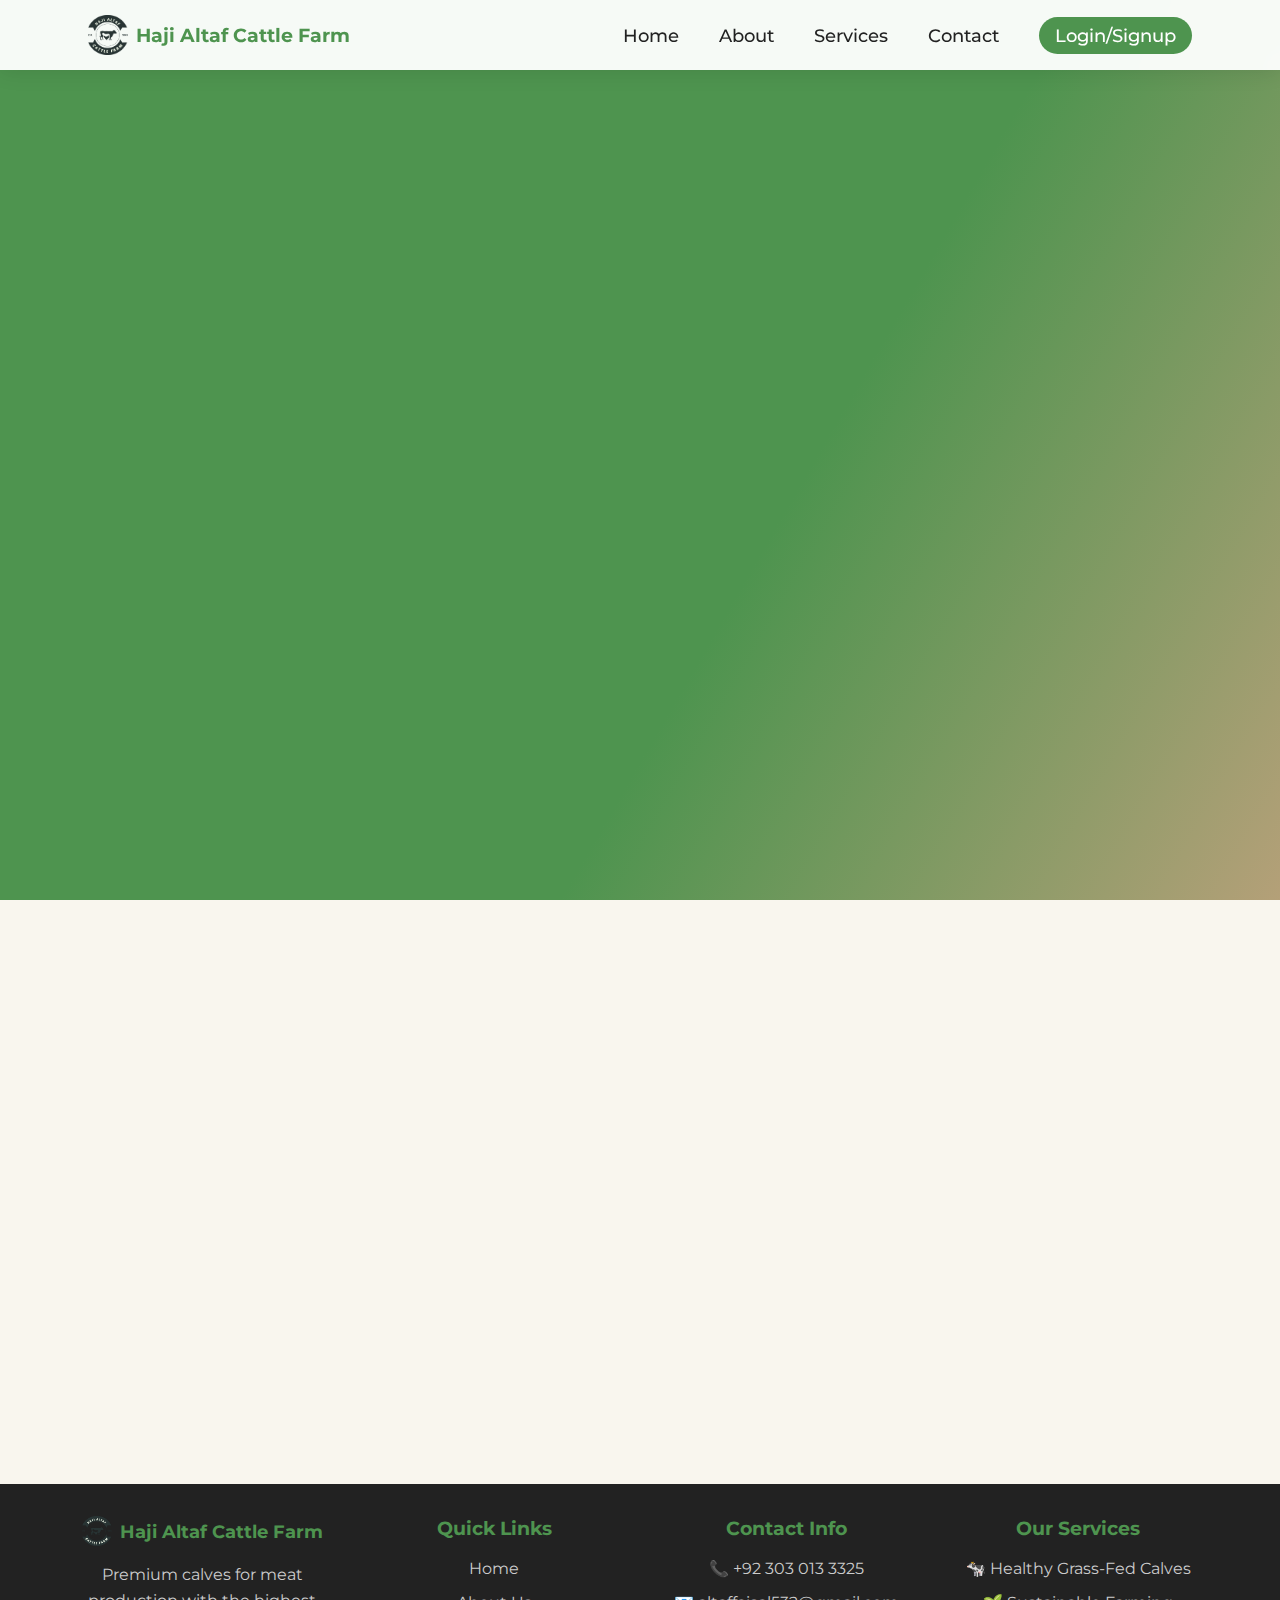
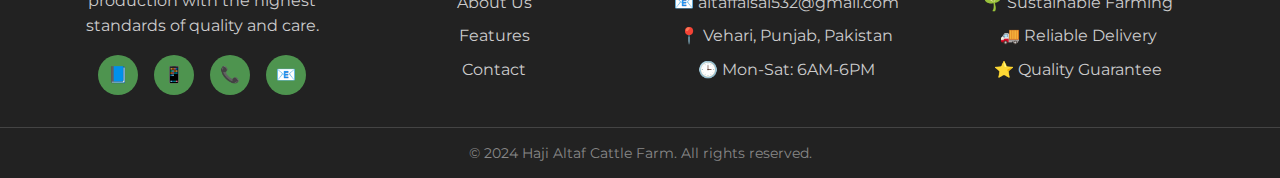
<file: index.html>
<!DOCTYPE html>
<html lang="en">
<head>
  <meta charset="UTF-8">
  <meta name="viewport" content="width=device-width, initial-scale=1.0">
  <title>Haji Altaf Cattle Farm</title>
  <link rel="preconnect" href="https://fonts.googleapis.com">
  <link rel="preconnect" href="https://fonts.gstatic.com" crossorigin>
  <link href="https://fonts.googleapis.com/css2?family=Montserrat:wght@700;400&display=swap" rel="stylesheet">
  <link rel="stylesheet" href="home.css">
  <link rel="icon" type="image" href="/Farmtransparent.png">
</head>
<body>
  <nav class="navbar">
    <div class="nav-container">
      <div class="nav-logo">
        <img src="/Farmtransparent.png" alt="Farm Logo" class="nav-logo-img">
        <span class="nav-logo-text">Haji Altaf Cattle Farm</span>
      </div>
      <ul class="nav-menu">
        <li class="nav-item">
          <a href="index.html" class="nav-link">Home</a>
        </li>
        <li class="nav-item">
          <a href="about.html" class="nav-link">About</a>
        </li>
        <li class="nav-item">
          <a href="services.html" class="nav-link">Services</a>
        </li>
        <li class="nav-item">
          <a href="contact.html" class="nav-link">Contact</a>
        </li>
        <li class="nav-item">
          <a href="#" class="nav-link auth-link" id="authBtn">Login/Signup</a>
        </li>
      </ul>
      <div class="hamburger" aria-label="Toggle navigation menu" role="button" tabindex="0">
        <span class="bar"></span>
        <span class="bar"></span>
        <span class="bar"></span>
      </div>
    </div>
  </nav>
  <header id="home">
    <img src="/Farmtransparent.png" alt="Haji Altaf Cattle Farm Logo" class="logo" />
    <h1>Haji Altaf Cattle Farm</h1>
    <div class="subtitle">Premium Calves for Meat – Quality, Care, and Trust</div>
    <button class="cta-btn" onclick="scrollToAbout()">Learn More</button>
  </header>
  <main>
    <section class="about" id="about">
      <img src="/Farmtransparent.png" alt="Cattle Farm" class="about-img" />
      <h2>About Us</h2>
      <p>
        At Haji Altaf Cattle Farm, we specialize in raising healthy, well-cared-for calves for premium quality meat. Our farm combines traditional values with modern animal husbandry, ensuring ethical practices and the best standards for our livestock.
      </p>
      <p>
        Whether you are a wholesaler, retailer, or individual, we provide the finest calves, raised with care and delivered with integrity.
      </p>
    </section>
    <!-- <section class="features" id="features">
      <h2>Why Choose Us?</h2>
      <div class="features-list">
        <div class="feature">
          <div class="feature-icon">🐄</div>
          <div>Healthy, Grass-Fed Calves</div>
        </div>
        <div class="feature">
          <div class="feature-icon">🌱</div>
          <div>Ethical & Sustainable Practices</div>
        </div>
        <div class="feature">
          <div class="feature-icon">🚚</div>
          <div>Reliable Delivery</div>
        </div>
        <div class="feature">
          <div class="feature-icon">⭐</div>
          <div>Trusted by Customers</div>
        </div>
      </div>
    </section> -->
    <!-- <section class="contact" id="contact">
      <h2>Contact Us</h2>
      <p>Interested in our premium calves? Get in touch with us for more information about our products and services.</p>
      <div class="contact-info">
        <div class="contact-item">
          <div class="contact-icon">📞</div>
          <div>
            <h3>Phone</h3>
            <p>+92 303 013 3325</p>
          </div>
        </div>
        <div class="contact-item">
          <div class="contact-icon">📧</div>
          <div>
            <h3>Email</h3>
            <p>altaffaisal532@gmail.com</p>
          </div>
        </div>
        <div class="contact-item">
          <div class="contact-icon">📍</div>
          <div>
            <h3>Location</h3>
            <p>Vehari, Punjab, Pakistan</p>
          </div>
        </div>
      </div>
    </section> -->
  </main>
  
  <!-- Auth Modal -->
  <div class="modal-overlay" id="authModal">
    <div class="modal-content">
      <div class="modal-header">
        <h2 id="modalTitle">Login</h2>
        <button class="close-btn" id="closeModal">&times;</button>
      </div>
      
      <div class="auth-tabs">
        <button class="tab-btn active" data-tab="login">Login</button>
        <button class="tab-btn" data-tab="signup">Sign Up</button>
      </div>
      
      <!-- Login Form -->
      <form class="auth-form" id="loginForm">
        <div class="form-group">
          <label for="loginEmail">Email</label>
          <input type="email" id="loginEmail" name="email" required>
        </div>
        <div class="form-group">
          <label for="loginPassword">Password</label>
          <input type="password" id="loginPassword" name="password" required>
        </div>
        <div class="form-group">
          <label class="checkbox-label">
            <input type="checkbox" name="remember">
            <span class="checkmark"></span>
            Remember me
          </label>
        </div>
        <button type="submit" class="auth-submit-btn">Login</button>
        <p class="forgot-password">
          <a href="#" class="forgot-link">Forgot Password?</a>
        </p>
      </form>
      
      <!-- Signup Form -->
      <form class="auth-form hidden" id="signupForm">
        <div class="form-group">
          <label for="signupName">Full Name</label>
          <input type="text" id="signupName" name="name" required>
        </div>
        <div class="form-group">
          <label for="signupEmail">Email</label>
          <input type="email" id="signupEmail" name="email" required>
        </div>
        <div class="form-group">
          <label for="signupPhone">Phone Number</label>
          <input type="tel" id="signupPhone" name="phone" required>
        </div>
        <div class="form-group">
          <label for="signupPassword">Password</label>
          <input type="password" id="signupPassword" name="password" required>
        </div>
        <div class="form-group">
          <label for="signupConfirmPassword">Confirm Password</label>
          <input type="password" id="signupConfirmPassword" name="confirmPassword" required>
        </div>
        <div class="form-group">
          <label class="checkbox-label">
            <input type="checkbox" name="terms" required>
            <span class="checkmark"></span>
            I agree to the <a href="#" class="terms-link">Terms & Conditions</a>
          </label>
        </div>
        <button type="submit" class="auth-submit-btn">Sign Up</button>
      </form>
    </div>
  </div>
  
  <footer class="footer">
    <div class="footer-content">
      <div class="footer-section">
        <div class="footer-logo">
          <img src="/Farmtransparent.png" alt="Farm Logo">
          <span>Haji Altaf Cattle Farm</span>
        </div>
        <p>Premium calves for meat production with the highest standards of quality and care.</p>
        <div class="social-links">
          <a href="#" class="social-link" aria-label="Facebook">📘</a>
          <a href="#" class="social-link" aria-label="WhatsApp">📱</a>
          <a href="#" class="social-link" aria-label="Phone">📞</a>
          <a href="#" class="social-link" aria-label="Email">📧</a>
        </div>
      </div>
      
      <div class="footer-section">
        <h3>Quick Links</h3>
        <p><a href="index.html">Home</a></p>
        <p><a href="about.html">About Us</a></p>
        <p><a href="features.html">Features</a></p>
        <p><a href="contact.html">Contact</a></p>
      </div>
      
      <div class="footer-section">
        <h3>Contact Info</h3>
        <p>📞 +92 303 013 3325</p>
        <p>📧 altaffaisal532@gmail.com</p>
        <p>📍 Vehari, Punjab, Pakistan</p>
        <p>🕒 Mon-Sat: 6AM-6PM</p>
      </div>
      
      <div class="footer-section">
        <h3>Our Services</h3>
        <p>🐄 Healthy Grass-Fed Calves</p>
        <p>🌱 Sustainable Farming</p>
        <p>🚚 Reliable Delivery</p>
        <p>⭐ Quality Guarantee</p>
      </div>
    </div>
    
    <div class="footer-bottom">
      <p>&copy; 2024 Haji Altaf Cattle Farm. All rights reserved.</p>
    </div>
  </footer>
  <script>
    // Animate main after header
    window.addEventListener('DOMContentLoaded', () => {
      setTimeout(() => {
        document.querySelector('main').style.opacity = 1;
      }, 2200);
    });
    
    // Smooth scroll to About
    function scrollToAbout() {
      document.getElementById('about').scrollIntoView({ behavior: 'smooth' });
    }
    
    // Mobile hamburger menu functionality
    const hamburger = document.querySelector('.hamburger');
    const navMenu = document.querySelector('.nav-menu');
    
    hamburger.addEventListener('click', () => {
      hamburger.classList.toggle('active');
      navMenu.classList.toggle('active');
    });
    
    // Keyboard support for hamburger menu
    hamburger.addEventListener('keydown', (e) => {
      if (e.key === 'Enter' || e.key === ' ') {
        e.preventDefault();
        hamburger.classList.toggle('active');
        navMenu.classList.toggle('active');
      }
    });
    
    // Close mobile menu when clicking on a link
    document.querySelectorAll('.nav-link').forEach(n => n.addEventListener('click', () => {
      hamburger.classList.remove('active');
      navMenu.classList.remove('active');
    }));
    
    // Close mobile menu when clicking outside
    document.addEventListener('click', (e) => {
      if (!hamburger.contains(e.target) && !navMenu.contains(e.target)) {
        hamburger.classList.remove('active');
        navMenu.classList.remove('active');
      }
    });
    
    // Close mobile menu on escape key
    document.addEventListener('keydown', (e) => {
      if (e.key === 'Escape') {
        hamburger.classList.remove('active');
        navMenu.classList.remove('active');
      }
    });
    
    // Smooth scrolling for all navigation links
    document.querySelectorAll('a[href^="#"]').forEach(anchor => {
      anchor.addEventListener('click', function (e) {
        e.preventDefault();
        const target = document.querySelector(this.getAttribute('href'));
        if (target) {
          target.scrollIntoView({
            behavior: 'smooth',
            block: 'start'
          });
        }
      });
    });
    
    // Add scroll-based navbar styling
    window.addEventListener('scroll', () => {
      const navbar = document.querySelector('.navbar');
      if (window.scrollY > 50) {
        navbar.style.background = 'rgba(255, 255, 255, 0.98)';
        navbar.style.boxShadow = '0 2px 20px rgba(0, 0, 0, 0.15)';
      } else {
        navbar.style.background = 'rgba(255, 255, 255, 0.95)';
        navbar.style.boxShadow = '0 2px 20px rgba(0, 0, 0, 0.1)';
      }
    });
    
    // Auth Modal Functionality
    const authBtn = document.getElementById('authBtn');
    const authModal = document.getElementById('authModal');
    const closeModal = document.getElementById('closeModal');
    const modalTitle = document.getElementById('modalTitle');
    const tabBtns = document.querySelectorAll('.tab-btn');
    const loginForm = document.getElementById('loginForm');
    const signupForm = document.getElementById('signupForm');
    
    // Open modal
    authBtn.addEventListener('click', (e) => {
      e.preventDefault();
      authModal.classList.add('active');
      document.body.style.overflow = 'hidden';
    });
    
    // Close modal
    closeModal.addEventListener('click', () => {
      authModal.classList.remove('active');
      document.body.style.overflow = '';
    });
    
    // Close modal when clicking outside
    authModal.addEventListener('click', (e) => {
      if (e.target === authModal) {
        authModal.classList.remove('active');
        document.body.style.overflow = '';
      }
    });
    
    // Close modal on escape key
    document.addEventListener('keydown', (e) => {
      if (e.key === 'Escape' && authModal.classList.contains('active')) {
        authModal.classList.remove('active');
        document.body.style.overflow = '';
      }
    });
    
    // Tab switching
    tabBtns.forEach(btn => {
      btn.addEventListener('click', () => {
        const tab = btn.getAttribute('data-tab');
        
        // Update active tab
        tabBtns.forEach(b => b.classList.remove('active'));
        btn.classList.add('active');
        
        // Show/hide forms
        if (tab === 'login') {
          loginForm.classList.remove('hidden');
          signupForm.classList.add('hidden');
          modalTitle.textContent = 'Login';
        } else {
          loginForm.classList.add('hidden');
          signupForm.classList.remove('hidden');
          modalTitle.textContent = 'Sign Up';
        }
      });
    });
    
    // Form submission handling
    loginForm.addEventListener('submit', (e) => {
      e.preventDefault();
      const formData = new FormData(loginForm);
      const email = formData.get('email');
      const password = formData.get('password');
      const remember = formData.get('remember');
      
      // Basic validation
      if (!email || !password) {
        alert('Please fill in all required fields');
        return;
      }
      
      // Simulate login process
      console.log('Login attempt:', { email, password, remember });
      alert('Login functionality would be implemented here');
      
      // Close modal after successful login
      authModal.classList.remove('active');
      document.body.style.overflow = '';
    });
    
    signupForm.addEventListener('submit', (e) => {
      e.preventDefault();
      const formData = new FormData(signupForm);
      const name = formData.get('name');
      const email = formData.get('email');
      const phone = formData.get('phone');
      const password = formData.get('password');
      const confirmPassword = formData.get('confirmPassword');
      const terms = formData.get('terms');
      
      // Basic validation
      if (!name || !email || !phone || !password || !confirmPassword) {
        alert('Please fill in all required fields');
        return;
      }
      
      if (password !== confirmPassword) {
        alert('Passwords do not match');
        return;
      }
      
      if (!terms) {
        alert('Please agree to the Terms & Conditions');
        return;
      }
      
      // Simulate signup process
      console.log('Signup attempt:', { name, email, phone, password });
      alert('Signup functionality would be implemented here');
      
      // Close modal after successful signup
      authModal.classList.remove('active');
      document.body.style.overflow = '';
    });
    
    // Password confirmation validation
    const signupPassword = document.getElementById('signupPassword');
    const signupConfirmPassword = document.getElementById('signupConfirmPassword');
    
    signupConfirmPassword.addEventListener('input', () => {
      if (signupPassword.value !== signupConfirmPassword.value) {
        signupConfirmPassword.setCustomValidity('Passwords do not match');
      } else {
        signupConfirmPassword.setCustomValidity('');
      }
    });
    
    signupPassword.addEventListener('input', () => {
      if (signupConfirmPassword.value && signupPassword.value !== signupConfirmPassword.value) {
        signupConfirmPassword.setCustomValidity('Passwords do not match');
      } else {
        signupConfirmPassword.setCustomValidity('');
      }
    });
  </script>
</body>
</html>
</file>
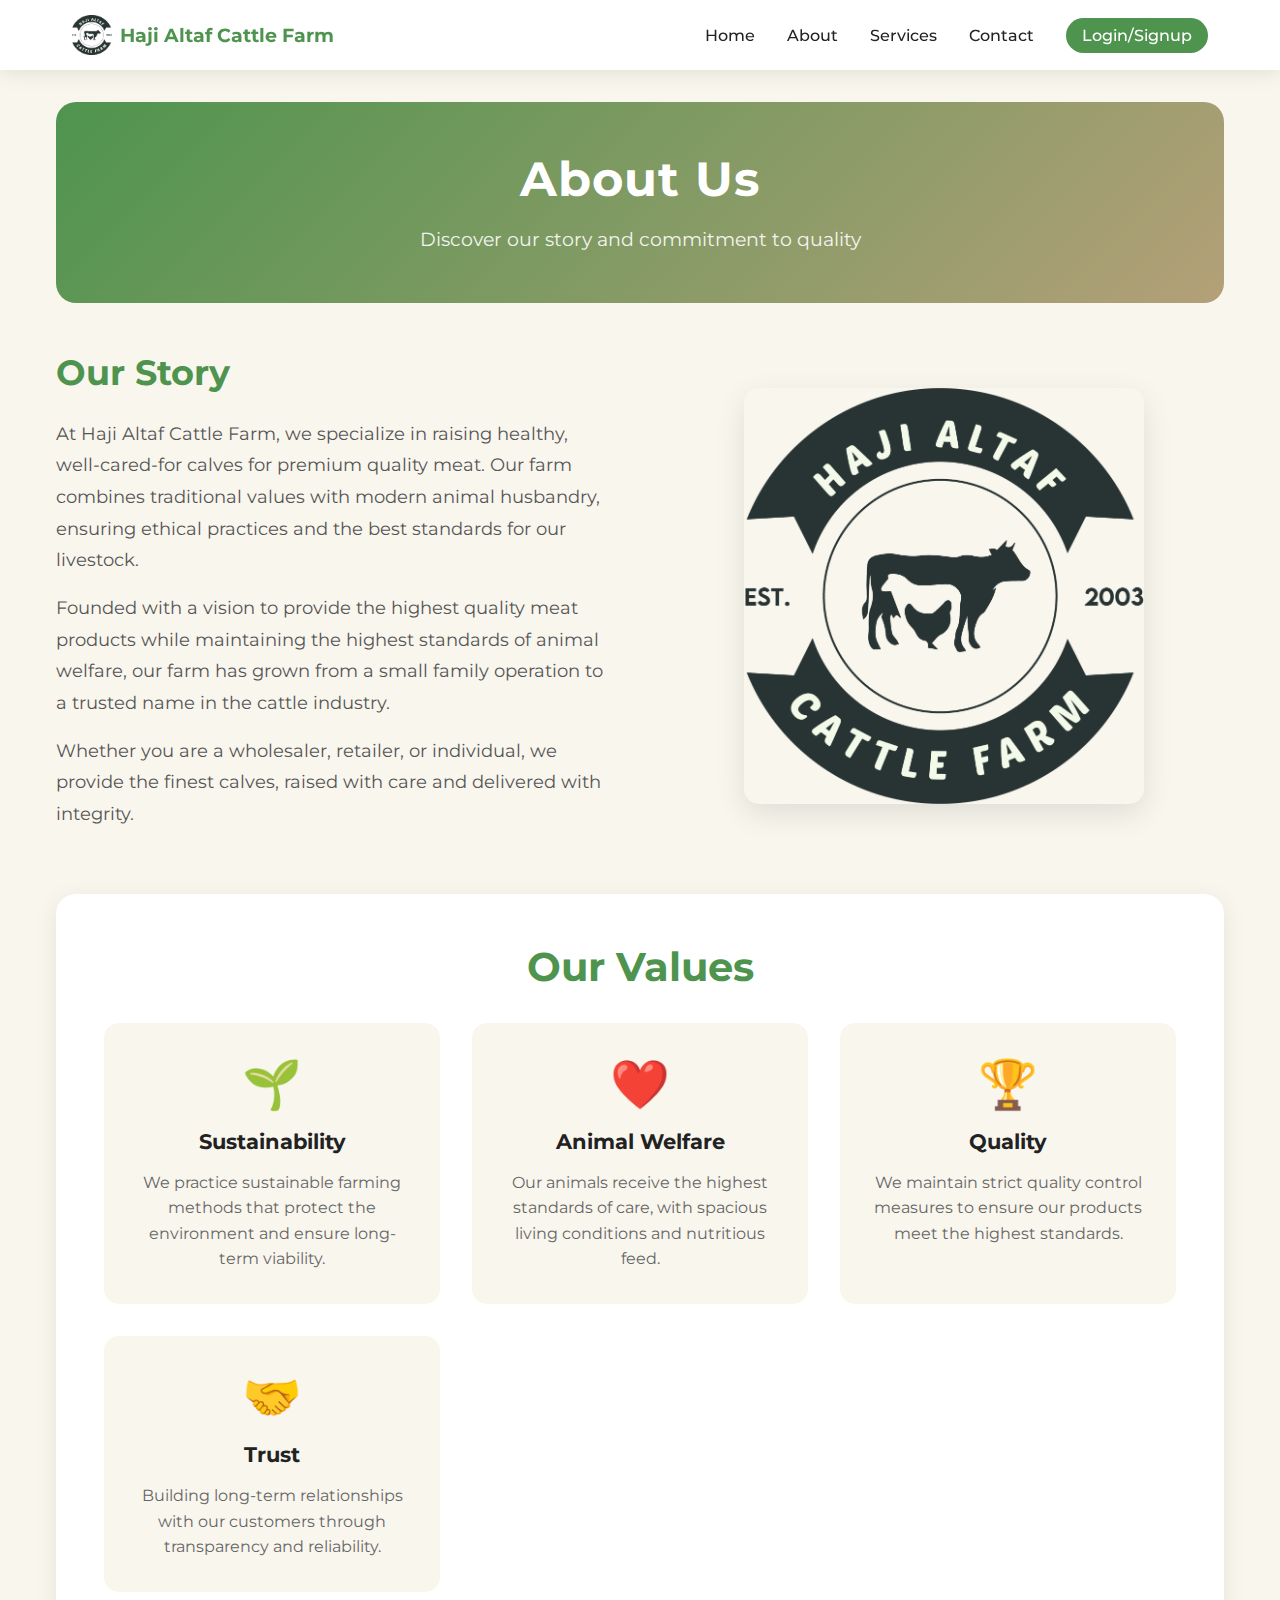
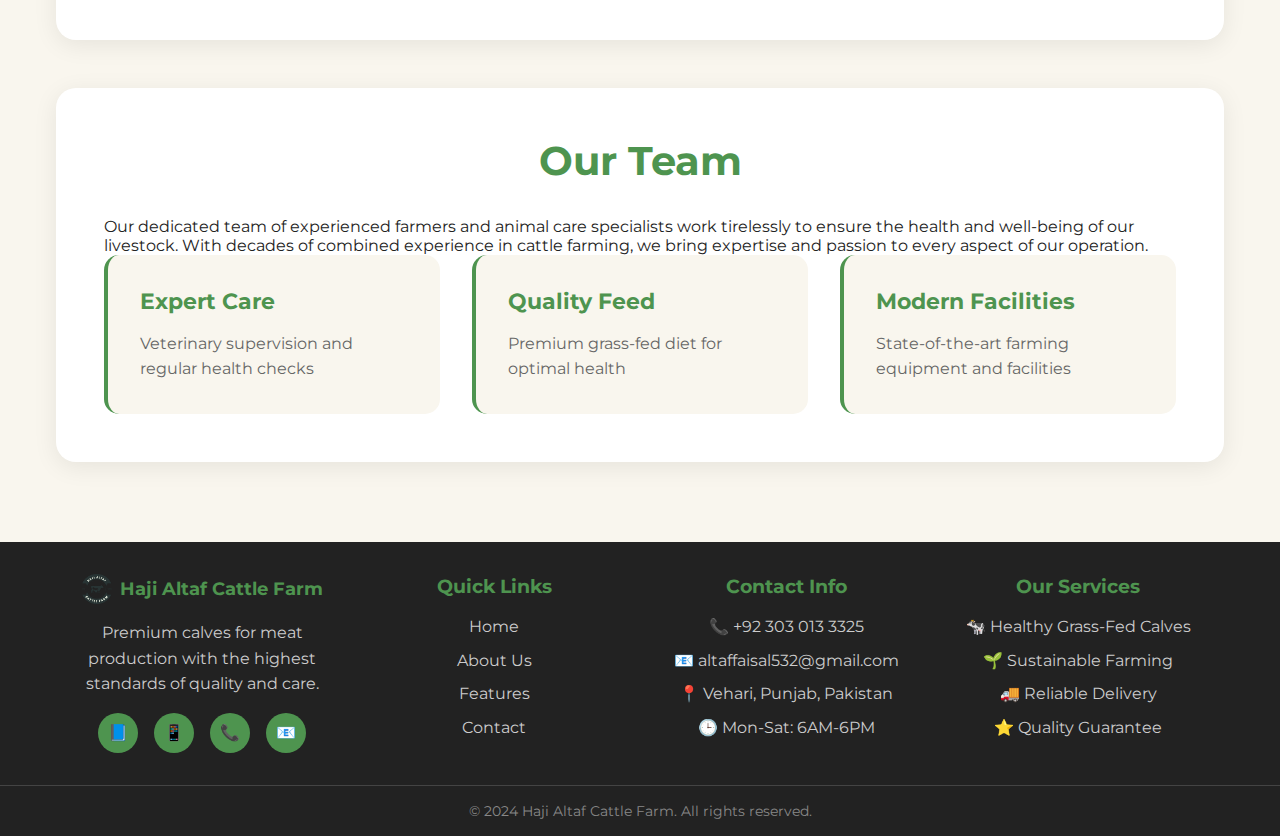
<file: about.html>
<!DOCTYPE html>
<html lang="en">
<head>
  <meta charset="UTF-8">
  <meta name="viewport" content="width=device-width, initial-scale=1.0">
  <title>About Us - Haji Altaf Cattle Farm</title>
  <link rel="preconnect" href="https://fonts.googleapis.com">
  <link rel="preconnect" href="https://fonts.gstatic.com" crossorigin>
  <link href="https://fonts.googleapis.com/css2?family=Montserrat:wght@700;400&display=swap" rel="stylesheet">
  <link rel="stylesheet" href="about.css">
  <link rel="icon" type="image" href="/Farmtransparent.png">
</head>
<body>
  <nav class="navbar">
    <div class="nav-container">
      <div class="nav-logo">
        <img src="/Farmtransparent.png" alt="Farm Logo" class="nav-logo-img">
        <span class="nav-logo-text">Haji Altaf Cattle Farm</span>
      </div>
      <ul class="nav-menu">
        <li class="nav-item">
          <a href="index.html" class="nav-link">Home</a>
        </li>
        <li class="nav-item">
          <a href="about.html" class="nav-link">About</a>
        </li>
        <li class="nav-item">
          <a href="services.html" class="nav-link">Services</a>
        </li>
        <li class="nav-item">
          <a href="contact.html" class="nav-link">Contact</a>
        </li>
        <li class="nav-item">
          <a href="#" class="nav-link auth-link" id="authBtn">Login/Signup</a>
        </li>
      </ul>
      <div class="hamburger" aria-label="Toggle navigation menu" role="button" tabindex="0">
        <span class="bar"></span>
        <span class="bar"></span>
        <span class="bar"></span>
      </div>
    </div>
  </nav>

  <main class="page-main">
    <section class="page-header">
      <h1>About Us</h1>
      <p class="page-subtitle">Discover our story and commitment to quality</p>
    </section>

    <section class="about-content">
      <div class="about-grid">
        <div class="about-text">
          <h2>Our Story</h2>
          <p>
            At Haji Altaf Cattle Farm, we specialize in raising healthy, well-cared-for calves for premium quality meat. Our farm combines traditional values with modern animal husbandry, ensuring ethical practices and the best standards for our livestock.
          </p>
          <p>
            Founded with a vision to provide the highest quality meat products while maintaining the highest standards of animal welfare, our farm has grown from a small family operation to a trusted name in the cattle industry.
          </p>
          <p>
            Whether you are a wholesaler, retailer, or individual, we provide the finest calves, raised with care and delivered with integrity.
          </p>
        </div>
        <div class="about-image">
          <img src="/Farmtransparent.png" alt="Cattle Farm" class="about-img" />
        </div>
      </div>

      <div class="values-section">
        <h2>Our Values</h2>
        <div class="values-grid">
          <div class="value-item">
            <div class="value-icon">🌱</div>
            <h3>Sustainability</h3>
            <p>We practice sustainable farming methods that protect the environment and ensure long-term viability.</p>
          </div>
          <div class="value-item">
            <div class="value-icon">❤️</div>
            <h3>Animal Welfare</h3>
            <p>Our animals receive the highest standards of care, with spacious living conditions and nutritious feed.</p>
          </div>
          <div class="value-item">
            <div class="value-icon">🏆</div>
            <h3>Quality</h3>
            <p>We maintain strict quality control measures to ensure our products meet the highest standards.</p>
          </div>
          <div class="value-item">
            <div class="value-icon">🤝</div>
            <h3>Trust</h3>
            <p>Building long-term relationships with our customers through transparency and reliability.</p>
          </div>
        </div>
      </div>

      <div class="team-section">
        <h2>Our Team</h2>
        <p>
          Our dedicated team of experienced farmers and animal care specialists work tirelessly to ensure the health and well-being of our livestock. With decades of combined experience in cattle farming, we bring expertise and passion to every aspect of our operation.
        </p>
        <div class="team-highlights">
          <div class="highlight">
            <h3>Expert Care</h3>
            <p>Veterinary supervision and regular health checks</p>
          </div>
          <div class="highlight">
            <h3>Quality Feed</h3>
            <p>Premium grass-fed diet for optimal health</p>
          </div>
          <div class="highlight">
            <h3>Modern Facilities</h3>
            <p>State-of-the-art farming equipment and facilities</p>
          </div>
        </div>
      </div>
    </section>
  </main>

  <!-- Auth Modal -->
  <div class="modal-overlay" id="authModal">
    <div class="modal-content">
      <div class="modal-header">
        <h2 id="modalTitle">Login</h2>
        <button class="close-btn" id="closeModal">&times;</button>
      </div>
      
      <div class="auth-tabs">
        <button class="tab-btn active" data-tab="login">Login</button>
        <button class="tab-btn" data-tab="signup">Sign Up</button>
      </div>
      
      <!-- Login Form -->
      <form class="auth-form" id="loginForm">
        <div class="form-group">
          <label for="loginEmail">Email</label>
          <input type="email" id="loginEmail" name="email" required>
        </div>
        <div class="form-group">
          <label for="loginPassword">Password</label>
          <input type="password" id="loginPassword" name="password" required>
        </div>
        <div class="form-group">
          <label class="checkbox-label">
            <input type="checkbox" name="remember">
            <span class="checkmark"></span>
            Remember me
          </label>
        </div>
        <button type="submit" class="auth-submit-btn">Login</button>
        <p class="forgot-password">
          <a href="#" class="forgot-link">Forgot Password?</a>
        </p>
      </form>
      
      <!-- Signup Form -->
      <form class="auth-form hidden" id="signupForm">
        <div class="form-group">
          <label for="signupName">Full Name</label>
          <input type="text" id="signupName" name="name" required>
        </div>
        <div class="form-group">
          <label for="signupEmail">Email</label>
          <input type="email" id="signupEmail" name="email" required>
        </div>
        <div class="form-group">
          <label for="signupPhone">Phone Number</label>
          <input type="tel" id="signupPhone" name="phone" required>
        </div>
        <div class="form-group">
          <label for="signupPassword">Password</label>
          <input type="password" id="signupPassword" name="password" required>
        </div>
        <div class="form-group">
          <label for="signupConfirmPassword">Confirm Password</label>
          <input type="password" id="signupConfirmPassword" name="confirmPassword" required>
        </div>
        <div class="form-group">
          <label class="checkbox-label">
            <input type="checkbox" name="terms" required>
            <span class="checkmark"></span>
            I agree to the <a href="#" class="terms-link">Terms & Conditions</a>
          </label>
        </div>
        <button type="submit" class="auth-submit-btn">Sign Up</button>
      </form>
    </div>
  </div>

  <footer class="footer">
    <div class="footer-content">
      <div class="footer-section">
        <div class="footer-logo">
          <img src="/Farmtransparent.png" alt="Farm Logo">
          <span>Haji Altaf Cattle Farm</span>
        </div>
        <p>Premium calves for meat production with the highest standards of quality and care.</p>
        <div class="social-links">
          <a href="#" class="social-link" aria-label="Facebook">📘</a>
          <a href="#" class="social-link" aria-label="WhatsApp">📱</a>
          <a href="#" class="social-link" aria-label="Phone">📞</a>
          <a href="#" class="social-link" aria-label="Email">📧</a>
        </div>
      </div>
      
      <div class="footer-section">
        <h3>Quick Links</h3>
        <p><a href="index.html">Home</a></p>
        <p><a href="about.html">About Us</a></p>
        <p><a href="features.html">Features</a></p>
        <p><a href="contact.html">Contact</a></p>
      </div>
      
      <div class="footer-section">
        <h3>Contact Info</h3>
        <p>📞 +92 303 013 3325</p>
        <p>📧 altaffaisal532@gmail.com</p>
        <p>📍 Vehari, Punjab, Pakistan</p>
        <p>🕒 Mon-Sat: 6AM-6PM</p>
      </div>
      
      <div class="footer-section">
        <h3>Our Services</h3>
        <p>🐄 Healthy Grass-Fed Calves</p>
        <p>🌱 Sustainable Farming</p>
        <p>🚚 Reliable Delivery</p>
        <p>⭐ Quality Guarantee</p>
      </div>
    </div>
    
    <div class="footer-bottom">
      <p>&copy; 2024 Haji Altaf Cattle Farm. All rights reserved.</p>
    </div>
  </footer>

  <script>
    // Mobile hamburger menu functionality
    const hamburger = document.querySelector('.hamburger');
    const navMenu = document.querySelector('.nav-menu');
    
    hamburger.addEventListener('click', () => {
      hamburger.classList.toggle('active');
      navMenu.classList.toggle('active');
    });
    
    // Keyboard support for hamburger menu
    hamburger.addEventListener('keydown', (e) => {
      if (e.key === 'Enter' || e.key === ' ') {
        e.preventDefault();
        hamburger.classList.toggle('active');
        navMenu.classList.toggle('active');
      }
    });
    
    // Close mobile menu when clicking on a link
    document.querySelectorAll('.nav-link').forEach(n => n.addEventListener('click', () => {
      hamburger.classList.remove('active');
      navMenu.classList.remove('active');
    }));
    
    // Close mobile menu when clicking outside
    document.addEventListener('click', (e) => {
      if (!hamburger.contains(e.target) && !navMenu.contains(e.target)) {
        hamburger.classList.remove('active');
        navMenu.classList.remove('active');
      }
    });
    
    // Close mobile menu on escape key
    document.addEventListener('keydown', (e) => {
      if (e.key === 'Escape') {
        hamburger.classList.remove('active');
        navMenu.classList.remove('active');
      }
    });
    
    // Add scroll-based navbar styling
    window.addEventListener('scroll', () => {
      const navbar = document.querySelector('.navbar');
      if (window.scrollY > 50) {
        navbar.style.background = 'rgba(255, 255, 255, 0.98)';
        navbar.style.boxShadow = '0 2px 20px rgba(0, 0, 0, 0.15)';
      } else {
        navbar.style.background = 'rgba(255, 255, 255, 0.95)';
        navbar.style.boxShadow = '0 2px 20px rgba(0, 0, 0, 0.1)';
      }
    });
    
    // Auth Modal Functionality
    const authBtn = document.getElementById('authBtn');
    const authModal = document.getElementById('authModal');
    const closeModal = document.getElementById('closeModal');
    const modalTitle = document.getElementById('modalTitle');
    const tabBtns = document.querySelectorAll('.tab-btn');
    const loginForm = document.getElementById('loginForm');
    const signupForm = document.getElementById('signupForm');
    
    // Open modal
    authBtn.addEventListener('click', (e) => {
      e.preventDefault();
      authModal.classList.add('active');
      document.body.style.overflow = 'hidden';
    });
    
    // Close modal
    closeModal.addEventListener('click', () => {
      authModal.classList.remove('active');
      document.body.style.overflow = '';
    });
    
    // Close modal when clicking outside
    authModal.addEventListener('click', (e) => {
      if (e.target === authModal) {
        authModal.classList.remove('active');
        document.body.style.overflow = '';
      }
    });
    
    // Close modal on escape key
    document.addEventListener('keydown', (e) => {
      if (e.key === 'Escape' && authModal.classList.contains('active')) {
        authModal.classList.remove('active');
        document.body.style.overflow = '';
      }
    });
    
    // Tab switching
    tabBtns.forEach(btn => {
      btn.addEventListener('click', () => {
        const tab = btn.getAttribute('data-tab');
        
        // Update active tab
        tabBtns.forEach(b => b.classList.remove('active'));
        btn.classList.add('active');
        
        // Show/hide forms
        if (tab === 'login') {
          loginForm.classList.remove('hidden');
          signupForm.classList.add('hidden');
          modalTitle.textContent = 'Login';
        } else {
          loginForm.classList.add('hidden');
          signupForm.classList.remove('hidden');
          modalTitle.textContent = 'Sign Up';
        }
      });
    });
    
    // Form submission handling
    loginForm.addEventListener('submit', (e) => {
      e.preventDefault();
      const formData = new FormData(loginForm);
      const email = formData.get('email');
      const password = formData.get('password');
      const remember = formData.get('remember');
      
      // Basic validation
      if (!email || !password) {
        alert('Please fill in all required fields');
        return;
      }
      
      // Simulate login process
      console.log('Login attempt:', { email, password, remember });
      alert('Login functionality would be implemented here');
      
      // Close modal after successful login
      authModal.classList.remove('active');
      document.body.style.overflow = '';
    });
    
    signupForm.addEventListener('submit', (e) => {
      e.preventDefault();
      const formData = new FormData(signupForm);
      const name = formData.get('name');
      const email = formData.get('email');
      const phone = formData.get('phone');
      const password = formData.get('password');
      const confirmPassword = formData.get('confirmPassword');
      const terms = formData.get('terms');
      
      // Basic validation
      if (!name || !email || !phone || !password || !confirmPassword) {
        alert('Please fill in all required fields');
        return;
      }
      
      if (password !== confirmPassword) {
        alert('Passwords do not match');
        return;
      }
      
      if (!terms) {
        alert('Please agree to the Terms & Conditions');
        return;
      }
      
      // Simulate signup process
      console.log('Signup attempt:', { name, email, phone, password });
      alert('Signup functionality would be implemented here');
      
      // Close modal after successful signup
      authModal.classList.remove('active');
      document.body.style.overflow = '';
    });
    
    // Password confirmation validation
    const signupPassword = document.getElementById('signupPassword');
    const signupConfirmPassword = document.getElementById('signupConfirmPassword');
    
    signupConfirmPassword.addEventListener('input', () => {
      if (signupPassword.value !== signupConfirmPassword.value) {
        signupConfirmPassword.setCustomValidity('Passwords do not match');
      } else {
        signupConfirmPassword.setCustomValidity('');
      }
    });
    
    signupPassword.addEventListener('input', () => {
      if (signupConfirmPassword.value && signupPassword.value !== signupConfirmPassword.value) {
        signupConfirmPassword.setCustomValidity('Passwords do not match');
      } else {
        signupConfirmPassword.setCustomValidity('');
      }
    });
  </script>
</body>
</html>
</file>
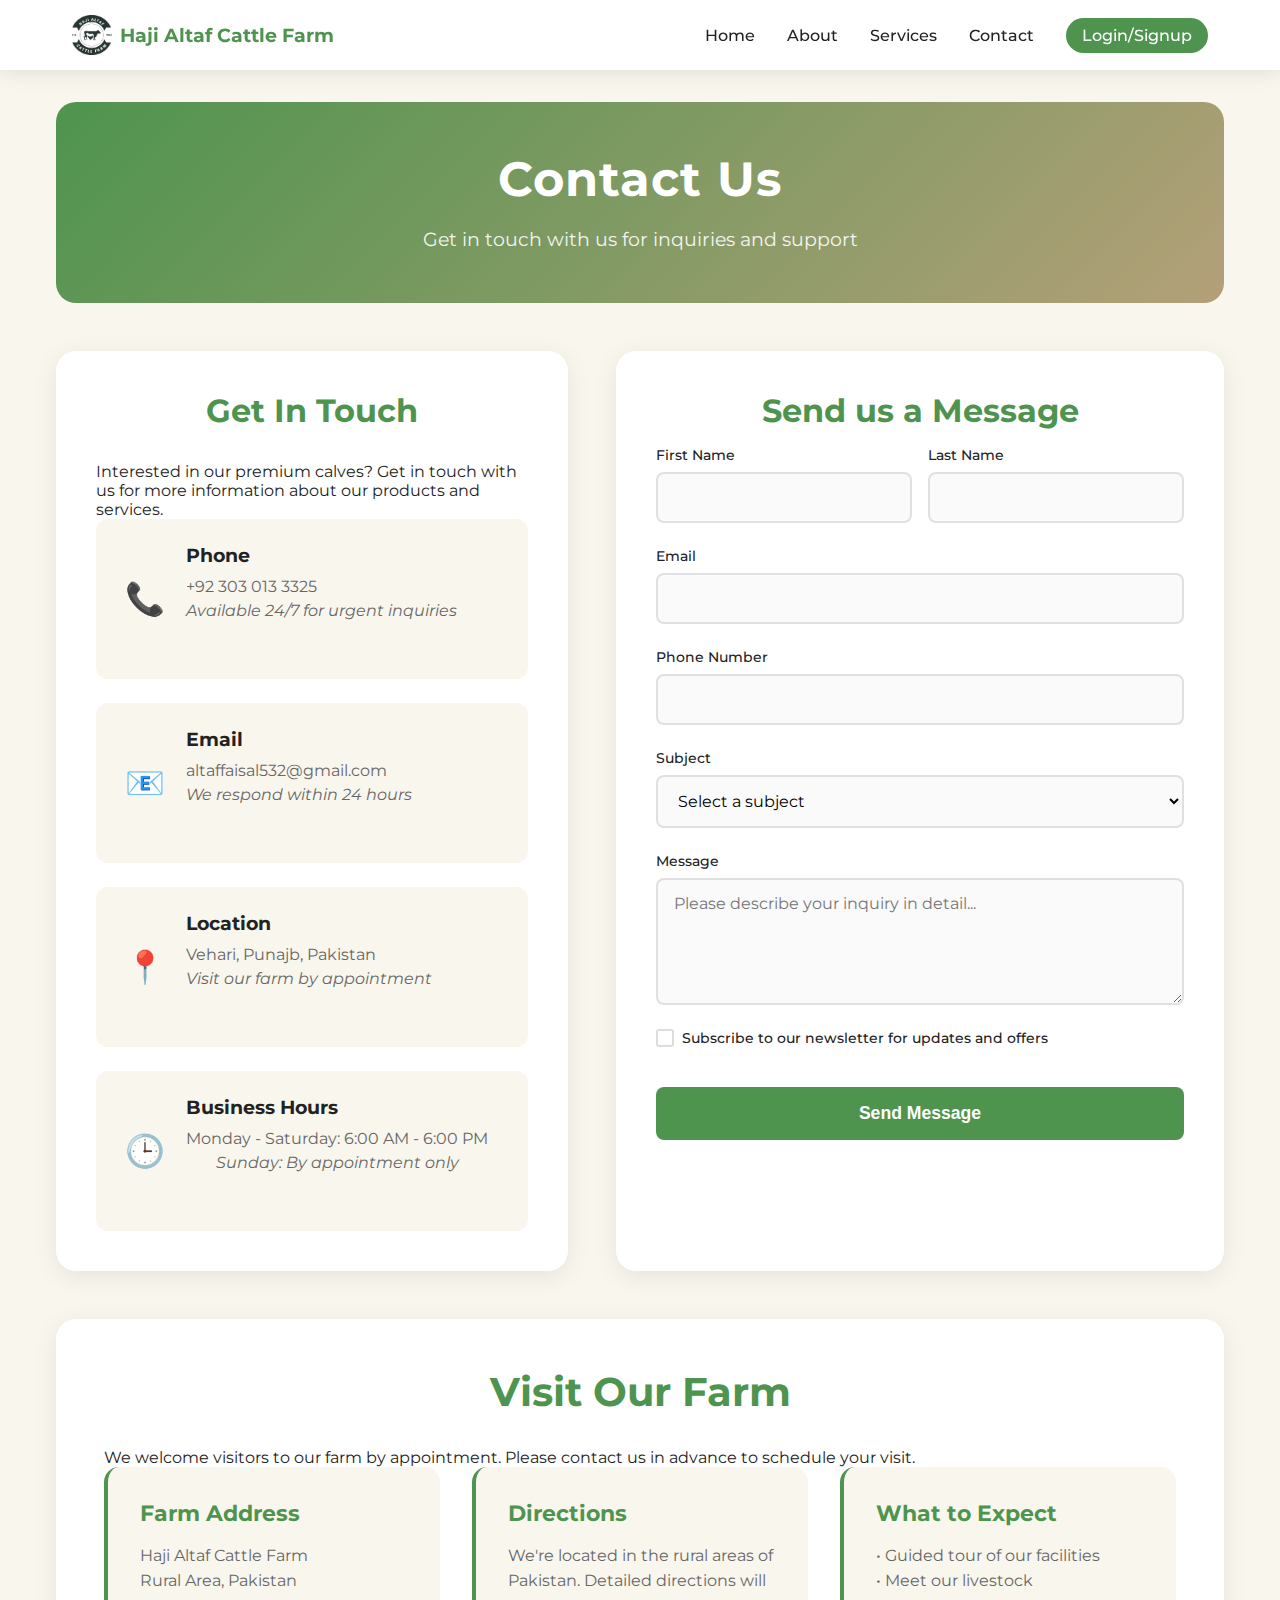
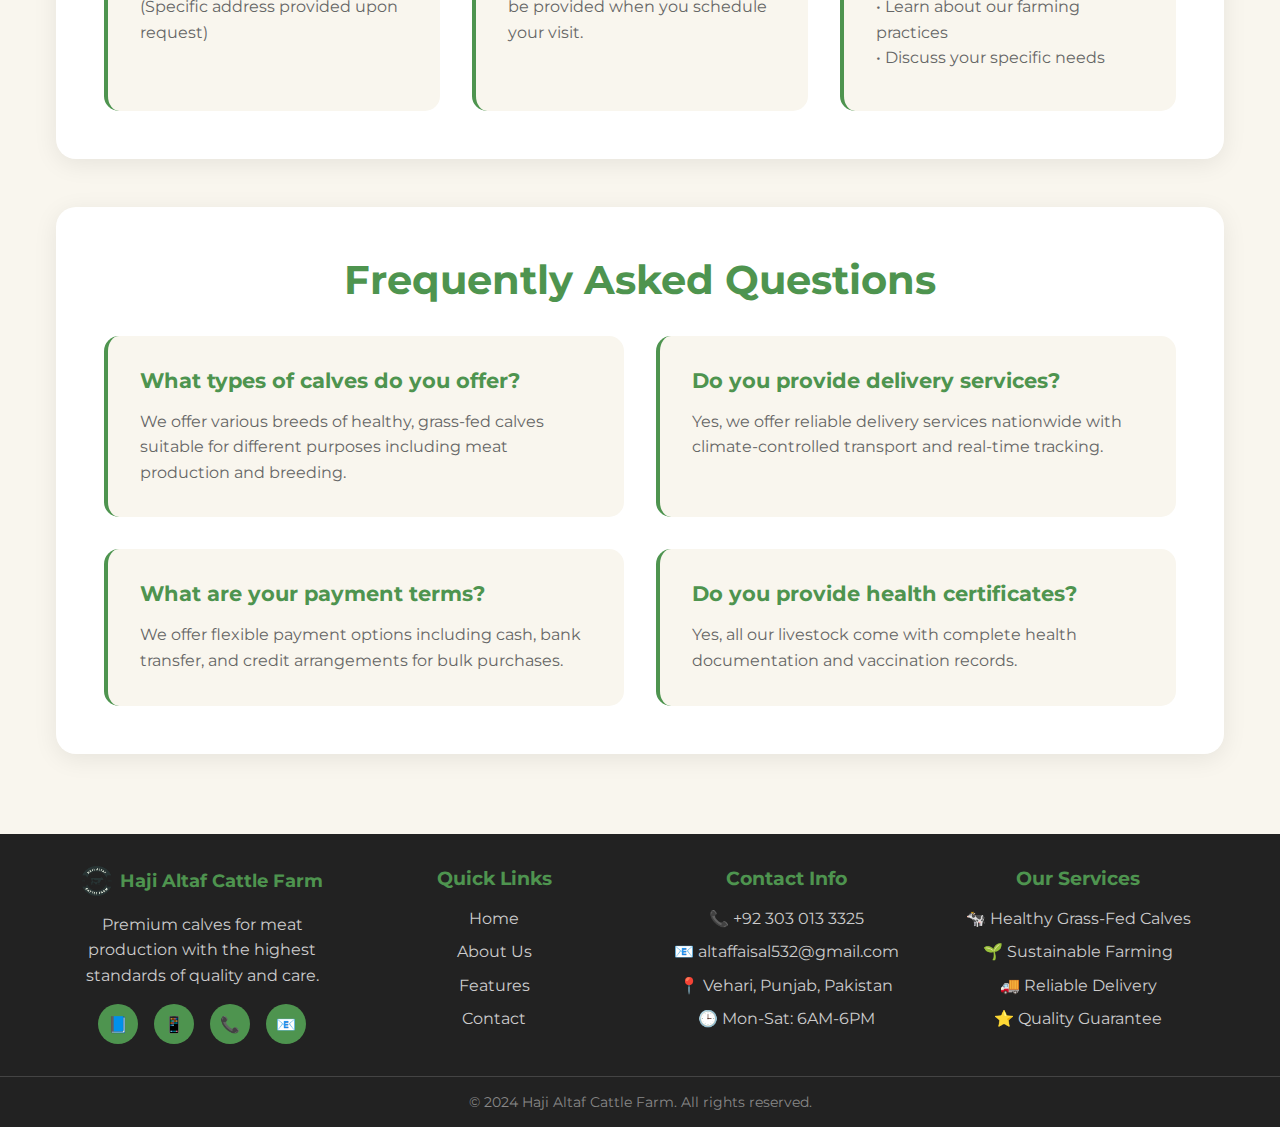
<file: contact.html>
<!DOCTYPE html>
<html lang="en">
<head>
  <meta charset="UTF-8">
  <meta name="viewport" content="width=device-width, initial-scale=1.0">
  <title>Contact Us - Haji Altaf Cattle Farm</title>
  <link rel="preconnect" href="https://fonts.googleapis.com">
  <link rel="preconnect" href="https://fonts.gstatic.com" crossorigin>
  <link href="https://fonts.googleapis.com/css2?family=Montserrat:wght@700;400&display=swap" rel="stylesheet">
  <link rel="stylesheet" href="contact.css">
  <link rel="icon" type="image" href="/Farmtransparent.png">
</head>
<body>
  <nav class="navbar">
    <div class="nav-container">
      <div class="nav-logo">
        <img src="/Farmtransparent.png" alt="Farm Logo" class="nav-logo-img">
        <span class="nav-logo-text">Haji Altaf Cattle Farm</span>
      </div>
      <ul class="nav-menu">
        <li class="nav-item">
          <a href="index.html" class="nav-link">Home</a>
        </li>
        <li class="nav-item">
          <a href="about.html" class="nav-link">About</a>
        </li>
        <li class="nav-item">
          <a href="services.html" class="nav-link">Services</a>
        </li>
        <li class="nav-item">
          <a href="contact.html" class="nav-link">Contact</a>
        </li>
        <li class="nav-item">
          <a href="#" class="nav-link auth-link" id="authBtn">Login/Signup</a>
        </li>
      </ul>
      <div class="hamburger" aria-label="Toggle navigation menu" role="button" tabindex="0">
        <span class="bar"></span>
        <span class="bar"></span>
        <span class="bar"></span>
      </div>
    </div>
  </nav>

  <main class="page-main">
    <section class="page-header">
      <h1>Contact Us</h1>
      <p class="page-subtitle">Get in touch with us for inquiries and support</p>
    </section>

    <section class="contact-content">
      <div class="contact-grid">
        <div class="contact-info-section">
          <h2>Get In Touch</h2>
          <p>Interested in our premium calves? Get in touch with us for more information about our products and services.</p>
          
          <div class="contact-info">
            <div class="contact-item">
              <div class="contact-icon">📞</div>
              <div>
                <h3>Phone</h3>
                <p>+92 303 013 3325</p>
                <p class="contact-note">Available 24/7 for urgent inquiries</p>
              </div>
            </div>
            <div class="contact-item">
              <div class="contact-icon">📧</div>
              <div>
                <h3>Email</h3>
                <p>altaffaisal532@gmail.com</p>
                <p class="contact-note">We respond within 24 hours</p>
              </div>
            </div>
            <div class="contact-item">
              <div class="contact-icon">📍</div>
              <div>
                <h3>Location</h3>
                <p>Vehari, Punajb, Pakistan</p>
                <p class="contact-note">Visit our farm by appointment</p>
              </div>
            </div>
            <div class="contact-item">
              <div class="contact-icon">🕒</div>
              <div>
                <h3>Business Hours</h3>
                <p>Monday - Saturday: 6:00 AM - 6:00 PM</p>
                <p class="contact-note">Sunday: By appointment only</p>
              </div>
            </div>
          </div>
        </div>

        <div class="contact-form-section">
          <h2>Send us a Message</h2>
          <form class="contact-form" id="contactForm">
            <div class="form-row">
              <div class="form-group">
                <label for="firstName">First Name</label>
                <input type="text" id="firstName" name="firstName" required>
              </div>
              <div class="form-group">
                <label for="lastName">Last Name</label>
                <input type="text" id="lastName" name="lastName" required>
              </div>
            </div>
            <div class="form-group">
              <label for="email">Email</label>
              <input type="email" id="email" name="email" required>
            </div>
            <div class="form-group">
              <label for="phone">Phone Number</label>
              <input type="tel" id="phone" name="phone" required>
            </div>
            <div class="form-group">
              <label for="subject">Subject</label>
              <select id="subject" name="subject" required>
                <option value="">Select a subject</option>
                <option value="general">General Inquiry</option>
                <option value="purchase">Purchase Inquiry</option>
                <option value="wholesale">Wholesale Inquiry</option>
                <option value="consultation">Consultation Request</option>
                <option value="support">Customer Support</option>
                <option value="other">Other</option>
              </select>
            </div>
            <div class="form-group">
              <label for="message">Message</label>
              <textarea id="message" name="message" rows="5" placeholder="Please describe your inquiry in detail..." required></textarea>
            </div>
            <div class="form-group">
              <label class="checkbox-label">
                <input type="checkbox" name="newsletter" id="newsletter">
                <span class="checkmark"></span>
                Subscribe to our newsletter for updates and offers
              </label>
            </div>
            <button type="submit" class="contact-submit-btn">Send Message</button>
          </form>
        </div>
      </div>

      <div class="location-section">
        <h2>Visit Our Farm</h2>
        <p>We welcome visitors to our farm by appointment. Please contact us in advance to schedule your visit.</p>
        <div class="location-details">
          <div class="location-item">
            <h3>Farm Address</h3>
            <p>Haji Altaf Cattle Farm<br>
            Rural Area, Pakistan<br>
            (Specific address provided upon request)</p>
          </div>
          <div class="location-item">
            <h3>Directions</h3>
            <p>We're located in the rural areas of Pakistan. Detailed directions will be provided when you schedule your visit.</p>
          </div>
          <div class="location-item">
            <h3>What to Expect</h3>
            <p>• Guided tour of our facilities<br>
            • Meet our livestock<br>
            • Learn about our farming practices<br>
            • Discuss your specific needs</p>
          </div>
        </div>
      </div>

      <div class="faq-section">
        <h2>Frequently Asked Questions</h2>
        <div class="faq-grid">
          <div class="faq-item">
            <h3>What types of calves do you offer?</h3>
            <p>We offer various breeds of healthy, grass-fed calves suitable for different purposes including meat production and breeding.</p>
          </div>
          <div class="faq-item">
            <h3>Do you provide delivery services?</h3>
            <p>Yes, we offer reliable delivery services nationwide with climate-controlled transport and real-time tracking.</p>
          </div>
          <div class="faq-item">
            <h3>What are your payment terms?</h3>
            <p>We offer flexible payment options including cash, bank transfer, and credit arrangements for bulk purchases.</p>
          </div>
          <div class="faq-item">
            <h3>Do you provide health certificates?</h3>
            <p>Yes, all our livestock come with complete health documentation and vaccination records.</p>
          </div>
        </div>
      </div>
    </section>
  </main>

  <!-- Auth Modal -->
  <div class="modal-overlay" id="authModal">
    <div class="modal-content">
      <div class="modal-header">
        <h2 id="modalTitle">Login</h2>
        <button class="close-btn" id="closeModal">&times;</button>
      </div>
      
      <div class="auth-tabs">
        <button class="tab-btn active" data-tab="login">Login</button>
        <button class="tab-btn" data-tab="signup">Sign Up</button>
      </div>
      
      <!-- Login Form -->
      <form class="auth-form" id="loginForm">
        <div class="form-group">
          <label for="loginEmail">Email</label>
          <input type="email" id="loginEmail" name="email" required>
        </div>
        <div class="form-group">
          <label for="loginPassword">Password</label>
          <input type="password" id="loginPassword" name="password" required>
        </div>
        <div class="form-group">
          <label class="checkbox-label">
            <input type="checkbox" name="remember">
            <span class="checkmark"></span>
            Remember me
          </label>
        </div>
        <button type="submit" class="auth-submit-btn">Login</button>
        <p class="forgot-password">
          <a href="#" class="forgot-link">Forgot Password?</a>
        </p>
      </form>
      
      <!-- Signup Form -->
      <form class="auth-form hidden" id="signupForm">
        <div class="form-group">
          <label for="signupName">Full Name</label>
          <input type="text" id="signupName" name="name" required>
        </div>
        <div class="form-group">
          <label for="signupEmail">Email</label>
          <input type="email" id="signupEmail" name="email" required>
        </div>
        <div class="form-group">
          <label for="signupPhone">Phone Number</label>
          <input type="tel" id="signupPhone" name="phone" required>
        </div>
        <div class="form-group">
          <label for="signupPassword">Password</label>
          <input type="password" id="signupPassword" name="password" required>
        </div>
        <div class="form-group">
          <label for="signupConfirmPassword">Confirm Password</label>
          <input type="password" id="signupConfirmPassword" name="confirmPassword" required>
        </div>
        <div class="form-group">
          <label class="checkbox-label">
            <input type="checkbox" name="terms" required>
            <span class="checkmark"></span>
            I agree to the <a href="#" class="terms-link">Terms & Conditions</a>
          </label>
        </div>
        <button type="submit" class="auth-submit-btn">Sign Up</button>
      </form>
    </div>
  </div>

  <footer class="footer">
    <div class="footer-content">
      <div class="footer-section">
        <div class="footer-logo">
          <img src="/Farmtransparent.png" alt="Farm Logo">
          <span>Haji Altaf Cattle Farm</span>
        </div>
        <p>Premium calves for meat production with the highest standards of quality and care.</p>
        <div class="social-links">
          <a href="#" class="social-link" aria-label="Facebook">📘</a>
          <a href="#" class="social-link" aria-label="WhatsApp">📱</a>
          <a href="#" class="social-link" aria-label="Phone">📞</a>
          <a href="#" class="social-link" aria-label="Email">📧</a>
        </div>
      </div>
      
      <div class="footer-section">
        <h3>Quick Links</h3>
        <p><a href="index.html">Home</a></p>
        <p><a href="about.html">About Us</a></p>
        <p><a href="features.html">Features</a></p>
        <p><a href="contact.html">Contact</a></p>
      </div>
      
      <div class="footer-section">
        <h3>Contact Info</h3>
        <p>📞 +92 303 013 3325</p>
        <p>📧 altaffaisal532@gmail.com</p>
        <p>📍 Vehari, Punjab, Pakistan</p>
        <p>🕒 Mon-Sat: 6AM-6PM</p>
      </div>
      
      <div class="footer-section">
        <h3>Our Services</h3>
        <p>🐄 Healthy Grass-Fed Calves</p>
        <p>🌱 Sustainable Farming</p>
        <p>🚚 Reliable Delivery</p>
        <p>⭐ Quality Guarantee</p>
      </div>
    </div>
    
    <div class="footer-bottom">
      <p>&copy; 2024 Haji Altaf Cattle Farm. All rights reserved.</p>
    </div>
  </footer>

  <script>
    // Mobile hamburger menu functionality
    const hamburger = document.querySelector('.hamburger');
    const navMenu = document.querySelector('.nav-menu');
    
    hamburger.addEventListener('click', () => {
      hamburger.classList.toggle('active');
      navMenu.classList.toggle('active');
    });
    
    // Keyboard support for hamburger menu
    hamburger.addEventListener('keydown', (e) => {
      if (e.key === 'Enter' || e.key === ' ') {
        e.preventDefault();
        hamburger.classList.toggle('active');
        navMenu.classList.toggle('active');
      }
    });
    
    // Close mobile menu when clicking on a link
    document.querySelectorAll('.nav-link').forEach(n => n.addEventListener('click', () => {
      hamburger.classList.remove('active');
      navMenu.classList.remove('active');
    }));
    
    // Close mobile menu when clicking outside
    document.addEventListener('click', (e) => {
      if (!hamburger.contains(e.target) && !navMenu.contains(e.target)) {
        hamburger.classList.remove('active');
        navMenu.classList.remove('active');
      }
    });
    
    // Close mobile menu on escape key
    document.addEventListener('keydown', (e) => {
      if (e.key === 'Escape') {
        hamburger.classList.remove('active');
        navMenu.classList.remove('active');
      }
    });
    
    // Add scroll-based navbar styling
    window.addEventListener('scroll', () => {
      const navbar = document.querySelector('.navbar');
      if (window.scrollY > 50) {
        navbar.style.background = 'rgba(255, 255, 255, 0.98)';
        navbar.style.boxShadow = '0 2px 20px rgba(0, 0, 0, 0.15)';
      } else {
        navbar.style.background = 'rgba(255, 255, 255, 0.95)';
        navbar.style.boxShadow = '0 2px 20px rgba(0, 0, 0, 0.1)';
      }
    });
    
    // Contact form handling
    const contactForm = document.getElementById('contactForm');
    contactForm.addEventListener('submit', (e) => {
      e.preventDefault();
      const formData = new FormData(contactForm);
      const firstName = formData.get('firstName');
      const lastName = formData.get('lastName');
      const email = formData.get('email');
      const phone = formData.get('phone');
      const subject = formData.get('subject');
      const message = formData.get('message');
      const newsletter = formData.get('newsletter');
      
      // Basic validation
      if (!firstName || !lastName || !email || !phone || !subject || !message) {
        alert('Please fill in all required fields');
        return;
      }
      
      // Simulate form submission
      console.log('Contact form submission:', { firstName, lastName, email, phone, subject, message, newsletter });
      alert('Thank you for your message! We will get back to you within 24 hours.');
      
      // Reset form
      contactForm.reset();
    });
    
    // Auth Modal Functionality
    const authBtn = document.getElementById('authBtn');
    const authModal = document.getElementById('authModal');
    const closeModal = document.getElementById('closeModal');
    const modalTitle = document.getElementById('modalTitle');
    const tabBtns = document.querySelectorAll('.tab-btn');
    const loginForm = document.getElementById('loginForm');
    const signupForm = document.getElementById('signupForm');
    
    // Open modal
    authBtn.addEventListener('click', (e) => {
      e.preventDefault();
      authModal.classList.add('active');
      document.body.style.overflow = 'hidden';
    });
    
    // Close modal
    closeModal.addEventListener('click', () => {
      authModal.classList.remove('active');
      document.body.style.overflow = '';
    });
    
    // Close modal when clicking outside
    authModal.addEventListener('click', (e) => {
      if (e.target === authModal) {
        authModal.classList.remove('active');
        document.body.style.overflow = '';
      }
    });
    
    // Close modal on escape key
    document.addEventListener('keydown', (e) => {
      if (e.key === 'Escape' && authModal.classList.contains('active')) {
        authModal.classList.remove('active');
        document.body.style.overflow = '';
      }
    });
    
    // Tab switching
    tabBtns.forEach(btn => {
      btn.addEventListener('click', () => {
        const tab = btn.getAttribute('data-tab');
        
        // Update active tab
        tabBtns.forEach(b => b.classList.remove('active'));
        btn.classList.add('active');
        
        // Show/hide forms
        if (tab === 'login') {
          loginForm.classList.remove('hidden');
          signupForm.classList.add('hidden');
          modalTitle.textContent = 'Login';
        } else {
          loginForm.classList.add('hidden');
          signupForm.classList.remove('hidden');
          modalTitle.textContent = 'Sign Up';
        }
      });
    });
    
    // Form submission handling
    loginForm.addEventListener('submit', (e) => {
      e.preventDefault();
      const formData = new FormData(loginForm);
      const email = formData.get('email');
      const password = formData.get('password');
      const remember = formData.get('remember');
      
      // Basic validation
      if (!email || !password) {
        alert('Please fill in all required fields');
        return;
      }
      
      // Simulate login process
      console.log('Login attempt:', { email, password, remember });
      alert('Login functionality would be implemented here');
      
      // Close modal after successful login
      authModal.classList.remove('active');
      document.body.style.overflow = '';
    });
    
    signupForm.addEventListener('submit', (e) => {
      e.preventDefault();
      const formData = new FormData(signupForm);
      const name = formData.get('name');
      const email = formData.get('email');
      const phone = formData.get('phone');
      const password = formData.get('password');
      const confirmPassword = formData.get('confirmPassword');
      const terms = formData.get('terms');
      
      // Basic validation
      if (!name || !email || !phone || !password || !confirmPassword) {
        alert('Please fill in all required fields');
        return;
      }
      
      if (password !== confirmPassword) {
        alert('Passwords do not match');
        return;
      }
      
      if (!terms) {
        alert('Please agree to the Terms & Conditions');
        return;
      }
      
      // Simulate signup process
      console.log('Signup attempt:', { name, email, phone, password });
      alert('Signup functionality would be implemented here');
      
      // Close modal after successful signup
      authModal.classList.remove('active');
      document.body.style.overflow = '';
    });
    
    // Password confirmation validation
    const signupPassword = document.getElementById('signupPassword');
    const signupConfirmPassword = document.getElementById('signupConfirmPassword');
    
    signupConfirmPassword.addEventListener('input', () => {
      if (signupPassword.value !== signupConfirmPassword.value) {
        signupConfirmPassword.setCustomValidity('Passwords do not match');
      } else {
        signupConfirmPassword.setCustomValidity('');
      }
    });
    
    signupPassword.addEventListener('input', () => {
      if (signupConfirmPassword.value && signupPassword.value !== signupConfirmPassword.value) {
        signupConfirmPassword.setCustomValidity('Passwords do not match');
      } else {
        signupConfirmPassword.setCustomValidity('');
      }
    });
  </script>
</body>
</html>
</file>
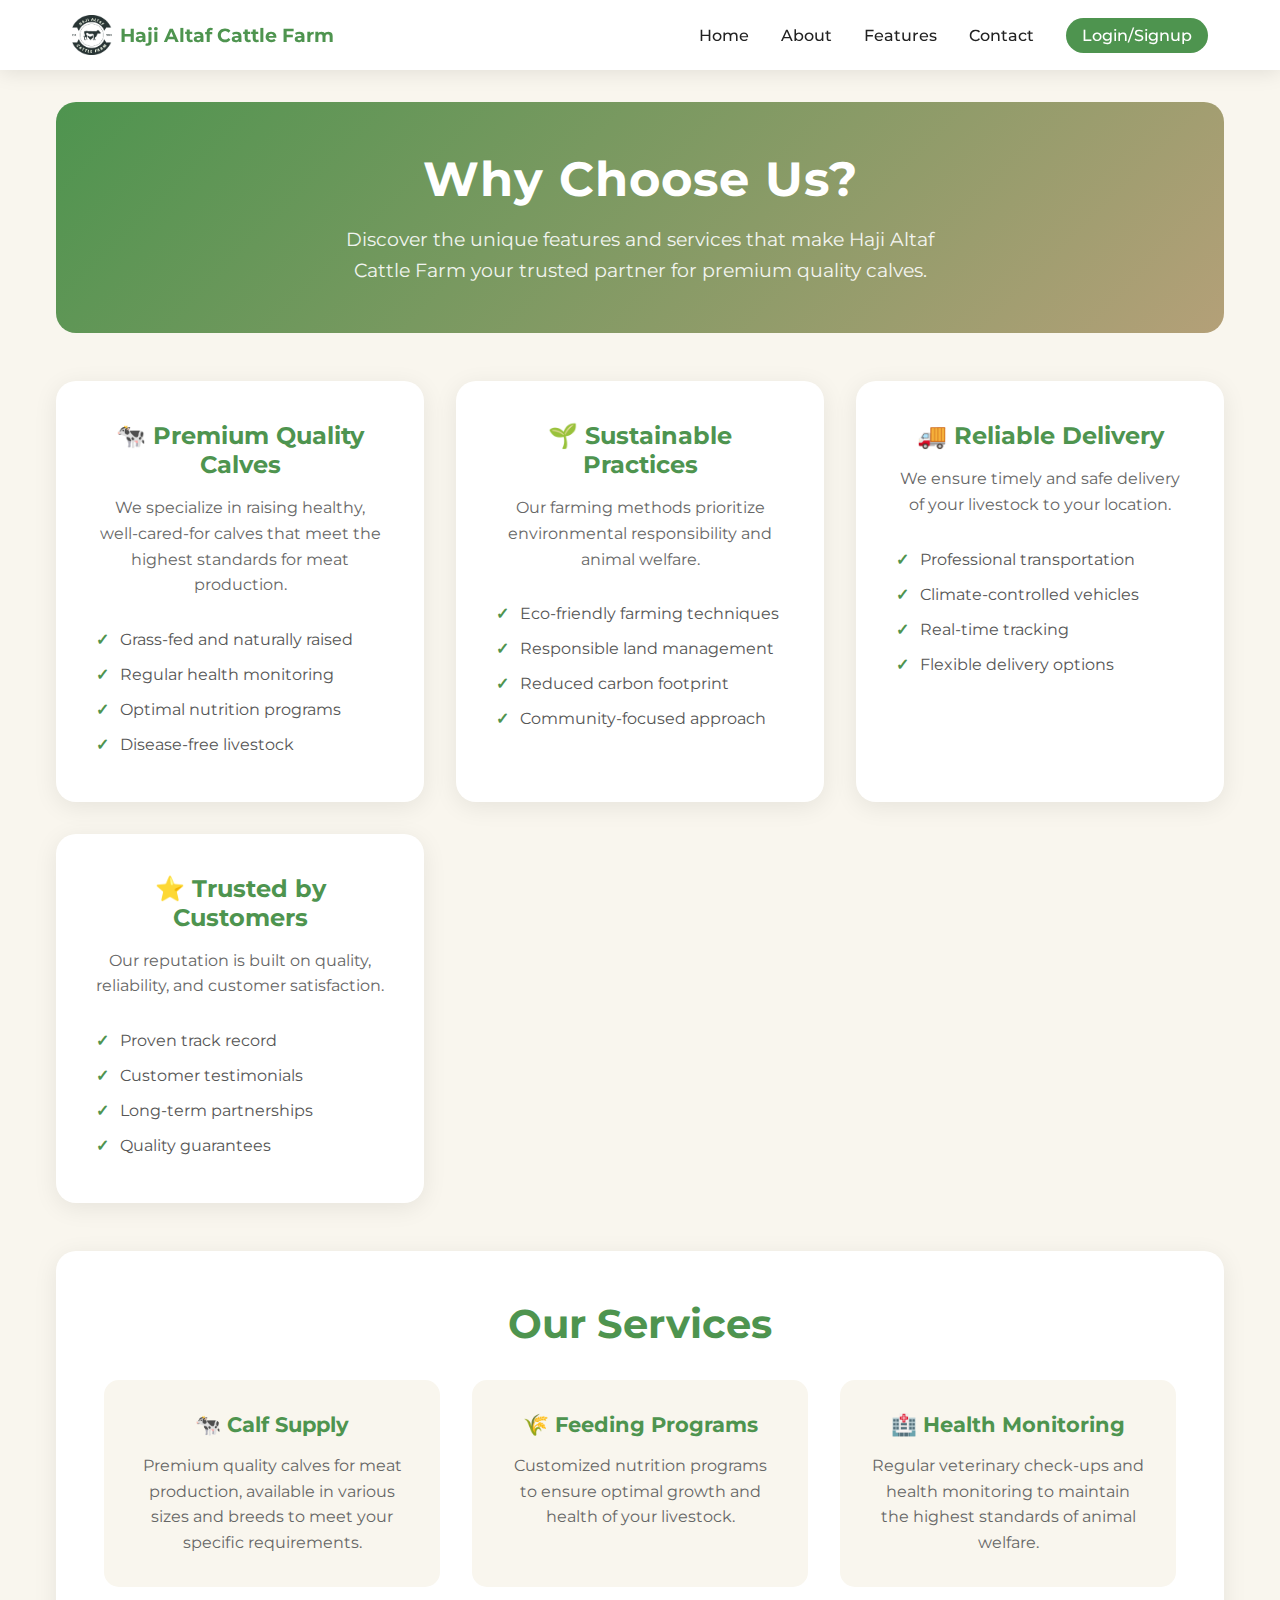
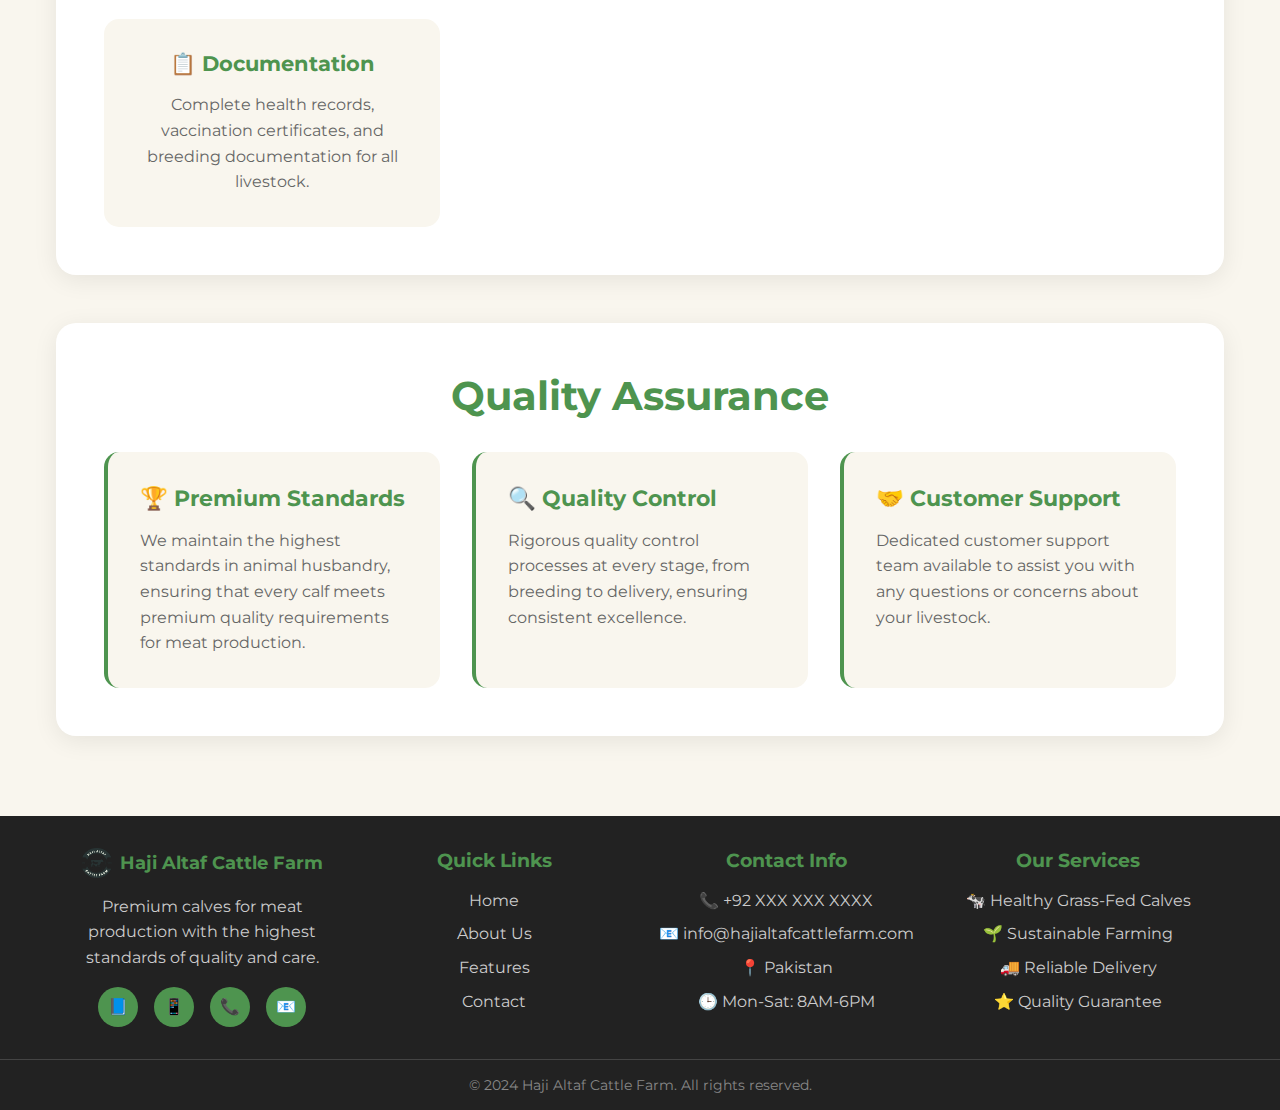
<file: features.html>
<!DOCTYPE html>
<html lang="en">
<head>
  <meta charset="UTF-8">
  <meta name="viewport" content="width=device-width, initial-scale=1.0">
  <title>Features - Haji Altaf Cattle Farm</title>
  <link rel="preconnect" href="https://fonts.googleapis.com">
  <link rel="preconnect" href="https://fonts.gstatic.com" crossorigin>
  <link href="https://fonts.googleapis.com/css2?family=Montserrat:wght@700;400&display=swap" rel="stylesheet">
  <link rel="stylesheet" href="features.css">
  <link rel="icon" type="image" href="/Farmtransparent.png">
</head>
<body>
  <nav class="navbar">
    <div class="nav-container">
      <div class="nav-logo">
        <img src="/Farmtransparent.png" alt="Farm Logo" class="nav-logo-img">
        <span class="nav-logo-text">Haji Altaf Cattle Farm</span>
      </div>
      <ul class="nav-menu">
        <li class="nav-item">
          <a href="index.html" class="nav-link">Home</a>
        </li>
        <li class="nav-item">
          <a href="about.html" class="nav-link">About</a>
        </li>
        <li class="nav-item">
          <a href="features.html" class="nav-link">Features</a>
        </li>
        <li class="nav-item">
          <a href="contact.html" class="nav-link">Contact</a>
        </li>
        <li class="nav-item">
          <a href="#" class="nav-link auth-link" id="authBtn">Login/Signup</a>
        </li>
      </ul>
      <div class="hamburger" aria-label="Toggle navigation menu" role="button" tabindex="0">
        <span class="bar"></span>
        <span class="bar"></span>
        <span class="bar"></span>
      </div>
    </div>
  </nav>

  <main class="page-main">
    <section class="page-header">
      <h1>Why Choose Us?</h1>
      <p class="page-subtitle">Discover the unique features and services that make Haji Altaf Cattle Farm your trusted partner for premium quality calves.</p>
    </section>

    <section class="features-content">
      <div class="features-grid">
        <div class="feature-card">
          <h3>🐄 Premium Quality Calves</h3>
          <p>We specialize in raising healthy, well-cared-for calves that meet the highest standards for meat production.</p>
          <ul class="feature-list">
            <li>Grass-fed and naturally raised</li>
            <li>Regular health monitoring</li>
            <li>Optimal nutrition programs</li>
            <li>Disease-free livestock</li>
          </ul>
        </div>

        <div class="feature-card">
          <h3>🌱 Sustainable Practices</h3>
          <p>Our farming methods prioritize environmental responsibility and animal welfare.</p>
          <ul class="feature-list">
            <li>Eco-friendly farming techniques</li>
            <li>Responsible land management</li>
            <li>Reduced carbon footprint</li>
            <li>Community-focused approach</li>
          </ul>
        </div>

        <div class="feature-card">
          <h3>🚚 Reliable Delivery</h3>
          <p>We ensure timely and safe delivery of your livestock to your location.</p>
          <ul class="feature-list">
            <li>Professional transportation</li>
            <li>Climate-controlled vehicles</li>
            <li>Real-time tracking</li>
            <li>Flexible delivery options</li>
          </ul>
        </div>

        <div class="feature-card">
          <h3>⭐ Trusted by Customers</h3>
          <p>Our reputation is built on quality, reliability, and customer satisfaction.</p>
          <ul class="feature-list">
            <li>Proven track record</li>
            <li>Customer testimonials</li>
            <li>Long-term partnerships</li>
            <li>Quality guarantees</li>
          </ul>
        </div>
      </div>

      <section class="services-section">
        <h2>Our Services</h2>
        <div class="services-grid">
          <div class="service-item">
            <h3>🐄 Calf Supply</h3>
            <p>Premium quality calves for meat production, available in various sizes and breeds to meet your specific requirements.</p>
          </div>
          <div class="service-item">
            <h3>🌾 Feeding Programs</h3>
            <p>Customized nutrition programs to ensure optimal growth and health of your livestock.</p>
          </div>
          <div class="service-item">
            <h3>🏥 Health Monitoring</h3>
            <p>Regular veterinary check-ups and health monitoring to maintain the highest standards of animal welfare.</p>
          </div>
          <div class="service-item">
            <h3>📋 Documentation</h3>
            <p>Complete health records, vaccination certificates, and breeding documentation for all livestock.</p>
          </div>
        </div>
      </section>

      <section class="quality-section">
        <h2>Quality Assurance</h2>
        <div class="quality-grid">
          <div class="quality-item">
            <h3>🏆 Premium Standards</h3>
            <p>We maintain the highest standards in animal husbandry, ensuring that every calf meets premium quality requirements for meat production.</p>
          </div>
          <div class="quality-item">
            <h3>🔍 Quality Control</h3>
            <p>Rigorous quality control processes at every stage, from breeding to delivery, ensuring consistent excellence.</p>
          </div>
          <div class="quality-item">
            <h3>🤝 Customer Support</h3>
            <p>Dedicated customer support team available to assist you with any questions or concerns about your livestock.</p>
          </div>
        </div>
      </section>
    </section>
  </main>

  <!-- Auth Modal -->
  <div class="modal-overlay" id="authModal">
    <div class="modal-content">
      <div class="modal-header">
        <h2 id="modalTitle">Login</h2>
        <button class="close-btn" id="closeModal">&times;</button>
      </div>
      
      <div class="auth-tabs">
        <button class="tab-btn active" data-tab="login">Login</button>
        <button class="tab-btn" data-tab="signup">Sign Up</button>
      </div>
      
      <!-- Login Form -->
      <form class="auth-form" id="loginForm">
        <div class="form-group">
          <label for="loginEmail">Email</label>
          <input type="email" id="loginEmail" name="email" required>
        </div>
        <div class="form-group">
          <label for="loginPassword">Password</label>
          <input type="password" id="loginPassword" name="password" required>
        </div>
        <div class="form-group">
          <label class="checkbox-label">
            <input type="checkbox" name="remember">
            <span class="checkmark"></span>
            Remember me
          </label>
        </div>
        <button type="submit" class="auth-submit-btn">Login</button>
        <p class="forgot-password">
          <a href="#" class="forgot-link">Forgot Password?</a>
        </p>
      </form>
      
      <!-- Signup Form -->
      <form class="auth-form hidden" id="signupForm">
        <div class="form-group">
          <label for="signupName">Full Name</label>
          <input type="text" id="signupName" name="name" required>
        </div>
        <div class="form-group">
          <label for="signupEmail">Email</label>
          <input type="email" id="signupEmail" name="email" required>
        </div>
        <div class="form-group">
          <label for="signupPhone">Phone Number</label>
          <input type="tel" id="signupPhone" name="phone" required>
        </div>
        <div class="form-group">
          <label for="signupPassword">Password</label>
          <input type="password" id="signupPassword" name="password" required>
        </div>
        <div class="form-group">
          <label for="signupConfirmPassword">Confirm Password</label>
          <input type="password" id="signupConfirmPassword" name="confirmPassword" required>
        </div>
        <div class="form-group">
          <label class="checkbox-label">
            <input type="checkbox" name="terms" required>
            <span class="checkmark"></span>
            I agree to the <a href="#" class="terms-link">Terms & Conditions</a>
          </label>
        </div>
        <button type="submit" class="auth-submit-btn">Sign Up</button>
      </form>
    </div>
  </div>

  <footer class="footer">
    <div class="footer-content">
      <div class="footer-section">
        <div class="footer-logo">
          <img src="/Farmtransparent.png" alt="Farm Logo">
          <span>Haji Altaf Cattle Farm</span>
        </div>
        <p>Premium calves for meat production with the highest standards of quality and care.</p>
        <div class="social-links">
          <a href="#" class="social-link" aria-label="Facebook">📘</a>
          <a href="#" class="social-link" aria-label="WhatsApp">📱</a>
          <a href="#" class="social-link" aria-label="Phone">📞</a>
          <a href="#" class="social-link" aria-label="Email">📧</a>
        </div>
      </div>
      
      <div class="footer-section">
        <h3>Quick Links</h3>
        <p><a href="index.html">Home</a></p>
        <p><a href="about.html">About Us</a></p>
        <p><a href="features.html">Features</a></p>
        <p><a href="contact.html">Contact</a></p>
      </div>
      
      <div class="footer-section">
        <h3>Contact Info</h3>
        <p>📞 +92 XXX XXX XXXX</p>
        <p>📧 info@hajialtafcattlefarm.com</p>
        <p>📍 Pakistan</p>
        <p>🕒 Mon-Sat: 8AM-6PM</p>
      </div>
      
      <div class="footer-section">
        <h3>Our Services</h3>
        <p>🐄 Healthy Grass-Fed Calves</p>
        <p>🌱 Sustainable Farming</p>
        <p>🚚 Reliable Delivery</p>
        <p>⭐ Quality Guarantee</p>
      </div>
    </div>
    
    <div class="footer-bottom">
      <p>&copy; 2024 Haji Altaf Cattle Farm. All rights reserved.</p>
    </div>
  </footer>

  <script>
    // Mobile hamburger menu functionality
    const hamburger = document.querySelector('.hamburger');
    const navMenu = document.querySelector('.nav-menu');
    
    hamburger.addEventListener('click', () => {
      hamburger.classList.toggle('active');
      navMenu.classList.toggle('active');
    });
    
    // Keyboard support for hamburger menu
    hamburger.addEventListener('keydown', (e) => {
      if (e.key === 'Enter' || e.key === ' ') {
        e.preventDefault();
        hamburger.classList.toggle('active');
        navMenu.classList.toggle('active');
      }
    });
    
    // Close mobile menu when clicking on a link
    document.querySelectorAll('.nav-link').forEach(n => n.addEventListener('click', () => {
      hamburger.classList.remove('active');
      navMenu.classList.remove('active');
    }));
    
    // Close mobile menu when clicking outside
    document.addEventListener('click', (e) => {
      if (!hamburger.contains(e.target) && !navMenu.contains(e.target)) {
        hamburger.classList.remove('active');
        navMenu.classList.remove('active');
      }
    });
    
    // Close mobile menu on escape key
    document.addEventListener('keydown', (e) => {
      if (e.key === 'Escape') {
        hamburger.classList.remove('active');
        navMenu.classList.remove('active');
      }
    });
    
    // Add scroll-based navbar styling
    window.addEventListener('scroll', () => {
      const navbar = document.querySelector('.navbar');
      if (window.scrollY > 50) {
        navbar.style.background = 'rgba(255, 255, 255, 0.98)';
        navbar.style.boxShadow = '0 2px 20px rgba(0, 0, 0, 0.15)';
      } else {
        navbar.style.background = 'rgba(255, 255, 255, 0.95)';
        navbar.style.boxShadow = '0 2px 20px rgba(0, 0, 0, 0.1)';
      }
    });
    
    // Auth Modal Functionality
    const authBtn = document.getElementById('authBtn');
    const authModal = document.getElementById('authModal');
    const closeModal = document.getElementById('closeModal');
    const modalTitle = document.getElementById('modalTitle');
    const tabBtns = document.querySelectorAll('.tab-btn');
    const loginForm = document.getElementById('loginForm');
    const signupForm = document.getElementById('signupForm');
    
    // Open modal
    authBtn.addEventListener('click', (e) => {
      e.preventDefault();
      authModal.classList.add('active');
      document.body.style.overflow = 'hidden';
    });
    
    // Close modal
    closeModal.addEventListener('click', () => {
      authModal.classList.remove('active');
      document.body.style.overflow = '';
    });
    
    // Close modal when clicking outside
    authModal.addEventListener('click', (e) => {
      if (e.target === authModal) {
        authModal.classList.remove('active');
        document.body.style.overflow = '';
      }
    });
    
    // Close modal on escape key
    document.addEventListener('keydown', (e) => {
      if (e.key === 'Escape' && authModal.classList.contains('active')) {
        authModal.classList.remove('active');
        document.body.style.overflow = '';
      }
    });
    
    // Tab switching
    tabBtns.forEach(btn => {
      btn.addEventListener('click', () => {
        const tab = btn.getAttribute('data-tab');
        
        // Update active tab
        tabBtns.forEach(b => b.classList.remove('active'));
        btn.classList.add('active');
        
        // Show/hide forms
        if (tab === 'login') {
          loginForm.classList.remove('hidden');
          signupForm.classList.add('hidden');
          modalTitle.textContent = 'Login';
        } else {
          loginForm.classList.add('hidden');
          signupForm.classList.remove('hidden');
          modalTitle.textContent = 'Sign Up';
        }
      });
    });
    
    // Form submission handling
    loginForm.addEventListener('submit', (e) => {
      e.preventDefault();
      const formData = new FormData(loginForm);
      const email = formData.get('email');
      const password = formData.get('password');
      const remember = formData.get('remember');
      
      // Basic validation
      if (!email || !password) {
        alert('Please fill in all required fields');
        return;
      }
      
      // Simulate login process
      console.log('Login attempt:', { email, password, remember });
      alert('Login functionality would be implemented here');
      
      // Close modal after successful login
      authModal.classList.remove('active');
      document.body.style.overflow = '';
    });
    
    signupForm.addEventListener('submit', (e) => {
      e.preventDefault();
      const formData = new FormData(signupForm);
      const name = formData.get('name');
      const email = formData.get('email');
      const phone = formData.get('phone');
      const password = formData.get('password');
      const confirmPassword = formData.get('confirmPassword');
      const terms = formData.get('terms');
      
      // Basic validation
      if (!name || !email || !phone || !password || !confirmPassword) {
        alert('Please fill in all required fields');
        return;
      }
      
      if (password !== confirmPassword) {
        alert('Passwords do not match');
        return;
      }
      
      if (!terms) {
        alert('Please agree to the Terms & Conditions');
        return;
      }
      
      // Simulate signup process
      console.log('Signup attempt:', { name, email, phone, password });
      alert('Signup functionality would be implemented here');
      
      // Close modal after successful signup
      authModal.classList.remove('active');
      document.body.style.overflow = '';
    });
    
    // Password confirmation validation
    const signupPassword = document.getElementById('signupPassword');
    const signupConfirmPassword = document.getElementById('signupConfirmPassword');
    
    signupConfirmPassword.addEventListener('input', () => {
      if (signupPassword.value !== signupConfirmPassword.value) {
        signupConfirmPassword.setCustomValidity('Passwords do not match');
      } else {
        signupConfirmPassword.setCustomValidity('');
      }
    });
    
    signupPassword.addEventListener('input', () => {
      if (signupConfirmPassword.value && signupPassword.value !== signupConfirmPassword.value) {
        signupConfirmPassword.setCustomValidity('Passwords do not match');
      } else {
        signupConfirmPassword.setCustomValidity('');
      }
    });
  </script>
</body>
</html>
</file>
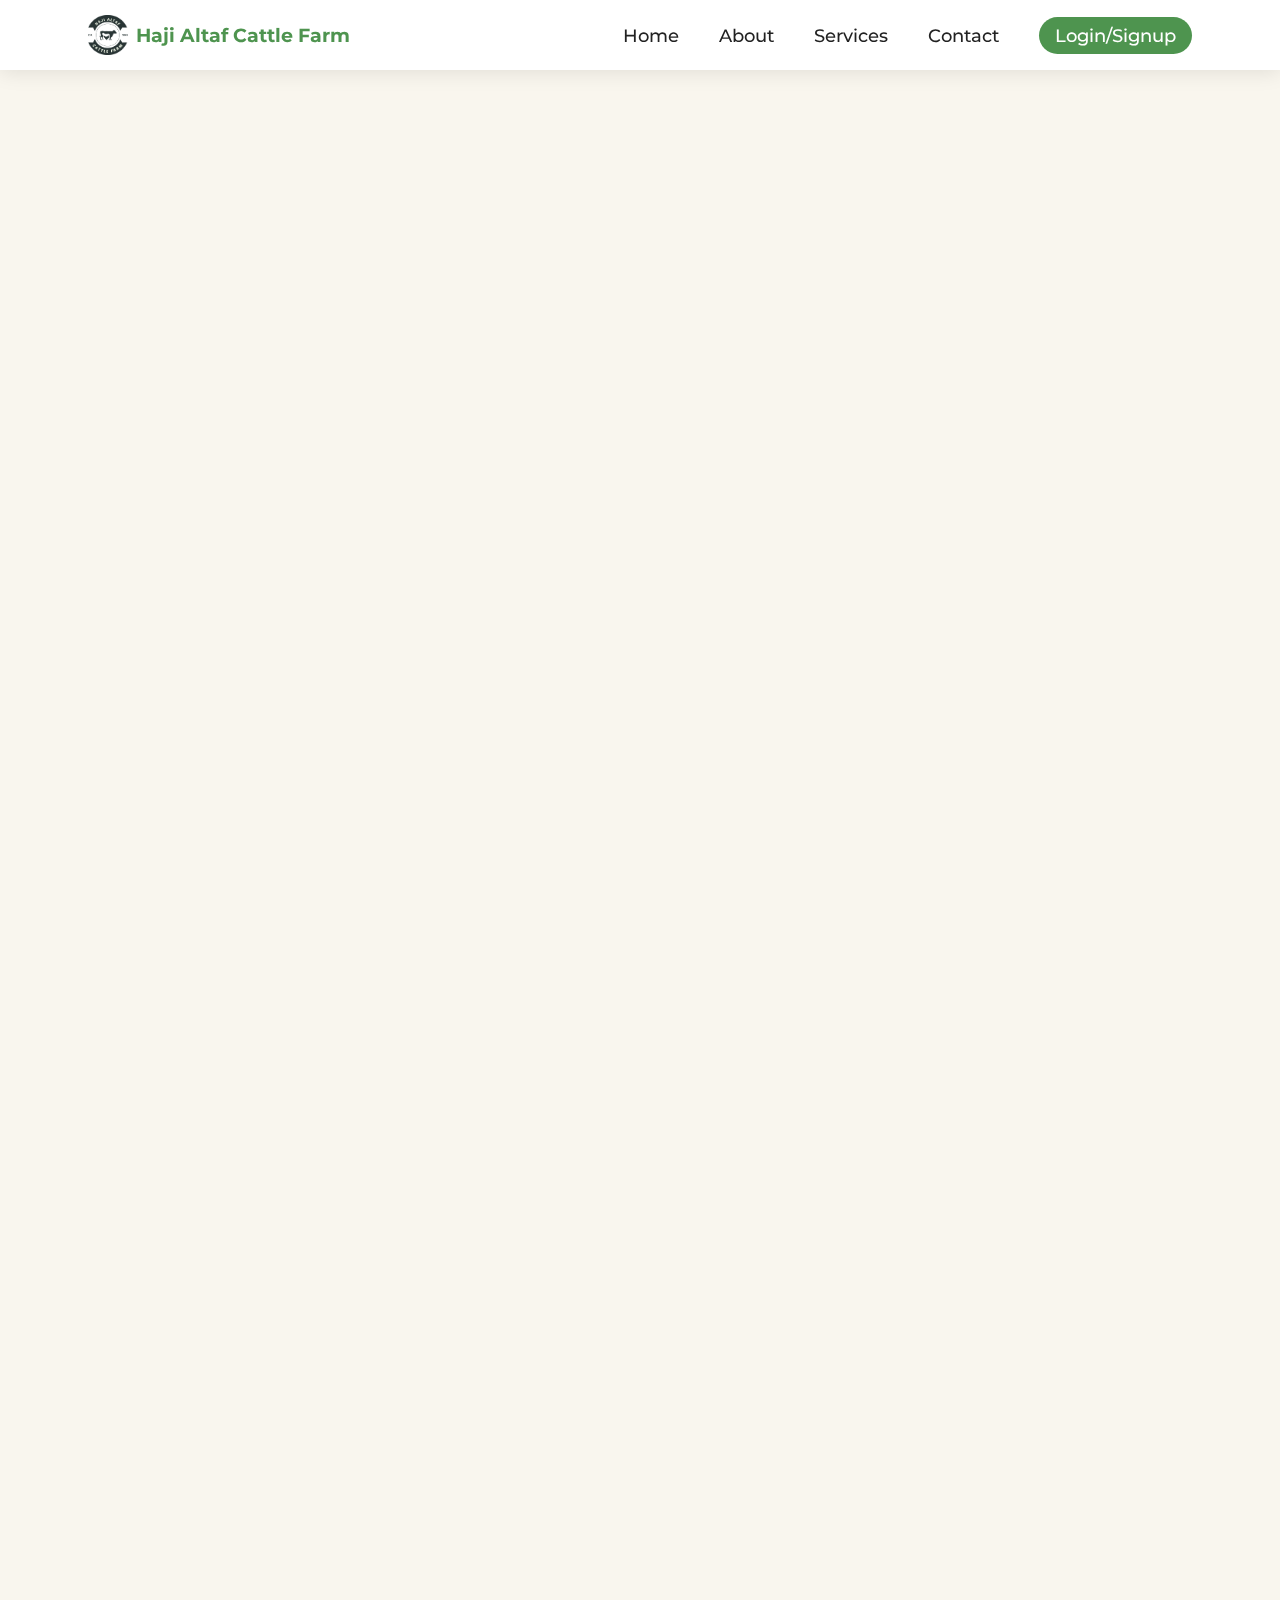
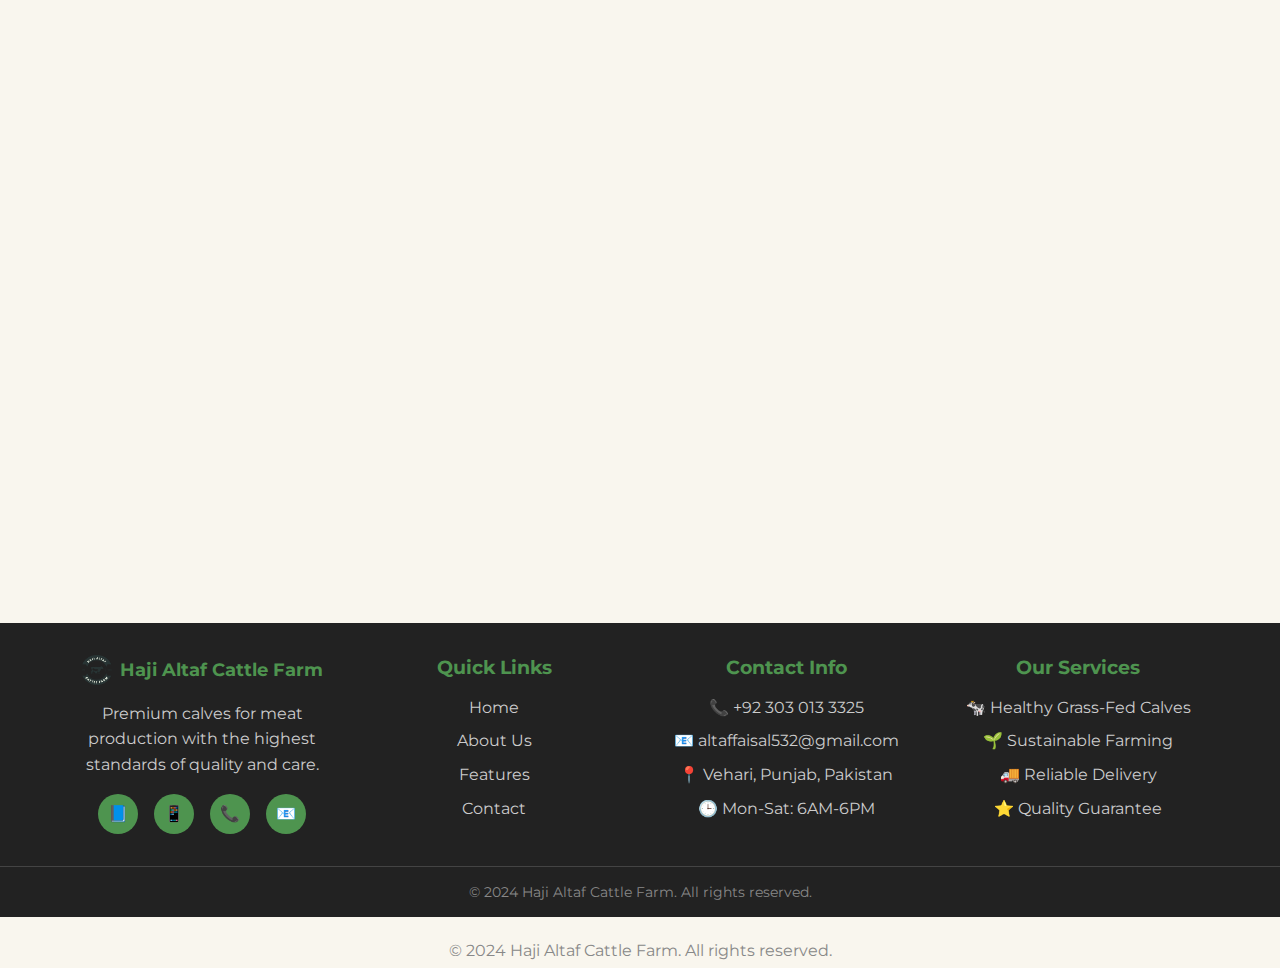
<file: services.html>
<!DOCTYPE html>
<html lang="en">
<head>
  <meta charset="UTF-8">
  <meta name="viewport" content="width=device-width, initial-scale=1.0">
  <title>Features - Haji Altaf Cattle Farm</title>
  <link rel="preconnect" href="https://fonts.googleapis.com">
  <link rel="preconnect" href="https://fonts.gstatic.com" crossorigin>
  <link href="https://fonts.googleapis.com/css2?family=Montserrat:wght@700;400&display=swap" rel="stylesheet">
  <link rel="stylesheet" href="styles.css">
  <link rel="icon" type="image" href="Farmtransparent.png">
</head>
<body>
  <nav class="navbar">
    <div class="nav-container">
      <div class="nav-logo">
        <img src="Farmtransparent.png" alt="Farm Logo" class="nav-logo-img">
        <span class="nav-logo-text">Haji Altaf Cattle Farm</span>
      </div>
      <ul class="nav-menu">
        <li class="nav-item">
          <a href="index.html" class="nav-link">Home</a>
        </li>
        <li class="nav-item">
          <a href="about.html" class="nav-link">About</a>
        </li>
        <li class="nav-item">
          <a href="services.html" class="nav-link">Services</a>
        </li>
        <li class="nav-item">
          <a href="contact.html" class="nav-link">Contact</a>
        </li>
        <li class="nav-item">
          <a href="#" class="nav-link auth-link" id="authBtn">Login/Signup</a>
        </li>
      </ul>
      <div class="hamburger" aria-label="Toggle navigation menu" role="button" tabindex="0">
        <span class="bar"></span>
        <span class="bar"></span>
        <span class="bar"></span>
      </div>
    </div>
  </nav>

  <main class="page-main">
    <section class="page-header">
      <h1>Why Choose Us?</h1>
      <p class="page-subtitle">Discover what makes us the preferred choice for premium cattle</p>
    </section>

    <section class="features-content">
      <div class="features-grid">
        <div class="feature-card">
          <div class="feature-icon">🐄</div>
          <h3>Healthy, Grass-Fed Calves</h3>
          <p>Our calves are raised on natural grass pastures, ensuring they receive the best nutrition for optimal health and meat quality. We follow strict feeding protocols that prioritize natural, organic feed sources.</p>
          <ul class="feature-list">
            <li>Natural grass-fed diet</li>
            <li>No artificial growth hormones</li>
            <li>Regular veterinary care</li>
            <li>Spacious grazing areas</li>
          </ul>
        </div>

        <div class="feature-card">
          <div class="feature-icon">🌱</div>
          <h3>Ethical & Sustainable Practices</h3>
          <p>We are committed to sustainable farming practices that protect the environment while ensuring the highest standards of animal welfare. Our methods prioritize long-term ecological balance.</p>
          <ul class="feature-list">
            <li>Eco-friendly farming methods</li>
            <li>Water conservation practices</li>
            <li>Waste management systems</li>
            <li>Renewable energy usage</li>
          </ul>
        </div>

        <div class="feature-card">
          <div class="feature-icon">🚚</div>
          <h3>Reliable Delivery</h3>
          <p>We provide timely and secure delivery services to ensure your livestock reaches its destination safely and in excellent condition. Our logistics team handles every aspect of transportation.</p>
          <ul class="feature-list">
            <li>Nationwide delivery network</li>
            <li>Climate-controlled transport</li>
            <li>Real-time tracking</li>
            <li>Insurance coverage</li>
          </ul>
        </div>

        <div class="feature-card">
          <div class="feature-icon">⭐</div>
          <h3>Trusted by Customers</h3>
          <p>With years of experience and countless satisfied customers, we have built a reputation for reliability, quality, and exceptional service. Our long-term relationships speak to our commitment.</p>
          <ul class="feature-list">
            <li>Proven track record</li>
            <li>Customer testimonials</li>
            <li>Quality guarantees</li>
            <li>Ongoing support</li>
          </ul>
        </div>
      </div>

      <div class="services-section">
        <h2>Our Services</h2>
        <div class="services-grid">
          <div class="service-item">
            <h3>Wholesale Supply</h3>
            <p>Bulk supply for restaurants, butchers, and meat processors with competitive pricing and consistent quality.</p>
          </div>
          <div class="service-item">
            <h3>Retail Sales</h3>
            <p>Individual calf sales for small-scale farmers and personal use with personalized guidance and support.</p>
          </div>
          <div class="service-item">
            <h3>Consultation</h3>
            <p>Expert advice on cattle farming, feeding, and care practices to help you succeed in your farming venture.</p>
          </div>
          <div class="service-item">
            <h3>After-Sales Support</h3>
            <p>Ongoing support and guidance after purchase to ensure your success and satisfaction.</p>
          </div>
        </div>
      </div>

      <div class="quality-section">
        <h2>Quality Assurance</h2>
        <div class="quality-grid">
          <div class="quality-item">
            <h3>Health Certificates</h3>
            <p>All our livestock come with complete health documentation and vaccination records.</p>
          </div>
          <div class="quality-item">
            <h3>Breed Standards</h3>
            <p>We maintain strict breed standards and genetic quality for optimal meat production.</p>
          </div>
          <div class="quality-item">
            <h3>Regular Inspections</h3>
            <p>Our facilities undergo regular inspections to maintain the highest standards of operation.</p>
          </div>
        </div>
      </div>
    </section>
  </main>

  <!-- Auth Modal -->
  <div class="modal-overlay" id="authModal">
    <div class="modal-content">
      <div class="modal-header">
        <h2 id="modalTitle">Login</h2>
        <button class="close-btn" id="closeModal">&times;</button>
      </div>
      
      <div class="auth-tabs">
        <button class="tab-btn active" data-tab="login">Login</button>
        <button class="tab-btn" data-tab="signup">Sign Up</button>
      </div>
      
      <!-- Login Form -->
      <form class="auth-form" id="loginForm">
        <div class="form-group">
          <label for="loginEmail">Email</label>
          <input type="email" id="loginEmail" name="email" required>
        </div>
        <div class="form-group">
          <label for="loginPassword">Password</label>
          <input type="password" id="loginPassword" name="password" required>
        </div>
        <div class="form-group">
          <label class="checkbox-label">
            <input type="checkbox" name="remember">
            <span class="checkmark"></span>
            Remember me
          </label>
        </div>
        <button type="submit" class="auth-submit-btn">Login</button>
        <p class="forgot-password">
          <a href="#" class="forgot-link">Forgot Password?</a>
        </p>
      </form>
      
      <!-- Signup Form -->
      <form class="auth-form hidden" id="signupForm">
        <div class="form-group">
          <label for="signupName">Full Name</label>
          <input type="text" id="signupName" name="name" required>
        </div>
        <div class="form-group">
          <label for="signupEmail">Email</label>
          <input type="email" id="signupEmail" name="email" required>
        </div>
        <div class="form-group">
          <label for="signupPhone">Phone Number</label>
          <input type="tel" id="signupPhone" name="phone" required>
        </div>
        <div class="form-group">
          <label for="signupPassword">Password</label>
          <input type="password" id="signupPassword" name="password" required>
        </div>
        <div class="form-group">
          <label for="signupConfirmPassword">Confirm Password</label>
          <input type="password" id="signupConfirmPassword" name="confirmPassword" required>
        </div>
        <div class="form-group">
          <label class="checkbox-label">
            <input type="checkbox" name="terms" required>
            <span class="checkmark"></span>
            I agree to the <a href="#" class="terms-link">Terms & Conditions</a>
          </label>
        </div>
        <button type="submit" class="auth-submit-btn">Sign Up</button>
      </form>
    </div>
  </div>

  <footer class="footer">
    <div class="footer-content">
      <div class="footer-section">
        <div class="footer-logo">
          <img src="Farmtransparent.png" alt="Farm Logo">
          <span>Haji Altaf Cattle Farm</span>
        </div>
        <p>Premium calves for meat production with the highest standards of quality and care.</p>
        <div class="social-links">
          <a href="#" class="social-link" aria-label="Facebook">📘</a>
          <a href="#" class="social-link" aria-label="WhatsApp">📱</a>
          <a href="#" class="social-link" aria-label="Phone">📞</a>
          <a href="#" class="social-link" aria-label="Email">📧</a>
        </div>
      </div>
      
      <div class="footer-section">
        <h3>Quick Links</h3>
        <p><a href="index.html">Home</a></p>
        <p><a href="about.html">About Us</a></p>
        <p><a href="features.html">Features</a></p>
        <p><a href="contact.html">Contact</a></p>
      </div>
      
      <div class="footer-section">
        <h3>Contact Info</h3>
        <p>📞 +92 303 013 3325</p>
        <p>📧 altaffaisal532@gmail.com</p>
        <p>📍 Vehari, Punjab, Pakistan</p>
        <p>🕒 Mon-Sat: 6AM-6PM</p>
      </div>
      
      <div class="footer-section">
        <h3>Our Services</h3>
        <p>🐄 Healthy Grass-Fed Calves</p>
        <p>🌱 Sustainable Farming</p>
        <p>🚚 Reliable Delivery</p>
        <p>⭐ Quality Guarantee</p>
      </div>
    </div>
    
    <div class="footer-bottom">
      <p>&copy; 2024 Haji Altaf Cattle Farm. All rights reserved.</p>
    </div>
  </footer>


  <footer>
    &copy; 2024 Haji Altaf Cattle Farm. All rights reserved.
  </footer>

  <script>
    // Mobile hamburger menu functionality
    const hamburger = document.querySelector('.hamburger');
    const navMenu = document.querySelector('.nav-menu');
    
    hamburger.addEventListener('click', () => {
      hamburger.classList.toggle('active');
      navMenu.classList.toggle('active');
    });
    
    // Keyboard support for hamburger menu
    hamburger.addEventListener('keydown', (e) => {
      if (e.key === 'Enter' || e.key === ' ') {
        e.preventDefault();
        hamburger.classList.toggle('active');
        navMenu.classList.toggle('active');
      }
    });
    
    // Close mobile menu when clicking on a link
    document.querySelectorAll('.nav-link').forEach(n => n.addEventListener('click', () => {
      hamburger.classList.remove('active');
      navMenu.classList.remove('active');
    }));
    
    // Close mobile menu when clicking outside
    document.addEventListener('click', (e) => {
      if (!hamburger.contains(e.target) && !navMenu.contains(e.target)) {
        hamburger.classList.remove('active');
        navMenu.classList.remove('active');
      }
    });
    
    // Close mobile menu on escape key
    document.addEventListener('keydown', (e) => {
      if (e.key === 'Escape') {
        hamburger.classList.remove('active');
        navMenu.classList.remove('active');
      }
    });
    
    // Add scroll-based navbar styling
    window.addEventListener('scroll', () => {
      const navbar = document.querySelector('.navbar');
      if (window.scrollY > 50) {
        navbar.style.background = 'rgba(255, 255, 255, 0.98)';
        navbar.style.boxShadow = '0 2px 20px rgba(0, 0, 0, 0.15)';
      } else {
        navbar.style.background = 'rgba(255, 255, 255, 0.95)';
        navbar.style.boxShadow = '0 2px 20px rgba(0, 0, 0, 0.1)';
      }
    });
    
    // Auth Modal Functionality
    const authBtn = document.getElementById('authBtn');
    const authModal = document.getElementById('authModal');
    const closeModal = document.getElementById('closeModal');
    const modalTitle = document.getElementById('modalTitle');
    const tabBtns = document.querySelectorAll('.tab-btn');
    const loginForm = document.getElementById('loginForm');
    const signupForm = document.getElementById('signupForm');
    
    // Open modal
    authBtn.addEventListener('click', (e) => {
      e.preventDefault();
      authModal.classList.add('active');
      document.body.style.overflow = 'hidden';
    });
    
    // Close modal
    closeModal.addEventListener('click', () => {
      authModal.classList.remove('active');
      document.body.style.overflow = '';
    });
    
    // Close modal when clicking outside
    authModal.addEventListener('click', (e) => {
      if (e.target === authModal) {
        authModal.classList.remove('active');
        document.body.style.overflow = '';
      }
    });
    
    // Close modal on escape key
    document.addEventListener('keydown', (e) => {
      if (e.key === 'Escape' && authModal.classList.contains('active')) {
        authModal.classList.remove('active');
        document.body.style.overflow = '';
      }
    });
    
    // Tab switching
    tabBtns.forEach(btn => {
      btn.addEventListener('click', () => {
        const tab = btn.getAttribute('data-tab');
        
        // Update active tab
        tabBtns.forEach(b => b.classList.remove('active'));
        btn.classList.add('active');
        
        // Show/hide forms
        if (tab === 'login') {
          loginForm.classList.remove('hidden');
          signupForm.classList.add('hidden');
          modalTitle.textContent = 'Login';
        } else {
          loginForm.classList.add('hidden');
          signupForm.classList.remove('hidden');
          modalTitle.textContent = 'Sign Up';
        }
      });
    });
    
    // Form submission handling
    loginForm.addEventListener('submit', (e) => {
      e.preventDefault();
      const formData = new FormData(loginForm);
      const email = formData.get('email');
      const password = formData.get('password');
      const remember = formData.get('remember');
      
      // Basic validation
      if (!email || !password) {
        alert('Please fill in all required fields');
        return;
      }
      
      // Simulate login process
      console.log('Login attempt:', { email, password, remember });
      alert('Login functionality would be implemented here');
      
      // Close modal after successful login
      authModal.classList.remove('active');
      document.body.style.overflow = '';
    });
    
    signupForm.addEventListener('submit', (e) => {
      e.preventDefault();
      const formData = new FormData(signupForm);
      const name = formData.get('name');
      const email = formData.get('email');
      const phone = formData.get('phone');
      const password = formData.get('password');
      const confirmPassword = formData.get('confirmPassword');
      const terms = formData.get('terms');
      
      // Basic validation
      if (!name || !email || !phone || !password || !confirmPassword) {
        alert('Please fill in all required fields');
        return;
      }
      
      if (password !== confirmPassword) {
        alert('Passwords do not match');
        return;
      }
      
      if (!terms) {
        alert('Please agree to the Terms & Conditions');
        return;
      }
      
      // Simulate signup process
      console.log('Signup attempt:', { name, email, phone, password });
      alert('Signup functionality would be implemented here');
      
      // Close modal after successful signup
      authModal.classList.remove('active');
      document.body.style.overflow = '';
    });
    
    // Password confirmation validation
    const signupPassword = document.getElementById('signupPassword');
    const signupConfirmPassword = document.getElementById('signupConfirmPassword');
    
    signupConfirmPassword.addEventListener('input', () => {
      if (signupPassword.value !== signupConfirmPassword.value) {
        signupConfirmPassword.setCustomValidity('Passwords do not match');
      } else {
        signupConfirmPassword.setCustomValidity('');
      }
    });
    
    signupPassword.addEventListener('input', () => {
      if (signupConfirmPassword.value && signupPassword.value !== signupConfirmPassword.value) {
        signupConfirmPassword.setCustomValidity('Passwords do not match');
      } else {
        signupConfirmPassword.setCustomValidity('');
      }
    });
  </script>
</body>

</html>
</file>
<file: home.css>
:root {
  --primary: #4e944f;
  --secondary: #f9f6ee;
  --accent: #b4a078;
  --dark: #222;
}

* { 
  box-sizing: border-box; 
  margin: 0; 
  padding: 0; 
}

body {
  font-family: 'Montserrat', Arial, sans-serif;
  background: var(--secondary);
  color: var(--dark);
  overflow-x: hidden;
}

/* Header Styles */
header {
  width: 100vw;
  min-height: 100vh;
  background: linear-gradient(120deg, var(--primary) 60%, var(--accent) 100%);
  display: flex;
  flex-direction: column;
  align-items: center;
  justify-content: center;
  position: relative;
  animation: fadeInBg 1.5s ease;
}

@keyframes fadeInBg {
  from { opacity: 0; }
  to { opacity: 1; }
}

.logo {
  width: 120px;
  height: 120px;
  margin-bottom: 1rem;
  opacity: 0;
  transform: scale(0.8);
  animation: logoPop 1s 0.5s forwards;
}

@keyframes logoPop {
  to { opacity: 1; transform: scale(1); }
}

h1 {
  font-size: 2.8rem;
  color: #fff;
  letter-spacing: 2px;
  margin-bottom: 0.5rem;
  opacity: 0;
  transform: translateY(30px);
  animation: slideUp 1s 1s forwards;
}

@keyframes slideUp {
  to { opacity: 1; transform: translateY(0); }
}

.subtitle {
  font-size: 1.3rem;
  color: var(--secondary);
  margin-bottom: 2.5rem;
  opacity: 0;
  animation: fadeIn 1s 1.5s forwards;
}

@keyframes fadeIn {
  to { opacity: 1; }
}

.cta-btn {
  padding: 1rem 2.5rem;
  background: var(--accent);
  color: var(--dark);
  border: none;
  border-radius: 30px;
  font-size: 1.2rem;
  font-weight: bold;
  cursor: pointer;
  box-shadow: 0 4px 16px rgba(0,0,0,0.08);
  transition: background 0.2s, color 0.2s, transform 0.2s;
  opacity: 0;
  animation: fadeIn 1s 2s forwards;
}

.cta-btn:hover {
  background: var(--primary);
  color: #fff;
  transform: scale(1.05);
}

/* Main Content Styles */
main {
  padding: 3rem 1rem 2rem 1rem;
  max-width: 900px;
  margin: auto;
  display: flex;
  flex-direction: column;
  gap: 2.5rem;
  animation: fadeIn 1.5s 2.2s forwards;
  opacity: 0;
}

.about, .features {
  background: #fff;
  border-radius: 18px;
  box-shadow: 0 2px 16px rgba(0,0,0,0.06);
  padding: 2rem;
  display: flex;
  flex-direction: column;
  gap: 1rem;
}

.about-img {
  width: 100%;
  max-width: 150px;
  border-radius: 12px;
  margin: 0 auto 1rem auto;
  display: block;
  box-shadow: 0 2px 12px rgba(0,0,0,0.08);
}

.features-list {
  display: flex;
  flex-wrap: wrap;
  gap: 1.5rem;
  justify-content: space-between;
}

.feature {
  flex: 1 1 220px;
  background: var(--secondary);
  border-radius: 10px;
  padding: 1rem;
  box-shadow: 0 1px 6px rgba(0,0,0,0.04);
  text-align: center;
}

.feature-icon {
  font-size: 2.2rem;
  margin-bottom: 0.5rem;
  color: var(--primary);
}

/* Navbar Styles */
.navbar {
  position: fixed;
  top: 0;
  width: 100%;
  background: rgba(255, 255, 255, 0.95);
  backdrop-filter: blur(10px);
  z-index: 1000;
  box-shadow: 0 2px 20px rgba(0, 0, 0, 0.1);
  transition: all 0.3s ease;
}

.nav-container {
  max-width: 1200px;
  margin: 0 auto;
  padding: 0 2rem;
  display: flex;
  justify-content: space-between;
  align-items: center;
  height: 70px;
}

.nav-logo {
  display: flex;
  align-items: center;
  gap: 0.5rem;
}

.nav-logo-img {
  width: 40px;
  height: 40px;
}

.nav-logo-text {
  font-weight: 700;
  font-size: 1.2rem;
  color: var(--primary);
}

.nav-menu {
  display: flex;
  list-style: none;
  gap: 2rem;
  margin: 0;
  padding: 0;
}

.nav-item {
  position: relative;
}

.nav-link {
  text-decoration: none;
  color: var(--dark);
  font-weight: 500;
  font-size: 1rem;
  transition: color 0.3s ease;
  position: relative;
}

.nav-link:hover {
  color: var(--primary);
}

.nav-link::after {
  content: '';
  position: absolute;
  width: 0;
  height: 2px;
  bottom: -5px;
  left: 0;
  background-color: var(--primary);
  transition: width 0.3s ease;
}

.nav-link:hover::after {
  width: 100%;
}

.hamburger {
  display: none;
  flex-direction: column;
  cursor: pointer;
}

.bar {
  width: 25px;
  height: 3px;
  background-color: var(--dark);
  margin: 3px 0;
  transition: 0.3s;
}

/* Auth Modal Styles */
.modal-overlay {
  position: fixed;
  top: 0;
  left: 0;
  width: 100%;
  height: 100%;
  background: rgba(0, 0, 0, 0.5);
  backdrop-filter: blur(5px);
  display: flex;
  align-items: center;
  justify-content: center;
  z-index: 2000;
  opacity: 0;
  visibility: hidden;
  transition: all 0.3s ease;
}

.modal-overlay.active {
  opacity: 1;
  visibility: visible;
}

.modal-content {
  background: white;
  border-radius: 20px;
  box-shadow: 0 20px 60px rgba(0, 0, 0, 0.3);
  width: 90%;
  max-width: 450px;
  max-height: 90vh;
  overflow-y: auto;
  transform: scale(0.8);
  transition: transform 0.3s ease;
}

.modal-overlay.active .modal-content {
  transform: scale(1);
}

.modal-header {
  display: flex;
  justify-content: space-between;
  align-items: center;
  padding: 1.5rem 2rem 1rem 2rem;
  border-bottom: 1px solid #eee;
}

.modal-header h2 {
  color: var(--dark);
  font-size: 1.5rem;
  margin: 0;
}

.close-btn {
  background: none;
  border: none;
  font-size: 2rem;
  color: #999;
  cursor: pointer;
  padding: 0;
  width: 30px;
  height: 30px;
  display: flex;
  align-items: center;
  justify-content: center;
  border-radius: 50%;
  transition: all 0.2s ease;
}

.close-btn:hover {
  background: #f5f5f5;
  color: var(--dark);
}

.auth-tabs {
  display: flex;
  padding: 0 2rem;
  border-bottom: 1px solid #eee;
}

.tab-btn {
  flex: 1;
  padding: 1rem;
  background: none;
  border: none;
  font-size: 1rem;
  font-weight: 500;
  color: #666;
  cursor: pointer;
  transition: all 0.3s ease;
  position: relative;
}

.tab-btn.active {
  color: var(--primary);
}

.tab-btn::after {
  content: '';
  position: absolute;
  bottom: 0;
  left: 0;
  width: 0;
  height: 2px;
  background: var(--primary);
  transition: width 0.3s ease;
}

.tab-btn.active::after {
  width: 100%;
}

.auth-form {
  padding: 2rem;
  display: flex;
  flex-direction: column;
  gap: 1.5rem;
}

.auth-form.hidden {
  display: none;
}

.form-group {
  display: flex;
  flex-direction: column;
  gap: 0.5rem;
}

.form-group label {
  font-weight: 500;
  color: var(--dark);
  font-size: 0.9rem;
}

.form-group input {
  padding: 0.875rem 1rem;
  border: 2px solid #e0e0e0;
  border-radius: 8px;
  font-size: 1rem;
  transition: border-color 0.3s ease;
  background: #fafafa;
}

.form-group input:focus {
  outline: none;
  border-color: var(--primary);
  background: white;
}

.checkbox-label {
  display: flex;
  align-items: center;
  gap: 0.5rem;
  cursor: pointer;
  font-size: 0.9rem;
  color: #666;
}

.checkbox-label input[type="checkbox"] {
  display: none;
}

.checkmark {
  width: 18px;
  height: 18px;
  border: 2px solid #ddd;
  border-radius: 3px;
  position: relative;
  transition: all 0.3s ease;
}

.checkbox-label input[type="checkbox"]:checked + .checkmark {
  background: var(--primary);
  border-color: var(--primary);
}

.checkbox-label input[type="checkbox"]:checked + .checkmark::after {
  content: '✓';
  position: absolute;
  top: 50%;
  left: 50%;
  transform: translate(-50%, -50%);
  color: white;
  font-size: 12px;
  font-weight: bold;
}

.auth-submit-btn {
  background: var(--primary);
  color: white;
  border: none;
  padding: 1rem;
  border-radius: 8px;
  font-size: 1rem;
  font-weight: 600;
  cursor: pointer;
  transition: all 0.3s ease;
  margin-top: 0.5rem;
}

.auth-submit-btn:hover {
  background: #3d7a3d;
  transform: translateY(-1px);
}

.forgot-password {
  text-align: center;
  margin: 0;
  font-size: 0.9rem;
}

.forgot-link, .terms-link {
  color: var(--primary);
  text-decoration: none;
  font-weight: 500;
}

.forgot-link:hover, .terms-link:hover {
  text-decoration: underline;
}

/* Auth link styling */
.auth-link {
  background: var(--primary);
  color: white !important;
  padding: 0.5rem 1rem;
  border-radius: 20px;
  transition: all 0.3s ease;
}

.auth-link:hover {
  background: #3d7a3d;
  transform: translateY(-1px);
}

.auth-link::after {
  display: none;
}

/* Footer Styles */
.footer {
  background: var(--dark);
  color: #fff;
  padding: 2rem 0 1rem 0;
  margin-top: 3rem;
}

.footer-content {
  max-width: 1200px;
  margin: 0 auto;
  padding: 0 2rem;
  display: grid;
  grid-template-columns: repeat(auto-fit, minmax(250px, 1fr));
  gap: 2rem;
}

.footer-section {
  text-align: center;
}

.footer-section h3 {
  color: var(--primary);
  margin-bottom: 1rem;
  font-size: 1.2rem;
}

.footer-section p {
  color: #ccc;
  line-height: 1.6;
  margin-bottom: 0.5rem;
}

.footer-section a {
  color: #ccc;
  text-decoration: none;
  transition: color 0.3s ease;
}

.footer-section a:hover {
  color: var(--primary);
}

.footer-bottom {
  border-top: 1px solid #444;
  margin-top: 2rem;
  padding-top: 1rem;
  text-align: center;
}

.footer-bottom p {
  color: #888;
  margin: 0;
  font-size: 0.9rem;
}

.social-links {
  display: flex;
  justify-content: center;
  gap: 1rem;
  margin-top: 1rem;
}

.social-link {
  display: inline-flex;
  align-items: center;
  justify-content: center;
  width: 40px;
  height: 40px;
  background: var(--primary);
  color: white;
  border-radius: 50%;
  text-decoration: none;
  transition: all 0.3s ease;
}

.social-link:hover {
  background: #3d7a3d;
  transform: translateY(-2px);
}

.footer-logo {
  display: flex;
  align-items: center;
  justify-content: center;
  gap: 0.5rem;
  margin-bottom: 1rem;
}

.footer-logo img {
  width: 30px;
  height: 30px;
}

.footer-logo span {
  font-weight: 700;
  color: var(--primary);
  font-size: 1.1rem;
}

/* Responsive Design */
@media (max-width: 700px) {
  h1 { font-size: 2rem; }
  .about, .features { padding: 1rem; }
  main { padding: 1.5rem 0.5rem; }
  .features-list { flex-direction: column; gap: 1rem; }
  
  /* Mobile navbar styles */
  .nav-container {
    padding: 0 1rem;
  }
  
  .nav-menu {
    position: fixed;
    left: -100%;
    top: 70px;
    flex-direction: column;
    background-color: rgba(255, 255, 255, 0.98);
    width: 100%;
    text-align: center;
    transition: 0.3s;
    box-shadow: 0 10px 27px rgba(0, 0, 0, 0.05);
    padding: 2rem 0;
    gap: 1rem;
  }
  
  .nav-menu.active {
    left: 0;
  }
  
  .hamburger {
    display: flex;
  }
  
  .hamburger.active .bar:nth-child(2) {
    opacity: 0;
  }
  
  .hamburger.active .bar:nth-child(1) {
    transform: translateY(8px) rotate(45deg);
  }
  
  .hamburger.active .bar:nth-child(3) {
    transform: translateY(-8px) rotate(-45deg);
  }
}

/* Tablet Styles */
@media (min-width: 701px) and (max-width: 1024px) {
  h1 { 
    font-size: 2.4rem; 
    letter-spacing: 1.5px;
  }
  
  .subtitle {
    font-size: 1.2rem;
  }
  
  .nav-container {
    padding: 0 1.5rem;
  }
  
  .nav-menu {
    gap: 1.5rem;
  }
  
  .nav-link {
    font-size: 0.95rem;
  }
  
  main {
    padding: 2.5rem 1.5rem 2rem 1.5rem;
    max-width: 800px;
  }
  
  .about, .features {
    padding: 1.75rem;
  }
  
  .features-list {
    gap: 1.25rem;
  }
  
  .feature {
    flex: 1 1 200px;
  }
  
  .about-img {
    max-width: 100px;
  }
}

/* Large Desktop Styles */
@media (min-width: 1025px) {
  .nav-container {
    padding: 0 3rem;
  }
  
  .nav-menu {
    gap: 2.5rem;
  }
  
  .nav-link {
    font-size: 1.1rem;
  }
  
  main {
    padding: 4rem 2rem 3rem 2rem;
    max-width: 1000px;
  }
  
  .about, .features {
    padding: 2.5rem;
  }
  
  .features-list {
    gap: 2rem;
  }
  
  .feature {
    flex: 1 1 250px;
    padding: 1.5rem;
  }
  
  .about-img {
    max-width: 150px;
  }
}

/* Extra Small Mobile Devices */
@media (max-width: 480px) {
  h1 { 
    font-size: 1.8rem; 
    letter-spacing: 1px;
  }
  
  .subtitle {
    font-size: 1.1rem;
    margin-bottom: 2rem;
  }
  
  .logo {
    width: 100px;
    height: 100px;
  }
  
  .nav-logo-img {
    width: 35px;
    height: 35px;
  }
  
  .nav-logo-text {
    font-size: 1rem;
  }
  
  .nav-container {
    padding: 0 0.75rem;
    height: 60px;
  }
  
  header {
    margin-top: 60px;
    min-height: calc(100vh - 60px);
  }
  
  .nav-menu {
    top: 60px;
  }
  
  main {
    padding: 1rem 0.5rem;
    gap: 1.5rem;
  }
  
  .about, .features {
    padding: 1rem;
    gap: 0.75rem;
  }
  
  .features-list {
    gap: 0.75rem;
  }
  
  .feature {
    padding: 0.75rem;
  }
  
  .feature-icon {
    font-size: 1.8rem;
  }
  
  .cta-btn {
    padding: 0.875rem 2rem;
    font-size: 1.1rem;
  }
}

/* Landscape Mobile Devices */
@media (max-width: 700px) and (orientation: landscape) {
  header {
    min-height: 100vh;
    padding: 1rem 0;
  }
  
  .logo {
    width: 80px;
    height: 80px;
    margin-bottom: 0.5rem;
  }
  
  h1 {
    font-size: 1.8rem;
    margin-bottom: 0.25rem;
  }
  
  .subtitle {
    font-size: 1rem;
    margin-bottom: 1.5rem;
  }
  
  .nav-menu {
    max-height: 60vh;
    overflow-y: auto;
  }
}

/* High DPI Displays */
@media (-webkit-min-device-pixel-ratio: 2), (min-resolution: 192dpi) {
  .nav-logo-img,
  .logo,
  .about-img {
    image-rendering: -webkit-optimize-contrast;
    image-rendering: crisp-edges;
  }
}

/* Print Styles */
@media print {
  .navbar {
    position: static;
    background: white;
    box-shadow: none;
  }
  
  header {
    margin-top: 0;
    min-height: auto;
    background: white;
    color: black;
  }
  
  h1 {
    color: black;
  }
  
  .subtitle {
    color: #666;
  }
  
  .cta-btn {
    display: none;
  }
  
  main {
    opacity: 1;
  }
}

/* Responsive Modal Styles */
@media (max-width: 480px) {
  .modal-content {
    width: 95%;
    margin: 1rem;
  }
  
  .modal-header {
    padding: 1rem 1.5rem 0.5rem 1.5rem;
  }
  
  .modal-header h2 {
    font-size: 1.3rem;
  }
  
  .auth-tabs {
    padding: 0 1.5rem;
  }
  
  .tab-btn {
    padding: 0.75rem;
    font-size: 0.9rem;
  }
  
  .auth-form {
    padding: 1.5rem;
    gap: 1rem;
  }
  
  .form-group input {
    padding: 0.75rem;
    font-size: 0.9rem;
  }
  
  .auth-submit-btn {
    padding: 0.875rem;
    font-size: 0.9rem;
  }
}

@media (max-width: 700px) {
  .auth-link {
    padding: 0.4rem 0.8rem;
    font-size: 0.9rem;
  }
}

/* Responsive Footer */
@media (max-width: 768px) {
  .footer-content {
    grid-template-columns: 1fr;
    gap: 1.5rem;
    padding: 0 1rem;
  }
  
  .footer {
    padding: 1.5rem 0 1rem 0;
  }
  
  .footer-section h3 {
    font-size: 1.1rem;
  }
  
  .social-links {
    gap: 0.75rem;
  }
  
  .social-link {
    width: 35px;
    height: 35px;
  }
}
</file>
<file: about.css>
:root {
  --primary: #4e944f;
  --secondary: #f9f6ee;
  --accent: #b4a078;
  --dark: #222;
}

* { 
  box-sizing: border-box; 
  margin: 0; 
  padding: 0; 
}

body {
  font-family: 'Montserrat', Arial, sans-serif;
  background: var(--secondary);
  color: var(--dark);
  overflow-x: hidden;
}

/* Navbar Styles */
.navbar {
  position: fixed;
  top: 0;
  width: 100%;
  background: rgba(255, 255, 255, 0.95);
  backdrop-filter: blur(10px);
  z-index: 1000;
  box-shadow: 0 2px 20px rgba(0, 0, 0, 0.1);
  transition: all 0.3s ease;
}

.nav-container {
  max-width: 1200px;
  margin: 0 auto;
  padding: 0 2rem;
  display: flex;
  justify-content: space-between;
  align-items: center;
  height: 70px;
}

.nav-logo {
  display: flex;
  align-items: center;
  gap: 0.5rem;
}

.nav-logo-img {
  width: 40px;
  height: 40px;
}

.nav-logo-text {
  font-weight: 700;
  font-size: 1.2rem;
  color: var(--primary);
}

.nav-menu {
  display: flex;
  list-style: none;
  gap: 2rem;
  margin: 0;
  padding: 0;
}

.nav-item {
  position: relative;
}

.nav-link {
  text-decoration: none;
  color: var(--dark);
  font-weight: 500;
  font-size: 1rem;
  transition: color 0.3s ease;
  position: relative;
}

.nav-link:hover {
  color: var(--primary);
}

.nav-link::after {
  content: '';
  position: absolute;
  width: 0;
  height: 2px;
  bottom: -5px;
  left: 0;
  background-color: var(--primary);
  transition: width 0.3s ease;
}

.nav-link:hover::after {
  width: 100%;
}

.hamburger {
  display: none;
  flex-direction: column;
  cursor: pointer;
}

.bar {
  width: 25px;
  height: 3px;
  background-color: var(--dark);
  margin: 3px 0;
  transition: 0.3s;
}

/* Auth Modal Styles */
.modal-overlay {
  position: fixed;
  top: 0;
  left: 0;
  width: 100%;
  height: 100%;
  background: rgba(0, 0, 0, 0.5);
  backdrop-filter: blur(5px);
  display: flex;
  align-items: center;
  justify-content: center;
  z-index: 2000;
  opacity: 0;
  visibility: hidden;
  transition: all 0.3s ease;
}

.modal-overlay.active {
  opacity: 1;
  visibility: visible;
}

.modal-content {
  background: white;
  border-radius: 20px;
  box-shadow: 0 20px 60px rgba(0, 0, 0, 0.3);
  width: 90%;
  max-width: 450px;
  max-height: 90vh;
  overflow-y: auto;
  transform: scale(0.8);
  transition: transform 0.3s ease;
}

.modal-overlay.active .modal-content {
  transform: scale(1);
}

.modal-header {
  display: flex;
  justify-content: space-between;
  align-items: center;
  padding: 1.5rem 2rem 1rem 2rem;
  border-bottom: 1px solid #eee;
}

.modal-header h2 {
  color: var(--dark);
  font-size: 1.5rem;
  margin: 0;
}

.close-btn {
  background: none;
  border: none;
  font-size: 2rem;
  color: #999;
  cursor: pointer;
  padding: 0;
  width: 30px;
  height: 30px;
  display: flex;
  align-items: center;
  justify-content: center;
  border-radius: 50%;
  transition: all 0.2s ease;
}

.close-btn:hover {
  background: #f5f5f5;
  color: var(--dark);
}

.auth-tabs {
  display: flex;
  padding: 0 2rem;
  border-bottom: 1px solid #eee;
}

.tab-btn {
  flex: 1;
  padding: 1rem;
  background: none;
  border: none;
  font-size: 1rem;
  font-weight: 500;
  color: #666;
  cursor: pointer;
  transition: all 0.3s ease;
  position: relative;
}

.tab-btn.active {
  color: var(--primary);
}

.tab-btn::after {
  content: '';
  position: absolute;
  bottom: 0;
  left: 0;
  width: 0;
  height: 2px;
  background: var(--primary);
  transition: width 0.3s ease;
}

.tab-btn.active::after {
  width: 100%;
}

.auth-form {
  padding: 2rem;
  display: flex;
  flex-direction: column;
  gap: 1.5rem;
}

.auth-form.hidden {
  display: none;
}

.form-group {
  display: flex;
  flex-direction: column;
  gap: 0.5rem;
}

.form-group label {
  font-weight: 500;
  color: var(--dark);
  font-size: 0.9rem;
}

.form-group input {
  padding: 0.875rem 1rem;
  border: 2px solid #e0e0e0;
  border-radius: 8px;
  font-size: 1rem;
  transition: border-color 0.3s ease;
  background: #fafafa;
}

.form-group input:focus {
  outline: none;
  border-color: var(--primary);
  background: white;
}

.checkbox-label {
  display: flex;
  align-items: center;
  gap: 0.5rem;
  cursor: pointer;
  font-size: 0.9rem;
  color: #666;
}

.checkbox-label input[type="checkbox"] {
  display: none;
}

.checkmark {
  width: 18px;
  height: 18px;
  border: 2px solid #ddd;
  border-radius: 3px;
  position: relative;
  transition: all 0.3s ease;
}

.checkbox-label input[type="checkbox"]:checked + .checkmark {
  background: var(--primary);
  border-color: var(--primary);
}

.checkbox-label input[type="checkbox"]:checked + .checkmark::after {
  content: '✓';
  position: absolute;
  top: 50%;
  left: 50%;
  transform: translate(-50%, -50%);
  color: white;
  font-size: 12px;
  font-weight: bold;
}

.auth-submit-btn {
  background: var(--primary);
  color: white;
  border: none;
  padding: 1rem;
  border-radius: 8px;
  font-size: 1rem;
  font-weight: 600;
  cursor: pointer;
  transition: all 0.3s ease;
  margin-top: 0.5rem;
}

.auth-submit-btn:hover {
  background: #3d7a3d;
  transform: translateY(-1px);
}

.forgot-password {
  text-align: center;
  margin: 0;
  font-size: 0.9rem;
}

.forgot-link, .terms-link {
  color: var(--primary);
  text-decoration: none;
  font-weight: 500;
}

.forgot-link:hover, .terms-link:hover {
  text-decoration: underline;
}

/* Auth link styling */
.auth-link {
  background: var(--primary);
  color: white !important;
  padding: 0.5rem 1rem;
  border-radius: 20px;
  transition: all 0.3s ease;
}

.auth-link:hover {
  background: #3d7a3d;
  transform: translateY(-1px);
}

.auth-link::after {
  display: none;
}

/* Page Main Styles */
.page-main {
  margin-top: 70px;
  padding: 2rem 1rem;
  max-width: 1200px;
  margin-left: auto;
  margin-right: auto;
}

.page-header {
  text-align: center;
  margin-bottom: 3rem;
  padding: 3rem 0;
  background: linear-gradient(135deg, var(--primary) 0%, var(--accent) 100%);
  border-radius: 20px;
  color: white;
}

.page-header h1 {
  font-size: 3rem;
  margin-bottom: 1rem;
  letter-spacing: 1px;
}

.page-subtitle {
  font-size: 1.2rem;
  opacity: 0.9;
  max-width: 600px;
  margin: 0 auto;
  line-height: 1.6;
}

/* About Content Styles */
.about-content {
  display: flex;
  flex-direction: column;
  gap: 3rem;
}

.about-grid {
  display: grid;
  grid-template-columns: 1fr 1fr;
  gap: 3rem;
  align-items: center;
}

.about-text h2 {
  color: var(--primary);
  font-size: 2.2rem;
  margin-bottom: 1.5rem;
}

.about-text p {
  font-size: 1.1rem;
  line-height: 1.8;
  color: #555;
  margin-bottom: 1rem;
}

.about-image {
  text-align: center;
}

.about-image img {
  width: 100%;
  max-width: 400px;
  border-radius: 15px;
  box-shadow: 0 10px 30px rgba(0, 0, 0, 0.1);
}

/* Values Section */
.values-section {
  background: white;
  border-radius: 20px;
  padding: 3rem;
  box-shadow: 0 5px 25px rgba(0, 0, 0, 0.08);
}

.values-section h2 {
  text-align: center;
  color: var(--primary);
  font-size: 2.5rem;
  margin-bottom: 2rem;
}

.values-grid {
  display: grid;
  grid-template-columns: repeat(auto-fit, minmax(250px, 1fr));
  gap: 2rem;
}

.value-item {
  text-align: center;
  padding: 2rem;
  background: var(--secondary);
  border-radius: 15px;
  transition: transform 0.3s ease;
}

.value-item:hover {
  transform: translateY(-5px);
}

.value-icon {
  font-size: 3rem;
  margin-bottom: 1rem;
  color: var(--primary);
}

.value-item h3 {
  color: var(--dark);
  font-size: 1.3rem;
  margin-bottom: 1rem;
}

.value-item p {
  color: #666;
  line-height: 1.6;
}

/* Team Section */
.team-section {
  background: white;
  border-radius: 20px;
  padding: 3rem;
  box-shadow: 0 5px 25px rgba(0, 0, 0, 0.08);
}

.team-section h2 {
  text-align: center;
  color: var(--primary);
  font-size: 2.5rem;
  margin-bottom: 2rem;
}

.team-highlights {
  display: grid;
  grid-template-columns: repeat(auto-fit, minmax(300px, 1fr));
  gap: 2rem;
}

.highlight {
  padding: 2rem;
  background: var(--secondary);
  border-radius: 15px;
  border-left: 4px solid var(--primary);
}

.highlight h3 {
  color: var(--primary);
  font-size: 1.4rem;
  margin-bottom: 1rem;
}

.highlight p {
  color: #666;
  line-height: 1.6;
}

/* Footer Styles */
.footer {
  background: var(--dark);
  color: #fff;
  padding: 2rem 0 1rem 0;
  margin-top: 3rem;
}

.footer-content {
  max-width: 1200px;
  margin: 0 auto;
  padding: 0 2rem;
  display: grid;
  grid-template-columns: repeat(auto-fit, minmax(250px, 1fr));
  gap: 2rem;
}

.footer-section {
  text-align: center;
}

.footer-section h3 {
  color: var(--primary);
  margin-bottom: 1rem;
  font-size: 1.2rem;
}

.footer-section p {
  color: #ccc;
  line-height: 1.6;
  margin-bottom: 0.5rem;
}

.footer-section a {
  color: #ccc;
  text-decoration: none;
  transition: color 0.3s ease;
}

.footer-section a:hover {
  color: var(--primary);
}

.footer-bottom {
  border-top: 1px solid #444;
  margin-top: 2rem;
  padding-top: 1rem;
  text-align: center;
}

.footer-bottom p {
  color: #888;
  margin: 0;
  font-size: 0.9rem;
}

.social-links {
  display: flex;
  justify-content: center;
  gap: 1rem;
  margin-top: 1rem;
}

.social-link {
  display: inline-flex;
  align-items: center;
  justify-content: center;
  width: 40px;
  height: 40px;
  background: var(--primary);
  color: white;
  border-radius: 50%;
  text-decoration: none;
  transition: all 0.3s ease;
}

.social-link:hover {
  background: #3d7a3d;
  transform: translateY(-2px);
}

.footer-logo {
  display: flex;
  align-items: center;
  justify-content: center;
  gap: 0.5rem;
  margin-bottom: 1rem;
}

.footer-logo img {
  width: 30px;
  height: 30px;
}

.footer-logo span {
  font-weight: 700;
  color: var(--primary);
  font-size: 1.1rem;
}

/* Responsive Design */
@media (max-width: 1024px) {
  .page-header h1 {
    font-size: 2.5rem;
  }
  
  .about-grid {
    grid-template-columns: 1fr;
    gap: 2rem;
  }
  
  .values-grid {
    grid-template-columns: repeat(auto-fit, minmax(200px, 1fr));
  }
  
  .team-highlights {
    grid-template-columns: 1fr;
  }
}

@media (max-width: 768px) {
  .page-main {
    padding: 1rem;
  }
  
  .page-header {
    padding: 2rem 1rem;
    margin-bottom: 2rem;
  }
  
  .page-header h1 {
    font-size: 2rem;
  }
  
  .page-subtitle {
    font-size: 1rem;
  }
  
  .about-content {
    gap: 2rem;
  }
  
  .values-section,
  .team-section {
    padding: 2rem;
  }
  
  .values-section h2,
  .team-section h2 {
    font-size: 2rem;
  }
  
  .value-item {
    padding: 1.5rem;
  }
  
  .highlight {
    padding: 1.5rem;
  }
  
  /* Mobile navbar styles */
  .nav-container {
    padding: 0 1rem;
  }
  
  .nav-menu {
    position: fixed;
    left: -100%;
    top: 70px;
    flex-direction: column;
    background-color: rgba(255, 255, 255, 0.98);
    width: 100%;
    text-align: center;
    transition: 0.3s;
    box-shadow: 0 10px 27px rgba(0, 0, 0, 0.05);
    padding: 2rem 0;
    gap: 1rem;
  }
  
  .nav-menu.active {
    left: 0;
  }
  
  .hamburger {
    display: flex;
  }
  
  .hamburger.active .bar:nth-child(2) {
    opacity: 0;
  }
  
  .hamburger.active .bar:nth-child(1) {
    transform: translateY(8px) rotate(45deg);
  }
  
  .hamburger.active .bar:nth-child(3) {
    transform: translateY(-8px) rotate(-45deg);
  }
}

@media (max-width: 480px) {
  .page-header h1 {
    font-size: 1.8rem;
  }
  
  .page-subtitle {
    font-size: 0.9rem;
  }
  
  .about-text h2 {
    font-size: 1.8rem;
  }
  
  .about-text p {
    font-size: 1rem;
  }
  
  .values-section h2,
  .team-section h2 {
    font-size: 1.8rem;
  }
  
  .value-item h3 {
    font-size: 1.1rem;
  }
  
  .highlight h3 {
    font-size: 1.2rem;
  }
  
  .nav-container {
    padding: 0 0.75rem;
    height: 60px;
  }
  
  .page-main {
    margin-top: 60px;
  }
  
  .nav-menu {
    top: 60px;
  }
}

/* Responsive Footer */
@media (max-width: 768px) {
  .footer-content {
    grid-template-columns: 1fr;
    gap: 1.5rem;
    padding: 0 1rem;
  }
  
  .footer {
    padding: 1.5rem 0 1rem 0;
  }
  
  .footer-section h3 {
    font-size: 1.1rem;
  }
  
  .social-links {
    gap: 0.75rem;
  }
  
  .social-link {
    width: 35px;
    height: 35px;
  }
}

/* Responsive Modal Styles */
@media (max-width: 480px) {
  .modal-content {
    width: 95%;
    margin: 1rem;
  }
  
  .modal-header {
    padding: 1rem 1.5rem 0.5rem 1.5rem;
  }
  
  .modal-header h2 {
    font-size: 1.3rem;
  }
  
  .auth-tabs {
    padding: 0 1.5rem;
  }
  
  .tab-btn {
    padding: 0.75rem;
    font-size: 0.9rem;
  }
  
  .auth-form {
    padding: 1.5rem;
    gap: 1rem;
  }
  
  .form-group input {
    padding: 0.75rem;
    font-size: 0.9rem;
  }
  
  .auth-submit-btn {
    padding: 0.875rem;
    font-size: 0.9rem;
  }
}

@media (max-width: 700px) {
  .auth-link {
    padding: 0.4rem 0.8rem;
    font-size: 0.9rem;
  }
}
</file>
<file: contact.css>
:root {
  --primary: #4e944f;
  --secondary: #f9f6ee;
  --accent: #b4a078;
  --dark: #222;
}

* { 
  box-sizing: border-box; 
  margin: 0; 
  padding: 0; 
}

body {
  font-family: 'Montserrat', Arial, sans-serif;
  background: var(--secondary);
  color: var(--dark);
  overflow-x: hidden;
}

/* Navbar Styles */
.navbar {
  position: fixed;
  top: 0;
  width: 100%;
  background: rgba(255, 255, 255, 0.95);
  backdrop-filter: blur(10px);
  z-index: 1000;
  box-shadow: 0 2px 20px rgba(0, 0, 0, 0.1);
  transition: all 0.3s ease;
}

.nav-container {
  max-width: 1200px;
  margin: 0 auto;
  padding: 0 2rem;
  display: flex;
  justify-content: space-between;
  align-items: center;
  height: 70px;
}

.nav-logo {
  display: flex;
  align-items: center;
  gap: 0.5rem;
}

.nav-logo-img {
  width: 40px;
  height: 40px;
}

.nav-logo-text {
  font-weight: 700;
  font-size: 1.2rem;
  color: var(--primary);
}

.nav-menu {
  display: flex;
  list-style: none;
  gap: 2rem;
  margin: 0;
  padding: 0;
}

.nav-item {
  position: relative;
}

.nav-link {
  text-decoration: none;
  color: var(--dark);
  font-weight: 500;
  font-size: 1rem;
  transition: color 0.3s ease;
  position: relative;
}

.nav-link:hover {
  color: var(--primary);
}

.nav-link::after {
  content: '';
  position: absolute;
  width: 0;
  height: 2px;
  bottom: -5px;
  left: 0;
  background-color: var(--primary);
  transition: width 0.3s ease;
}

.nav-link:hover::after {
  width: 100%;
}

.hamburger {
  display: none;
  flex-direction: column;
  cursor: pointer;
}

.bar {
  width: 25px;
  height: 3px;
  background-color: var(--dark);
  margin: 3px 0;
  transition: 0.3s;
}

/* Auth Modal Styles */
.modal-overlay {
  position: fixed;
  top: 0;
  left: 0;
  width: 100%;
  height: 100%;
  background: rgba(0, 0, 0, 0.5);
  backdrop-filter: blur(5px);
  display: flex;
  align-items: center;
  justify-content: center;
  z-index: 2000;
  opacity: 0;
  visibility: hidden;
  transition: all 0.3s ease;
}

.modal-overlay.active {
  opacity: 1;
  visibility: visible;
}

.modal-content {
  background: white;
  border-radius: 20px;
  box-shadow: 0 20px 60px rgba(0, 0, 0, 0.3);
  width: 90%;
  max-width: 450px;
  max-height: 90vh;
  overflow-y: auto;
  transform: scale(0.8);
  transition: transform 0.3s ease;
}

.modal-overlay.active .modal-content {
  transform: scale(1);
}

.modal-header {
  display: flex;
  justify-content: space-between;
  align-items: center;
  padding: 1.5rem 2rem 1rem 2rem;
  border-bottom: 1px solid #eee;
}

.modal-header h2 {
  color: var(--dark);
  font-size: 1.5rem;
  margin: 0;
}

.close-btn {
  background: none;
  border: none;
  font-size: 2rem;
  color: #999;
  cursor: pointer;
  padding: 0;
  width: 30px;
  height: 30px;
  display: flex;
  align-items: center;
  justify-content: center;
  border-radius: 50%;
  transition: all 0.2s ease;
}

.close-btn:hover {
  background: #f5f5f5;
  color: var(--dark);
}

.auth-tabs {
  display: flex;
  padding: 0 2rem;
  border-bottom: 1px solid #eee;
}

.tab-btn {
  flex: 1;
  padding: 1rem;
  background: none;
  border: none;
  font-size: 1rem;
  font-weight: 500;
  color: #666;
  cursor: pointer;
  transition: all 0.3s ease;
  position: relative;
}

.tab-btn.active {
  color: var(--primary);
}

.tab-btn::after {
  content: '';
  position: absolute;
  bottom: 0;
  left: 0;
  width: 0;
  height: 2px;
  background: var(--primary);
  transition: width 0.3s ease;
}

.tab-btn.active::after {
  width: 100%;
}

.auth-form {
  padding: 2rem;
  display: flex;
  flex-direction: column;
  gap: 1.5rem;
}

.auth-form.hidden {
  display: none;
}

.form-group {
  display: flex;
  flex-direction: column;
  gap: 0.5rem;
}

.form-group label {
  font-weight: 500;
  color: var(--dark);
  font-size: 0.9rem;
}

.form-group input {
  padding: 0.875rem 1rem;
  border: 2px solid #e0e0e0;
  border-radius: 8px;
  font-size: 1rem;
  transition: border-color 0.3s ease;
  background: #fafafa;
}

.form-group input:focus {
  outline: none;
  border-color: var(--primary);
  background: white;
}

.checkbox-label {
  display: flex;
  align-items: center;
  gap: 0.5rem;
  cursor: pointer;
  font-size: 0.9rem;
  color: #666;
}

.checkbox-label input[type="checkbox"] {
  display: none;
}

.checkmark {
  width: 18px;
  height: 18px;
  border: 2px solid #ddd;
  border-radius: 3px;
  position: relative;
  transition: all 0.3s ease;
}

.checkbox-label input[type="checkbox"]:checked + .checkmark {
  background: var(--primary);
  border-color: var(--primary);
}

.checkbox-label input[type="checkbox"]:checked + .checkmark::after {
  content: '✓';
  position: absolute;
  top: 50%;
  left: 50%;
  transform: translate(-50%, -50%);
  color: white;
  font-size: 12px;
  font-weight: bold;
}

.auth-submit-btn {
  background: var(--primary);
  color: white;
  border: none;
  padding: 1rem;
  border-radius: 8px;
  font-size: 1rem;
  font-weight: 600;
  cursor: pointer;
  transition: all 0.3s ease;
  margin-top: 0.5rem;
}

.auth-submit-btn:hover {
  background: #3d7a3d;
  transform: translateY(-1px);
}

.forgot-password {
  text-align: center;
  margin: 0;
  font-size: 0.9rem;
}

.forgot-link, .terms-link {
  color: var(--primary);
  text-decoration: none;
  font-weight: 500;
}

.forgot-link:hover, .terms-link:hover {
  text-decoration: underline;
}

/* Auth link styling */
.auth-link {
  background: var(--primary);
  color: white !important;
  padding: 0.5rem 1rem;
  border-radius: 20px;
  transition: all 0.3s ease;
}

.auth-link:hover {
  background: #3d7a3d;
  transform: translateY(-1px);
}

.auth-link::after {
  display: none;
}

/* Page Main Styles */
.page-main {
  margin-top: 70px;
  padding: 2rem 1rem;
  max-width: 1200px;
  margin-left: auto;
  margin-right: auto;
}

.page-header {
  text-align: center;
  margin-bottom: 3rem;
  padding: 3rem 0;
  background: linear-gradient(135deg, var(--primary) 0%, var(--accent) 100%);
  border-radius: 20px;
  color: white;
}

.page-header h1 {
  font-size: 3rem;
  margin-bottom: 1rem;
  letter-spacing: 1px;
}

.page-subtitle {
  font-size: 1.2rem;
  opacity: 0.9;
  max-width: 600px;
  margin: 0 auto;
  line-height: 1.6;
}

/* Contact Content Styles */
.contact-content {
  display: flex;
  flex-direction: column;
  gap: 3rem;
}

.contact-grid {
  display: grid;
  grid-template-columns: 1fr 1fr;
  gap: 3rem;
}

.contact-info-section {
  background: white;
  border-radius: 20px;
  padding: 2.5rem;
  box-shadow: 0 5px 25px rgba(0, 0, 0, 0.08);
}

.contact-info-section h2 {
  color: var(--primary);
  font-size: 2rem;
  margin-bottom: 2rem;
  text-align: center;
}

.contact-info {
  display: flex;
  flex-direction: column;
  gap: 1.5rem;
}

.contact-item {
  display: flex;
  align-items: center;
  gap: 1rem;
  padding: 1.5rem;
  background: var(--secondary);
  border-radius: 12px;
  transition: transform 0.3s ease;
}

.contact-item:hover {
  transform: translateY(-2px);
}

.contact-icon {
  font-size: 2rem;
  color: var(--primary);
  min-width: 50px;
  text-align: center;
}

.contact-item h3 {
  color: var(--dark);
  font-size: 1.2rem;
  margin-bottom: 0.5rem;
}

.contact-item p {
  color: #666;
  line-height: 1.5;
}

.contact-form-section {
  background: white;
  border-radius: 20px;
  padding: 2.5rem;
  box-shadow: 0 5px 25px rgba(0, 0, 0, 0.08);
}

.contact-form-section h2 {
  color: var(--primary);
  font-size: 2rem;
  margin-bottom: 1rem;
  text-align: center;
}

.contact-note {
  text-align: center;
  color: #666;
  margin-bottom: 2rem;
  font-style: italic;
}

.contact-form {
  display: flex;
  flex-direction: column;
  gap: 1.5rem;
}

.form-row {
  display: grid;
  grid-template-columns: 1fr 1fr;
  gap: 1rem;
}

.form-group {
  display: flex;
  flex-direction: column;
  gap: 0.5rem;
}

.form-group label {
  font-weight: 500;
  color: var(--dark);
  font-size: 0.9rem;
}

.form-group input,
.form-group select,
.form-group textarea {
  padding: 0.875rem 1rem;
  border: 2px solid #e0e0e0;
  border-radius: 8px;
  font-size: 1rem;
  font-family: inherit;
  transition: border-color 0.3s ease;
  background: #fafafa;
}

.form-group input:focus,
.form-group select:focus,
.form-group textarea:focus {
  outline: none;
  border-color: var(--primary);
  background: white;
}

.form-group textarea {
  resize: vertical;
  min-height: 120px;
}

.contact-submit-btn {
  background: var(--primary);
  color: white;
  border: none;
  padding: 1rem 2rem;
  border-radius: 8px;
  font-size: 1.1rem;
  font-weight: 600;
  cursor: pointer;
  transition: all 0.3s ease;
  margin-top: 1rem;
}

.contact-submit-btn:hover {
  background: #3d7a3d;
  transform: translateY(-2px);
}

/* Location Section */
.location-section {
  background: white;
  border-radius: 20px;
  padding: 3rem;
  box-shadow: 0 5px 25px rgba(0, 0, 0, 0.08);
}

.location-section h2 {
  color: var(--primary);
  font-size: 2.5rem;
  margin-bottom: 2rem;
  text-align: center;
}

.location-details {
  display: grid;
  grid-template-columns: repeat(auto-fit, minmax(300px, 1fr));
  gap: 2rem;
}

.location-item {
  padding: 2rem;
  background: var(--secondary);
  border-radius: 15px;
  border-left: 4px solid var(--primary);
}

.location-item h3 {
  color: var(--primary);
  font-size: 1.4rem;
  margin-bottom: 1rem;
}

.location-item p {
  color: #666;
  line-height: 1.6;
  margin-bottom: 0.5rem;
}

/* FAQ Section */
.faq-section {
  background: white;
  border-radius: 20px;
  padding: 3rem;
  box-shadow: 0 5px 25px rgba(0, 0, 0, 0.08);
}

.faq-section h2 {
  color: var(--primary);
  font-size: 2.5rem;
  margin-bottom: 2rem;
  text-align: center;
}

.faq-grid {
  display: grid;
  grid-template-columns: repeat(auto-fit, minmax(400px, 1fr));
  gap: 2rem;
}

.faq-item {
  padding: 2rem;
  background: var(--secondary);
  border-radius: 15px;
  border-left: 4px solid var(--primary);
}

.faq-item h3 {
  color: var(--primary);
  font-size: 1.3rem;
  margin-bottom: 1rem;
}

.faq-item p {
  color: #666;
  line-height: 1.6;
}

/* Footer Styles */
.footer {
  background: var(--dark);
  color: #fff;
  padding: 2rem 0 1rem 0;
  margin-top: 3rem;
}

.footer-content {
  max-width: 1200px;
  margin: 0 auto;
  padding: 0 2rem;
  display: grid;
  grid-template-columns: repeat(auto-fit, minmax(250px, 1fr));
  gap: 2rem;
}

.footer-section {
  text-align: center;
}

.footer-section h3 {
  color: var(--primary);
  margin-bottom: 1rem;
  font-size: 1.2rem;
}

.footer-section p {
  color: #ccc;
  line-height: 1.6;
  margin-bottom: 0.5rem;
}

.footer-section a {
  color: #ccc;
  text-decoration: none;
  transition: color 0.3s ease;
}

.footer-section a:hover {
  color: var(--primary);
}

.footer-bottom {
  border-top: 1px solid #444;
  margin-top: 2rem;
  padding-top: 1rem;
  text-align: center;
}

.footer-bottom p {
  color: #888;
  margin: 0;
  font-size: 0.9rem;
}

.social-links {
  display: flex;
  justify-content: center;
  gap: 1rem;
  margin-top: 1rem;
}

.social-link {
  display: inline-flex;
  align-items: center;
  justify-content: center;
  width: 40px;
  height: 40px;
  background: var(--primary);
  color: white;
  border-radius: 50%;
  text-decoration: none;
  transition: all 0.3s ease;
}

.social-link:hover {
  background: #3d7a3d;
  transform: translateY(-2px);
}

.footer-logo {
  display: flex;
  align-items: center;
  justify-content: center;
  gap: 0.5rem;
  margin-bottom: 1rem;
}

.footer-logo img {
  width: 30px;
  height: 30px;
}

.footer-logo span {
  font-weight: 700;
  color: var(--primary);
  font-size: 1.1rem;
}

/* Responsive Design */
@media (max-width: 1024px) {
  .page-header h1 {
    font-size: 2.5rem;
  }
  
  .contact-grid {
    grid-template-columns: 1fr;
    gap: 2rem;
  }
  
  .location-details {
    grid-template-columns: 1fr;
  }
  
  .faq-grid {
    grid-template-columns: 1fr;
  }
}

@media (max-width: 768px) {
  .page-main {
    padding: 1rem;
  }
  
  .page-header {
    padding: 2rem 1rem;
    margin-bottom: 2rem;
  }
  
  .page-header h1 {
    font-size: 2rem;
  }
  
  .page-subtitle {
    font-size: 1rem;
  }
  
  .contact-content {
    gap: 2rem;
  }
  
  .contact-info-section,
  .contact-form-section,
  .location-section,
  .faq-section {
    padding: 2rem;
  }
  
  .contact-info-section h2,
  .contact-form-section h2,
  .location-section h2,
  .faq-section h2 {
    font-size: 1.8rem;
  }
  
  .form-row {
    grid-template-columns: 1fr;
  }
  
  .contact-item {
    padding: 1.5rem;
  }
  
  .location-item,
  .faq-item {
    padding: 1.5rem;
  }
  
  /* Mobile navbar styles */
  .nav-container {
    padding: 0 1rem;
  }
  
  .nav-menu {
    position: fixed;
    left: -100%;
    top: 70px;
    flex-direction: column;
    background-color: rgba(255, 255, 255, 0.98);
    width: 100%;
    text-align: center;
    transition: 0.3s;
    box-shadow: 0 10px 27px rgba(0, 0, 0, 0.05);
    padding: 2rem 0;
    gap: 1rem;
  }
  
  .nav-menu.active {
    left: 0;
  }
  
  .hamburger {
    display: flex;
  }
  
  .hamburger.active .bar:nth-child(2) {
    opacity: 0;
  }
  
  .hamburger.active .bar:nth-child(1) {
    transform: translateY(8px) rotate(45deg);
  }
  
  .hamburger.active .bar:nth-child(3) {
    transform: translateY(-8px) rotate(-45deg);
  }
}

@media (max-width: 480px) {
  .page-header h1 {
    font-size: 1.8rem;
  }
  
  .page-subtitle {
    font-size: 0.9rem;
  }
  
  .contact-info-section h2,
  .contact-form-section h2,
  .location-section h2,
  .faq-section h2 {
    font-size: 1.6rem;
  }
  
  .contact-item h3 {
    font-size: 1.1rem;
  }
  
  .location-item h3,
  .faq-item h3 {
    font-size: 1.2rem;
  }
  
  .nav-container {
    padding: 0 0.75rem;
    height: 60px;
  }
  
  .page-main {
    margin-top: 60px;
  }
  
  .nav-menu {
    top: 60px;
  }
}

/* Responsive Footer */
@media (max-width: 768px) {
  .footer-content {
    grid-template-columns: 1fr;
    gap: 1.5rem;
    padding: 0 1rem;
  }
  
  .footer {
    padding: 1.5rem 0 1rem 0;
  }
  
  .footer-section h3 {
    font-size: 1.1rem;
  }
  
  .social-links {
    gap: 0.75rem;
  }
  
  .social-link {
    width: 35px;
    height: 35px;
  }
}

/* Responsive Modal Styles */
@media (max-width: 480px) {
  .modal-content {
    width: 95%;
    margin: 1rem;
  }
  
  .modal-header {
    padding: 1rem 1.5rem 0.5rem 1.5rem;
  }
  
  .modal-header h2 {
    font-size: 1.3rem;
  }
  
  .auth-tabs {
    padding: 0 1.5rem;
  }
  
  .tab-btn {
    padding: 0.75rem;
    font-size: 0.9rem;
  }
  
  .auth-form {
    padding: 1.5rem;
    gap: 1rem;
  }
  
  .form-group input {
    padding: 0.75rem;
    font-size: 0.9rem;
  }
  
  .auth-submit-btn {
    padding: 0.875rem;
    font-size: 0.9rem;
  }
}

@media (max-width: 700px) {
  .auth-link {
    padding: 0.4rem 0.8rem;
    font-size: 0.9rem;
  }
}
</file>
<file: features.css>
:root {
  --primary: #4e944f;
  --secondary: #f9f6ee;
  --accent: #b4a078;
  --dark: #222;
}

* { 
  box-sizing: border-box; 
  margin: 0; 
  padding: 0; 
}

body {
  font-family: 'Montserrat', Arial, sans-serif;
  background: var(--secondary);
  color: var(--dark);
  overflow-x: hidden;
}

/* Navbar Styles */
.navbar {
  position: fixed;
  top: 0;
  width: 100%;
  background: rgba(255, 255, 255, 0.95);
  backdrop-filter: blur(10px);
  z-index: 1000;
  box-shadow: 0 2px 20px rgba(0, 0, 0, 0.1);
  transition: all 0.3s ease;
}

.nav-container {
  max-width: 1200px;
  margin: 0 auto;
  padding: 0 2rem;
  display: flex;
  justify-content: space-between;
  align-items: center;
  height: 70px;
}

.nav-logo {
  display: flex;
  align-items: center;
  gap: 0.5rem;
}

.nav-logo-img {
  width: 40px;
  height: 40px;
}

.nav-logo-text {
  font-weight: 700;
  font-size: 1.2rem;
  color: var(--primary);
}

.nav-menu {
  display: flex;
  list-style: none;
  gap: 2rem;
  margin: 0;
  padding: 0;
}

.nav-item {
  position: relative;
}

.nav-link {
  text-decoration: none;
  color: var(--dark);
  font-weight: 500;
  font-size: 1rem;
  transition: color 0.3s ease;
  position: relative;
}

.nav-link:hover {
  color: var(--primary);
}

.nav-link::after {
  content: '';
  position: absolute;
  width: 0;
  height: 2px;
  bottom: -5px;
  left: 0;
  background-color: var(--primary);
  transition: width 0.3s ease;
}

.nav-link:hover::after {
  width: 100%;
}

.hamburger {
  display: none;
  flex-direction: column;
  cursor: pointer;
}

.bar {
  width: 25px;
  height: 3px;
  background-color: var(--dark);
  margin: 3px 0;
  transition: 0.3s;
}

/* Auth Modal Styles */
.modal-overlay {
  position: fixed;
  top: 0;
  left: 0;
  width: 100%;
  height: 100%;
  background: rgba(0, 0, 0, 0.5);
  backdrop-filter: blur(5px);
  display: flex;
  align-items: center;
  justify-content: center;
  z-index: 2000;
  opacity: 0;
  visibility: hidden;
  transition: all 0.3s ease;
}

.modal-overlay.active {
  opacity: 1;
  visibility: visible;
}

.modal-content {
  background: white;
  border-radius: 20px;
  box-shadow: 0 20px 60px rgba(0, 0, 0, 0.3);
  width: 90%;
  max-width: 450px;
  max-height: 90vh;
  overflow-y: auto;
  transform: scale(0.8);
  transition: transform 0.3s ease;
}

.modal-overlay.active .modal-content {
  transform: scale(1);
}

.modal-header {
  display: flex;
  justify-content: space-between;
  align-items: center;
  padding: 1.5rem 2rem 1rem 2rem;
  border-bottom: 1px solid #eee;
}

.modal-header h2 {
  color: var(--dark);
  font-size: 1.5rem;
  margin: 0;
}

.close-btn {
  background: none;
  border: none;
  font-size: 2rem;
  color: #999;
  cursor: pointer;
  padding: 0;
  width: 30px;
  height: 30px;
  display: flex;
  align-items: center;
  justify-content: center;
  border-radius: 50%;
  transition: all 0.2s ease;
}

.close-btn:hover {
  background: #f5f5f5;
  color: var(--dark);
}

.auth-tabs {
  display: flex;
  padding: 0 2rem;
  border-bottom: 1px solid #eee;
}

.tab-btn {
  flex: 1;
  padding: 1rem;
  background: none;
  border: none;
  font-size: 1rem;
  font-weight: 500;
  color: #666;
  cursor: pointer;
  transition: all 0.3s ease;
  position: relative;
}

.tab-btn.active {
  color: var(--primary);
}

.tab-btn::after {
  content: '';
  position: absolute;
  bottom: 0;
  left: 0;
  width: 0;
  height: 2px;
  background: var(--primary);
  transition: width 0.3s ease;
}

.tab-btn.active::after {
  width: 100%;
}

.auth-form {
  padding: 2rem;
  display: flex;
  flex-direction: column;
  gap: 1.5rem;
}

.auth-form.hidden {
  display: none;
}

.form-group {
  display: flex;
  flex-direction: column;
  gap: 0.5rem;
}

.form-group label {
  font-weight: 500;
  color: var(--dark);
  font-size: 0.9rem;
}

.form-group input {
  padding: 0.875rem 1rem;
  border: 2px solid #e0e0e0;
  border-radius: 8px;
  font-size: 1rem;
  transition: border-color 0.3s ease;
  background: #fafafa;
}

.form-group input:focus {
  outline: none;
  border-color: var(--primary);
  background: white;
}

.checkbox-label {
  display: flex;
  align-items: center;
  gap: 0.5rem;
  cursor: pointer;
  font-size: 0.9rem;
  color: #666;
}

.checkbox-label input[type="checkbox"] {
  display: none;
}

.checkmark {
  width: 18px;
  height: 18px;
  border: 2px solid #ddd;
  border-radius: 3px;
  position: relative;
  transition: all 0.3s ease;
}

.checkbox-label input[type="checkbox"]:checked + .checkmark {
  background: var(--primary);
  border-color: var(--primary);
}

.checkbox-label input[type="checkbox"]:checked + .checkmark::after {
  content: '✓';
  position: absolute;
  top: 50%;
  left: 50%;
  transform: translate(-50%, -50%);
  color: white;
  font-size: 12px;
  font-weight: bold;
}

.auth-submit-btn {
  background: var(--primary);
  color: white;
  border: none;
  padding: 1rem;
  border-radius: 8px;
  font-size: 1rem;
  font-weight: 600;
  cursor: pointer;
  transition: all 0.3s ease;
  margin-top: 0.5rem;
}

.auth-submit-btn:hover {
  background: #3d7a3d;
  transform: translateY(-1px);
}

.forgot-password {
  text-align: center;
  margin: 0;
  font-size: 0.9rem;
}

.forgot-link, .terms-link {
  color: var(--primary);
  text-decoration: none;
  font-weight: 500;
}

.forgot-link:hover, .terms-link:hover {
  text-decoration: underline;
}

/* Auth link styling */
.auth-link {
  background: var(--primary);
  color: white !important;
  padding: 0.5rem 1rem;
  border-radius: 20px;
  transition: all 0.3s ease;
}

.auth-link:hover {
  background: #3d7a3d;
  transform: translateY(-1px);
}

.auth-link::after {
  display: none;
}

/* Page Main Styles */
.page-main {
  margin-top: 70px;
  padding: 2rem 1rem;
  max-width: 1200px;
  margin-left: auto;
  margin-right: auto;
}

.page-header {
  text-align: center;
  margin-bottom: 3rem;
  padding: 3rem 0;
  background: linear-gradient(135deg, var(--primary) 0%, var(--accent) 100%);
  border-radius: 20px;
  color: white;
}

.page-header h1 {
  font-size: 3rem;
  margin-bottom: 1rem;
  letter-spacing: 1px;
}

.page-subtitle {
  font-size: 1.2rem;
  opacity: 0.9;
  max-width: 600px;
  margin: 0 auto;
  line-height: 1.6;
}

/* Features Content Styles */
.features-content {
  display: flex;
  flex-direction: column;
  gap: 3rem;
}

.features-grid {
  display: grid;
  grid-template-columns: repeat(auto-fit, minmax(300px, 1fr));
  gap: 2rem;
}

.feature-card {
  background: white;
  border-radius: 20px;
  padding: 2.5rem;
  box-shadow: 0 5px 25px rgba(0, 0, 0, 0.08);
  text-align: center;
  transition: transform 0.3s ease;
}

.feature-card:hover {
  transform: translateY(-5px);
}

.feature-card h3 {
  color: var(--primary);
  font-size: 1.5rem;
  margin-bottom: 1rem;
}

.feature-card p {
  color: #666;
  line-height: 1.6;
  margin-bottom: 1.5rem;
}

.feature-list {
  list-style: none;
  text-align: left;
}

.feature-list li {
  padding: 0.5rem 0;
  color: #555;
  position: relative;
  padding-left: 1.5rem;
}

.feature-list li::before {
  content: '✓';
  position: absolute;
  left: 0;
  color: var(--primary);
  font-weight: bold;
}

/* Services Section */
.services-section {
  background: white;
  border-radius: 20px;
  padding: 3rem;
  box-shadow: 0 5px 25px rgba(0, 0, 0, 0.08);
}

.services-section h2 {
  color: var(--primary);
  font-size: 2.5rem;
  margin-bottom: 2rem;
  text-align: center;
}

.services-grid {
  display: grid;
  grid-template-columns: repeat(auto-fit, minmax(250px, 1fr));
  gap: 2rem;
}

.service-item {
  text-align: center;
  padding: 2rem;
  background: var(--secondary);
  border-radius: 15px;
  transition: transform 0.3s ease;
}

.service-item:hover {
  transform: translateY(-3px);
}

.service-item h3 {
  color: var(--primary);
  font-size: 1.3rem;
  margin-bottom: 1rem;
}

.service-item p {
  color: #666;
  line-height: 1.6;
}

/* Quality Section */
.quality-section {
  background: white;
  border-radius: 20px;
  padding: 3rem;
  box-shadow: 0 5px 25px rgba(0, 0, 0, 0.08);
}

.quality-section h2 {
  color: var(--primary);
  font-size: 2.5rem;
  margin-bottom: 2rem;
  text-align: center;
}

.quality-grid {
  display: grid;
  grid-template-columns: repeat(auto-fit, minmax(300px, 1fr));
  gap: 2rem;
}

.quality-item {
  padding: 2rem;
  background: var(--secondary);
  border-radius: 15px;
  border-left: 4px solid var(--primary);
}

.quality-item h3 {
  color: var(--primary);
  font-size: 1.4rem;
  margin-bottom: 1rem;
}

.quality-item p {
  color: #666;
  line-height: 1.6;
}

/* Footer Styles */
.footer {
  background: var(--dark);
  color: #fff;
  padding: 2rem 0 1rem 0;
  margin-top: 3rem;
}

.footer-content {
  max-width: 1200px;
  margin: 0 auto;
  padding: 0 2rem;
  display: grid;
  grid-template-columns: repeat(auto-fit, minmax(250px, 1fr));
  gap: 2rem;
}

.footer-section {
  text-align: center;
}

.footer-section h3 {
  color: var(--primary);
  margin-bottom: 1rem;
  font-size: 1.2rem;
}

.footer-section p {
  color: #ccc;
  line-height: 1.6;
  margin-bottom: 0.5rem;
}

.footer-section a {
  color: #ccc;
  text-decoration: none;
  transition: color 0.3s ease;
}

.footer-section a:hover {
  color: var(--primary);
}

.footer-bottom {
  border-top: 1px solid #444;
  margin-top: 2rem;
  padding-top: 1rem;
  text-align: center;
}

.footer-bottom p {
  color: #888;
  margin: 0;
  font-size: 0.9rem;
}

.social-links {
  display: flex;
  justify-content: center;
  gap: 1rem;
  margin-top: 1rem;
}

.social-link {
  display: inline-flex;
  align-items: center;
  justify-content: center;
  width: 40px;
  height: 40px;
  background: var(--primary);
  color: white;
  border-radius: 50%;
  text-decoration: none;
  transition: all 0.3s ease;
}

.social-link:hover {
  background: #3d7a3d;
  transform: translateY(-2px);
}

.footer-logo {
  display: flex;
  align-items: center;
  justify-content: center;
  gap: 0.5rem;
  margin-bottom: 1rem;
}

.footer-logo img {
  width: 30px;
  height: 30px;
}

.footer-logo span {
  font-weight: 700;
  color: var(--primary);
  font-size: 1.1rem;
}

/* Responsive Design */
@media (max-width: 1024px) {
  .page-header h1 {
    font-size: 2.5rem;
  }
  
  .features-grid {
    grid-template-columns: repeat(auto-fit, minmax(250px, 1fr));
  }
  
  .services-grid {
    grid-template-columns: repeat(auto-fit, minmax(200px, 1fr));
  }
  
  .quality-grid {
    grid-template-columns: 1fr;
  }
}

@media (max-width: 768px) {
  .page-main {
    padding: 1rem;
  }
  
  .page-header {
    padding: 2rem 1rem;
    margin-bottom: 2rem;
  }
  
  .page-header h1 {
    font-size: 2rem;
  }
  
  .page-subtitle {
    font-size: 1rem;
  }
  
  .features-content {
    gap: 2rem;
  }
  
  .services-section,
  .quality-section {
    padding: 2rem;
  }
  
  .services-section h2,
  .quality-section h2 {
    font-size: 2rem;
  }
  
  .feature-card {
    padding: 2rem;
  }
  
  .service-item {
    padding: 1.5rem;
  }
  
  .quality-item {
    padding: 1.5rem;
  }
  
  /* Mobile navbar styles */
  .nav-container {
    padding: 0 1rem;
  }
  
  .nav-menu {
    position: fixed;
    left: -100%;
    top: 70px;
    flex-direction: column;
    background-color: rgba(255, 255, 255, 0.98);
    width: 100%;
    text-align: center;
    transition: 0.3s;
    box-shadow: 0 10px 27px rgba(0, 0, 0, 0.05);
    padding: 2rem 0;
    gap: 1rem;
  }
  
  .nav-menu.active {
    left: 0;
  }
  
  .hamburger {
    display: flex;
  }
  
  .hamburger.active .bar:nth-child(2) {
    opacity: 0;
  }
  
  .hamburger.active .bar:nth-child(1) {
    transform: translateY(8px) rotate(45deg);
  }
  
  .hamburger.active .bar:nth-child(3) {
    transform: translateY(-8px) rotate(-45deg);
  }
}

@media (max-width: 480px) {
  .page-header h1 {
    font-size: 1.8rem;
  }
  
  .page-subtitle {
    font-size: 0.9rem;
  }
  
  .services-section h2,
  .quality-section h2 {
    font-size: 1.8rem;
  }
  
  .feature-card h3 {
    font-size: 1.3rem;
  }
  
  .service-item h3 {
    font-size: 1.1rem;
  }
  
  .quality-item h3 {
    font-size: 1.2rem;
  }
  
  .nav-container {
    padding: 0 0.75rem;
    height: 60px;
  }
  
  .page-main {
    margin-top: 60px;
  }
  
  .nav-menu {
    top: 60px;
  }
}

/* Responsive Footer */
@media (max-width: 768px) {
  .footer-content {
    grid-template-columns: 1fr;
    gap: 1.5rem;
    padding: 0 1rem;
  }
  
  .footer {
    padding: 1.5rem 0 1rem 0;
  }
  
  .footer-section h3 {
    font-size: 1.1rem;
  }
  
  .social-links {
    gap: 0.75rem;
  }
  
  .social-link {
    width: 35px;
    height: 35px;
  }
}

/* Responsive Modal Styles */
@media (max-width: 480px) {
  .modal-content {
    width: 95%;
    margin: 1rem;
  }
  
  .modal-header {
    padding: 1rem 1.5rem 0.5rem 1.5rem;
  }
  
  .modal-header h2 {
    font-size: 1.3rem;
  }
  
  .auth-tabs {
    padding: 0 1.5rem;
  }
  
  .tab-btn {
    padding: 0.75rem;
    font-size: 0.9rem;
  }
  
  .auth-form {
    padding: 1.5rem;
    gap: 1rem;
  }
  
  .form-group input {
    padding: 0.75rem;
    font-size: 0.9rem;
  }
  
  .auth-submit-btn {
    padding: 0.875rem;
    font-size: 0.9rem;
  }
}

@media (max-width: 700px) {
  .auth-link {
    padding: 0.4rem 0.8rem;
    font-size: 0.9rem;
  }
}
</file>
<file: styles.css>
:root {
  --primary: #4e944f;
  --secondary: #f9f6ee;
  --accent: #b4a078;
  --dark: #222;
}

* { 
  box-sizing: border-box; 
  margin: 0; 
  padding: 0; 
}

body {
  font-family: 'Montserrat', Arial, sans-serif;
  background: var(--secondary);
  color: var(--dark);
  overflow-x: hidden;
}

header {
  width: 100vw;
  min-height: 100vh;
  background: linear-gradient(120deg, var(--primary) 60%, var(--accent) 100%);
  display: flex;
  flex-direction: column;
  align-items: center;
  justify-content: center;
  position: relative;
  animation: fadeInBg 1.5s ease;
}

@keyframes fadeInBg {
  from { opacity: 0; }
  to { opacity: 1; }
}

.logo {
  width: 120px;
  height: 120px;
  margin-bottom: 1rem;
  opacity: 0;
  transform: scale(0.8);
  animation: logoPop 1s 0.5s forwards;
}

@keyframes logoPop {
  to { opacity: 1; transform: scale(1); }
}

h1 {
  font-size: 2.8rem;
  color: #fff;
  letter-spacing: 2px;
  margin-bottom: 0.5rem;
  opacity: 0;
  transform: translateY(30px);
  animation: slideUp 1s 1s forwards;
}

@keyframes slideUp {
  to { opacity: 1; transform: translateY(0); }
}

.subtitle {
  font-size: 1.3rem;
  color: var(--secondary);
  margin-bottom: 2.5rem;
  opacity: 0;
  animation: fadeIn 1s 1.5s forwards;
}

@keyframes fadeIn {
  to { opacity: 1; }
}

.cta-btn {
  padding: 1rem 2.5rem;
  background: var(--accent);
  color: var(--dark);
  border: none;
  border-radius: 30px;
  font-size: 1.2rem;
  font-weight: bold;
  cursor: pointer;
  box-shadow: 0 4px 16px rgba(0,0,0,0.08);
  transition: background 0.2s, color 0.2s, transform 0.2s;
  opacity: 0;
  animation: fadeIn 1s 2s forwards;
}

.cta-btn:hover {
  background: var(--primary);
  color: #fff;
  transform: scale(1.05);
}

main {
  padding: 3rem 1rem 2rem 1rem;
  max-width: 900px;
  margin: auto;
  display: flex;
  flex-direction: column;
  gap: 2.5rem;
  animation: fadeIn 1.5s 2.2s forwards;
  opacity: 0;
}

.about, .features {
  background: #fff;
  border-radius: 18px;
  box-shadow: 0 2px 16px rgba(0,0,0,0.06);
  padding: 2rem;
  display: flex;
  flex-direction: column;
  gap: 1rem;
}

.about-img {
  width: 100%;
  max-width: 150px;
  border-radius: 12px;
  margin: 0 auto 1rem auto;
  display: block;
  box-shadow: 0 2px 12px rgba(0,0,0,0.08);
}

.features-list {
  display: flex;
  flex-wrap: wrap;
  gap: 1.5rem;
  justify-content: space-between;
}

.feature {
  flex: 1 1 220px;
  background: var(--secondary);
  border-radius: 10px;
  padding: 1rem;
  box-shadow: 0 1px 6px rgba(0,0,0,0.04);
  text-align: center;
}

.feature-icon {
  font-size: 2.2rem;
  margin-bottom: 0.5rem;
  color: var(--primary);
}

footer {
  text-align: center;
  padding: 1.5rem 0 0.5rem 0;
  color: #888;
  font-size: 1rem;
}

/* Enhanced Footer Styles */
.footer {
  background: var(--dark);
  color: #fff;
  padding: 2rem 0 1rem 0;
  margin-top: 3rem;
}

.footer-content {
  max-width: 1200px;
  margin: 0 auto;
  padding: 0 2rem;
  display: grid;
  grid-template-columns: repeat(auto-fit, minmax(250px, 1fr));
  gap: 2rem;
}

.footer-section {
  text-align: center;
}

.footer-section h3 {
  color: var(--primary);
  margin-bottom: 1rem;
  font-size: 1.2rem;
}

.footer-section p {
  color: #ccc;
  line-height: 1.6;
  margin-bottom: 0.5rem;
}

.footer-section a {
  color: #ccc;
  text-decoration: none;
  transition: color 0.3s ease;
}

.footer-section a:hover {
  color: var(--primary);
}

.footer-bottom {
  border-top: 1px solid #444;
  margin-top: 2rem;
  padding-top: 1rem;
  text-align: center;
}

.footer-bottom p {
  color: #888;
  margin: 0;
  font-size: 0.9rem;
}

.social-links {
  display: flex;
  justify-content: center;
  gap: 1rem;
  margin-top: 1rem;
}

.social-link {
  display: inline-flex;
  align-items: center;
  justify-content: center;
  width: 40px;
  height: 40px;
  background: var(--primary);
  color: white;
  border-radius: 50%;
  text-decoration: none;
  transition: all 0.3s ease;
}

.social-link:hover {
  background: #3d7a3d;
  transform: translateY(-2px);
}

.footer-logo {
  display: flex;
  align-items: center;
  justify-content: center;
  gap: 0.5rem;
  margin-bottom: 1rem;
}

.footer-logo img {
  width: 30px;
  height: 30px;
}

.footer-logo span {
  font-weight: 700;
  color: var(--primary);
  font-size: 1.1rem;
}

/* Responsive Footer */
@media (max-width: 768px) {
  .footer-content {
    grid-template-columns: 1fr;
    gap: 1.5rem;
    padding: 0 1rem;
  }
  
  .footer {
    padding: 1.5rem 0 1rem 0;
  }
  
  .footer-section h3 {
    font-size: 1.1rem;
  }
  
  .social-links {
    gap: 0.75rem;
  }
  
  .social-link {
    width: 35px;
    height: 35px;
  }
}

/* Navbar Styles */
.navbar {
  position: fixed;
  top: 0;
  width: 100%;
  background: rgba(255, 255, 255, 0.95);
  backdrop-filter: blur(10px);
  z-index: 1000;
  box-shadow: 0 2px 20px rgba(0, 0, 0, 0.1);
  transition: all 0.3s ease;
}

.nav-container {
  max-width: 1200px;
  margin: 0 auto;
  padding: 0 2rem;
  display: flex;
  justify-content: space-between;
  align-items: center;
  height: 70px;
}

.nav-logo {
  display: flex;
  align-items: center;
  gap: 0.5rem;
}

.nav-logo-img {
  width: 40px;
  height: 40px;
}

.nav-logo-text {
  font-weight: 700;
  font-size: 1.2rem;
  color: var(--primary);
}

.nav-menu {
  display: flex;
  list-style: none;
  gap: 2rem;
  margin: 0;
  padding: 0;
}

.nav-item {
  position: relative;
}

.nav-link {
  text-decoration: none;
  color: var(--dark);
  font-weight: 500;
  font-size: 1rem;
  transition: color 0.3s ease;
  position: relative;
}

.nav-link:hover {
  color: var(--primary);
}

.nav-link::after {
  content: '';
  position: absolute;
  width: 0;
  height: 2px;
  bottom: -5px;
  left: 0;
  background-color: var(--primary);
  transition: width 0.3s ease;
}

.nav-link:hover::after {
  width: 100%;
}

.hamburger {
  display: none;
  flex-direction: column;
  cursor: pointer;
}

.bar {
  width: 25px;
  height: 3px;
  background-color: var(--dark);
  margin: 3px 0;
  transition: 0.3s;
}

/* Contact Section Styles */
.contact {
  background: #fff;
  border-radius: 18px;
  box-shadow: 0 2px 16px rgba(0,0,0,0.06);
  padding: 2rem;
  display: flex;
  flex-direction: column;
  gap: 1.5rem;
}

.contact-info {
  display: flex;
  flex-wrap: wrap;
  gap: 1.5rem;
  justify-content: space-between;
}

.contact-item {
  flex: 1 1 250px;
  display: flex;
  align-items: center;
  gap: 1rem;
  background: var(--secondary);
  border-radius: 10px;
  padding: 1.5rem;
  box-shadow: 0 1px 6px rgba(0,0,0,0.04);
}

.contact-icon {
  font-size: 2rem;
  color: var(--primary);
}

.contact-item h3 {
  margin-bottom: 0.5rem;
  color: var(--dark);
  font-size: 1.1rem;
}

.contact-item p {
  color: #666;
  margin: 0;
}

/* Adjust header to account for fixed navbar */
header {
  margin-top: 70px;
  width: 100vw;
  min-height: calc(100vh - 70px);
  background: linear-gradient(120deg, var(--primary) 60%, var(--accent) 100%);
  display: flex;
  flex-direction: column;
  align-items: center;
  justify-content: center;
  position: relative;
  animation: fadeInBg 1.5s ease;
}

@media (max-width: 700px) {
  h1 { font-size: 2rem; }
  .about, .features { padding: 1rem; }
  main { padding: 1.5rem 0.5rem; }
  .features-list { flex-direction: column; gap: 1rem; }
  
  /* Mobile navbar styles */
  .nav-container {
    padding: 0 1rem;
  }
  
  .nav-menu {
    position: fixed;
    left: -100%;
    top: 70px;
    flex-direction: column;
    background-color: rgba(255, 255, 255, 0.98);
    width: 100%;
    text-align: center;
    transition: 0.3s;
    box-shadow: 0 10px 27px rgba(0, 0, 0, 0.05);
    padding: 2rem 0;
    gap: 1rem;
  }
  
  .nav-menu.active {
    left: 0;
  }
  
  .hamburger {
    display: flex;
  }
  
  .hamburger.active .bar:nth-child(2) {
    opacity: 0;
  }
  
  .hamburger.active .bar:nth-child(1) {
    transform: translateY(8px) rotate(45deg);
  }
  
  .hamburger.active .bar:nth-child(3) {
    transform: translateY(-8px) rotate(-45deg);
  }
  
  .contact-info {
    flex-direction: column;
    gap: 1rem;
  }
  
  .contact-item {
    flex: 1;
  }
}

/* Tablet Styles */
@media (min-width: 701px) and (max-width: 1024px) {
  h1 { 
    font-size: 2.4rem; 
    letter-spacing: 1.5px;
  }
  
  .subtitle {
    font-size: 1.2rem;
  }
  
  .nav-container {
    padding: 0 1.5rem;
  }
  
  .nav-menu {
    gap: 1.5rem;
  }
  
  .nav-link {
    font-size: 0.95rem;
  }
  
  main {
    padding: 2.5rem 1.5rem 2rem 1.5rem;
    max-width: 800px;
  }
  
  .about, .features, .contact {
    padding: 1.75rem;
  }
  
  .features-list {
    gap: 1.25rem;
  }
  
  .feature {
    flex: 1 1 200px;
  }
  
  .contact-info {
    gap: 1.25rem;
  }
  
  .contact-item {
    flex: 1 1 220px;
  }
  
  .about-img {
    max-width: 100px;
  }
}

/* Large Desktop Styles */
@media (min-width: 1025px) {
  .nav-container {
    padding: 0 3rem;
  }
  
  .nav-menu {
    gap: 2.5rem;
  }
  
  .nav-link {
    font-size: 1.1rem;
  }
  
  main {
    padding: 4rem 2rem 3rem 2rem;
    max-width: 1000px;
  }
  
  .about, .features, .contact {
    padding: 2.5rem;
  }
  
  .features-list {
    gap: 2rem;
  }
  
  .feature {
    flex: 1 1 250px;
    padding: 1.5rem;
  }
  
  .contact-info {
    gap: 2rem;
  }
  
  .contact-item {
    flex: 1 1 300px;
    padding: 2rem;
  }
  
  .about-img {
    max-width: 150px;
  }
}

/* Extra Small Mobile Devices */
@media (max-width: 480px) {
  h1 { 
    font-size: 1.8rem; 
    letter-spacing: 1px;
  }
  
  .subtitle {
    font-size: 1.1rem;
    margin-bottom: 2rem;
  }
  
  .logo {
    width: 100px;
    height: 100px;
  }
  
  .nav-logo-img {
    width: 35px;
    height: 35px;
  }
  
  .nav-logo-text {
    font-size: 1rem;
  }
  
  .nav-container {
    padding: 0 0.75rem;
    height: 60px;
  }
  
  header {
    margin-top: 60px;
    min-height: calc(100vh - 60px);
  }
  
  .nav-menu {
    top: 60px;
  }
  
  main {
    padding: 1rem 0.5rem;
    gap: 1.5rem;
  }
  
  .about, .features, .contact {
    padding: 1rem;
    gap: 0.75rem;
  }
  
  .features-list {
    gap: 0.75rem;
  }
  
  .feature {
    padding: 0.75rem;
  }
  
  .feature-icon {
    font-size: 1.8rem;
  }
  
  .contact-info {
    gap: 0.75rem;
  }
  
  .contact-item {
    padding: 1rem;
    gap: 0.75rem;
  }
  
  .contact-icon {
    font-size: 1.5rem;
  }
  
  .contact-item h3 {
    font-size: 1rem;
  }
  
  .contact-item p {
    font-size: 0.9rem;
  }
  
  .cta-btn {
    padding: 0.875rem 2rem;
    font-size: 1.1rem;
  }
}

/* Landscape Mobile Devices */
@media (max-width: 700px) and (orientation: landscape) {
  header {
    min-height: 100vh;
    padding: 1rem 0;
  }
  
  .logo {
    width: 80px;
    height: 80px;
    margin-bottom: 0.5rem;
  }
  
  h1 {
    font-size: 1.8rem;
    margin-bottom: 0.25rem;
  }
  
  .subtitle {
    font-size: 1rem;
    margin-bottom: 1.5rem;
  }
  
  .nav-menu {
    max-height: 60vh;
    overflow-y: auto;
  }
}

/* High DPI Displays */
@media (-webkit-min-device-pixel-ratio: 2), (min-resolution: 192dpi) {
  .nav-logo-img,
  .logo,
  .about-img {
    image-rendering: -webkit-optimize-contrast;
    image-rendering: crisp-edges;
  }
}

/* Print Styles */
@media print {
  .navbar {
    position: static;
    background: white;
    box-shadow: none;
  }
  
  header {
    margin-top: 0;
    min-height: auto;
    background: white;
    color: black;
  }
  
  h1 {
    color: black;
  }
  
  .subtitle {
    color: #666;
  }
  
  .cta-btn {
    display: none;
  }
  
  main {
    opacity: 1;
  }
}

/* Auth Modal Styles */
.modal-overlay {
  position: fixed;
  top: 0;
  left: 0;
  width: 100%;
  height: 100%;
  background: rgba(0, 0, 0, 0.5);
  backdrop-filter: blur(5px);
  display: flex;
  align-items: center;
  justify-content: center;
  z-index: 2000;
  opacity: 0;
  visibility: hidden;
  transition: all 0.3s ease;
}

.modal-overlay.active {
  opacity: 1;
  visibility: visible;
}

.modal-content {
  background: white;
  border-radius: 20px;
  box-shadow: 0 20px 60px rgba(0, 0, 0, 0.3);
  width: 90%;
  max-width: 450px;
  max-height: 90vh;
  overflow-y: auto;
  transform: scale(0.8);
  transition: transform 0.3s ease;
}

.modal-overlay.active .modal-content {
  transform: scale(1);
}

.modal-header {
  display: flex;
  justify-content: space-between;
  align-items: center;
  padding: 1.5rem 2rem 1rem 2rem;
  border-bottom: 1px solid #eee;
}

.modal-header h2 {
  color: var(--dark);
  font-size: 1.5rem;
  margin: 0;
}

.close-btn {
  background: none;
  border: none;
  font-size: 2rem;
  color: #999;
  cursor: pointer;
  padding: 0;
  width: 30px;
  height: 30px;
  display: flex;
  align-items: center;
  justify-content: center;
  border-radius: 50%;
  transition: all 0.2s ease;
}

.close-btn:hover {
  background: #f5f5f5;
  color: var(--dark);
}

.auth-tabs {
  display: flex;
  padding: 0 2rem;
  border-bottom: 1px solid #eee;
}

.tab-btn {
  flex: 1;
  padding: 1rem;
  background: none;
  border: none;
  font-size: 1rem;
  font-weight: 500;
  color: #666;
  cursor: pointer;
  transition: all 0.3s ease;
  position: relative;
}

.tab-btn.active {
  color: var(--primary);
}

.tab-btn::after {
  content: '';
  position: absolute;
  bottom: 0;
  left: 0;
  width: 0;
  height: 2px;
  background: var(--primary);
  transition: width 0.3s ease;
}

.tab-btn.active::after {
  width: 100%;
}

.auth-form {
  padding: 2rem;
  display: flex;
  flex-direction: column;
  gap: 1.5rem;
}

.auth-form.hidden {
  display: none;
}

.form-group {
  display: flex;
  flex-direction: column;
  gap: 0.5rem;
}

.form-group label {
  font-weight: 500;
  color: var(--dark);
  font-size: 0.9rem;
}

.form-group input {
  padding: 0.875rem 1rem;
  border: 2px solid #e0e0e0;
  border-radius: 8px;
  font-size: 1rem;
  transition: border-color 0.3s ease;
  background: #fafafa;
}

.form-group input:focus {
  outline: none;
  border-color: var(--primary);
  background: white;
}

.checkbox-label {
  display: flex;
  align-items: center;
  gap: 0.5rem;
  cursor: pointer;
  font-size: 0.9rem;
  color: #666;
}

.checkbox-label input[type="checkbox"] {
  display: none;
}

.checkmark {
  width: 18px;
  height: 18px;
  border: 2px solid #ddd;
  border-radius: 3px;
  position: relative;
  transition: all 0.3s ease;
}

.checkbox-label input[type="checkbox"]:checked + .checkmark {
  background: var(--primary);
  border-color: var(--primary);
}

.checkbox-label input[type="checkbox"]:checked + .checkmark::after {
  content: '✓';
  position: absolute;
  top: 50%;
  left: 50%;
  transform: translate(-50%, -50%);
  color: white;
  font-size: 12px;
  font-weight: bold;
}

.auth-submit-btn {
  background: var(--primary);
  color: white;
  border: none;
  padding: 1rem;
  border-radius: 8px;
  font-size: 1rem;
  font-weight: 600;
  cursor: pointer;
  transition: all 0.3s ease;
  margin-top: 0.5rem;
}

.auth-submit-btn:hover {
  background: #3d7a3d;
  transform: translateY(-1px);
}

.forgot-password {
  text-align: center;
  margin: 0;
  font-size: 0.9rem;
}

.forgot-link, .terms-link {
  color: var(--primary);
  text-decoration: none;
  font-weight: 500;
}

.forgot-link:hover, .terms-link:hover {
  text-decoration: underline;
}

/* Auth link styling */
.auth-link {
  background: var(--primary);
  color: white !important;
  padding: 0.5rem 1rem;
  border-radius: 20px;
  transition: all 0.3s ease;
}

.auth-link:hover {
  background: #3d7a3d;
  transform: translateY(-1px);
}

.auth-link::after {
  display: none;
}

/* Responsive Modal Styles */
@media (max-width: 480px) {
  .modal-content {
    width: 95%;
    margin: 1rem;
  }
  
  .modal-header {
    padding: 1rem 1.5rem 0.5rem 1.5rem;
  }
  
  .modal-header h2 {
    font-size: 1.3rem;
  }
  
  .auth-tabs {
    padding: 0 1.5rem;
  }
  
  .tab-btn {
    padding: 0.75rem;
    font-size: 0.9rem;
  }
  
  .auth-form {
    padding: 1.5rem;
    gap: 1rem;
  }
  
  .form-group input {
    padding: 0.75rem;
    font-size: 0.9rem;
  }
  
  .auth-submit-btn {
    padding: 0.875rem;
    font-size: 0.9rem;
  }
}

@media (max-width: 700px) {
  .auth-link {
    padding: 0.4rem 0.8rem;
    font-size: 0.9rem;
  }
} 

/* Page Layout Styles */
.page-main {
  margin-top: 70px;
  padding: 2rem 1rem;
  max-width: 1200px;
  margin-left: auto;
  margin-right: auto;
}

.page-header {
  text-align: center;
  margin-bottom: 3rem;
  padding: 2rem 0;
  background: linear-gradient(120deg, var(--primary) 60%, var(--accent) 100%);
  border-radius: 20px;
  color: white;
}

.page-header h1 {
  font-size: 2.5rem;
  margin-bottom: 1rem;
  color: white;
}

.page-subtitle {
  font-size: 1.2rem;
  color: var(--secondary);
  margin: 0;
}

/* About Page Styles */
.about-content {
  display: flex;
  flex-direction: column;
  gap: 3rem;
}

.about-grid {
  display: grid;
  grid-template-columns: 1fr 1fr;
  gap: 3rem;
  align-items: start;
}

.about-text h2 {
  color: var(--primary);
  margin-bottom: 1.5rem;
  font-size: 1.8rem;
}

.about-text p {
  margin-bottom: 1rem;
  line-height: 1.6;
  color: var(--dark);
}

.about-image {
  text-align: center;
}

.values-section {
  background: white;
  border-radius: 18px;
  padding: 2rem;
  box-shadow: 0 2px 16px rgba(0,0,0,0.06);
}

.values-section h2 {
  color: var(--primary);
  margin-bottom: 2rem;
  text-align: center;
  font-size: 1.8rem;
}

.values-grid {
  display: grid;
  grid-template-columns: repeat(auto-fit, minmax(250px, 1fr));
  gap: 2rem;
}

.value-item {
  text-align: center;
  padding: 1.5rem;
  background: var(--secondary);
  border-radius: 12px;
  transition: transform 0.3s ease;
}

.value-item:hover {
  transform: translateY(-5px);
}

.value-icon {
  font-size: 3rem;
  margin-bottom: 1rem;
}

.value-item h3 {
  color: var(--primary);
  margin-bottom: 1rem;
  font-size: 1.3rem;
}

.value-item p {
  color: var(--dark);
  line-height: 1.6;
}

.team-section {
  background: white;
  border-radius: 18px;
  padding: 2rem;
  box-shadow: 0 2px 16px rgba(0,0,0,0.06);
}

.team-section h2 {
  color: var(--primary);
  margin-bottom: 1.5rem;
  font-size: 1.8rem;
}

.team-section p {
  margin-bottom: 2rem;
  line-height: 1.6;
  color: var(--dark);
}

.team-highlights {
  display: grid;
  grid-template-columns: repeat(auto-fit, minmax(250px, 1fr));
  gap: 1.5rem;
}

.highlight {
  background: var(--secondary);
  padding: 1.5rem;
  border-radius: 12px;
  text-align: center;
}

.highlight h3 {
  color: var(--primary);
  margin-bottom: 0.5rem;
  font-size: 1.2rem;
}

.highlight p {
  color: var(--dark);
  margin: 0;
}

/* Features Page Styles */
.features-content {
  display: flex;
  flex-direction: column;
  gap: 3rem;
}

.features-grid {
  display: grid;
  grid-template-columns: repeat(auto-fit, minmax(300px, 1fr));
  gap: 2rem;
}

.feature-card {
  background: white;
  border-radius: 18px;
  padding: 2rem;
  box-shadow: 0 2px 16px rgba(0,0,0,0.06);
  transition: transform 0.3s ease;
}

.feature-card:hover {
  transform: translateY(-5px);
}

.feature-card .feature-icon {
  font-size: 3rem;
  margin-bottom: 1rem;
  text-align: center;
}

.feature-card h3 {
  color: var(--primary);
  margin-bottom: 1rem;
  font-size: 1.4rem;
  text-align: center;
}

.feature-card p {
  margin-bottom: 1.5rem;
  line-height: 1.6;
  color: var(--dark);
}

.feature-list {
  list-style: none;
  padding: 0;
}

.feature-list li {
  padding: 0.5rem 0;
  color: var(--dark);
  position: relative;
  padding-left: 1.5rem;
}

.feature-list li::before {
  content: '✓';
  position: absolute;
  left: 0;
  color: var(--primary);
  font-weight: bold;
}

.services-section, .quality-section {
  background: white;
  border-radius: 18px;
  padding: 2rem;
  box-shadow: 0 2px 16px rgba(0,0,0,0.06);
}

.services-section h2, .quality-section h2 {
  color: var(--primary);
  margin-bottom: 2rem;
  text-align: center;
  font-size: 1.8rem;
}

.services-grid, .quality-grid {
  display: grid;
  grid-template-columns: repeat(auto-fit, minmax(250px, 1fr));
  gap: 2rem;
}

.service-item, .quality-item {
  text-align: center;
  padding: 1.5rem;
  background: var(--secondary);
  border-radius: 12px;
  transition: transform 0.3s ease;
}

.service-item:hover, .quality-item:hover {
  transform: translateY(-3px);
}

.service-item h3, .quality-item h3 {
  color: var(--primary);
  margin-bottom: 1rem;
  font-size: 1.3rem;
}

.service-item p, .quality-item p {
  color: var(--dark);
  line-height: 1.6;
}

/* Contact Page Styles */
.contact-content {
  display: flex;
  flex-direction: column;
  gap: 3rem;
}

.contact-grid {
  display: grid;
  grid-template-columns: 1fr 1fr;
  gap: 3rem;
}

.contact-info-section h2, .contact-form-section h2 {
  color: var(--primary);
  margin-bottom: 1.5rem;
  font-size: 1.8rem;
}

.contact-info-section p {
  margin-bottom: 2rem;
  line-height: 1.6;
  color: var(--dark);
}

.contact-note {
  font-size: 0.9rem;
  color: #666;
  margin-top: 0.5rem;
}

.contact-form {
  background: white;
  border-radius: 18px;
  padding: 2rem;
  box-shadow: 0 2px 16px rgba(0,0,0,0.06);
}

.form-row {
  display: grid;
  grid-template-columns: 1fr 1fr;
  gap: 1rem;
}

.contact-form .form-group {
  margin-bottom: 1.5rem;
}

.contact-form label {
  display: block;
  margin-bottom: 0.5rem;
  font-weight: 500;
  color: var(--dark);
}

.contact-form input, .contact-form select, .contact-form textarea {
  width: 100%;
  padding: 0.875rem 1rem;
  border: 2px solid #e0e0e0;
  border-radius: 8px;
  font-size: 1rem;
  transition: border-color 0.3s ease;
  background: #fafafa;
  font-family: inherit;
}

.contact-form input:focus, .contact-form select:focus, .contact-form textarea:focus {
  outline: none;
  border-color: var(--primary);
  background: white;
}

.contact-form textarea {
  resize: vertical;
  min-height: 120px;
}

.contact-submit-btn {
  background: var(--primary);
  color: white;
  border: none;
  padding: 1rem 2rem;
  border-radius: 8px;
  font-size: 1rem;
  font-weight: 600;
  cursor: pointer;
  transition: all 0.3s ease;
  width: 100%;
}

.contact-submit-btn:hover {
  background: #3d7a3d;
  transform: translateY(-1px);
}

.location-section, .faq-section {
  background: white;
  border-radius: 18px;
  padding: 2rem;
  box-shadow: 0 2px 16px rgba(0,0,0,0.06);
}

.location-section h2, .faq-section h2 {
  color: var(--primary);
  margin-bottom: 1.5rem;
  font-size: 1.8rem;
}

.location-section p {
  margin-bottom: 2rem;
  line-height: 1.6;
  color: var(--dark);
}

.location-details {
  display: grid;
  grid-template-columns: repeat(auto-fit, minmax(250px, 1fr));
  gap: 2rem;
}

.location-item {
  padding: 1.5rem;
  background: var(--secondary);
  border-radius: 12px;
}

.location-item h3 {
  color: var(--primary);
  margin-bottom: 1rem;
  font-size: 1.3rem;
}

.location-item p {
  color: var(--dark);
  line-height: 1.6;
  margin: 0;
}

.faq-grid {
  display: grid;
  grid-template-columns: repeat(auto-fit, minmax(300px, 1fr));
  gap: 2rem;
}

.faq-item {
  padding: 1.5rem;
  background: var(--secondary);
  border-radius: 12px;
}

.faq-item h3 {
  color: var(--primary);
  margin-bottom: 1rem;
  font-size: 1.2rem;
}

.faq-item p {
  color: var(--dark);
  line-height: 1.6;
  margin: 0;
}

/* Responsive Design for New Pages */
@media (max-width: 1024px) {
  .about-grid {
    grid-template-columns: 1fr;
    gap: 2rem;
  }
  
  .contact-grid {
    grid-template-columns: 1fr;
    gap: 2rem;
  }
  
  .form-row {
    grid-template-columns: 1fr;
  }
}

@media (max-width: 768px) {
  .page-main {
    padding: 1rem 0.5rem;
  }
  
  .page-header {
    padding: 1.5rem 1rem;
  }
  
  .page-header h1 {
    font-size: 2rem;
  }
  
  .page-subtitle {
    font-size: 1rem;
  }
  
  .about-content, .features-content, .contact-content {
    gap: 2rem;
  }
  
  .values-grid, .services-grid, .quality-grid, .location-details, .faq-grid {
    grid-template-columns: 1fr;
    gap: 1.5rem;
  }
  
  .feature-card, .service-item, .quality-item, .location-item, .faq-item {
    padding: 1rem;
  }
  
  .contact-form {
    padding: 1.5rem;
  }
  
  .team-highlights {
    grid-template-columns: 1fr;
  }
}

@media (max-width: 480px) {
  .page-header h1 {
    font-size: 1.8rem;
  }
  
  .page-subtitle {
    font-size: 0.9rem;
  }
  
  .about-text h2, .values-section h2, .team-section h2, 
  .services-section h2, .quality-section h2, 
  .contact-info-section h2, .contact-form-section h2,
  .location-section h2, .faq-section h2 {
    font-size: 1.5rem;
  }
  
  .feature-card h3, .service-item h3, .quality-item h3,
  .location-item h3, .faq-item h3 {
    font-size: 1.1rem;
  }
  
  .value-icon {
    font-size: 2.5rem;
  }
  
  .feature-card .feature-icon {
    font-size: 2.5rem;
  }
}
</file>
